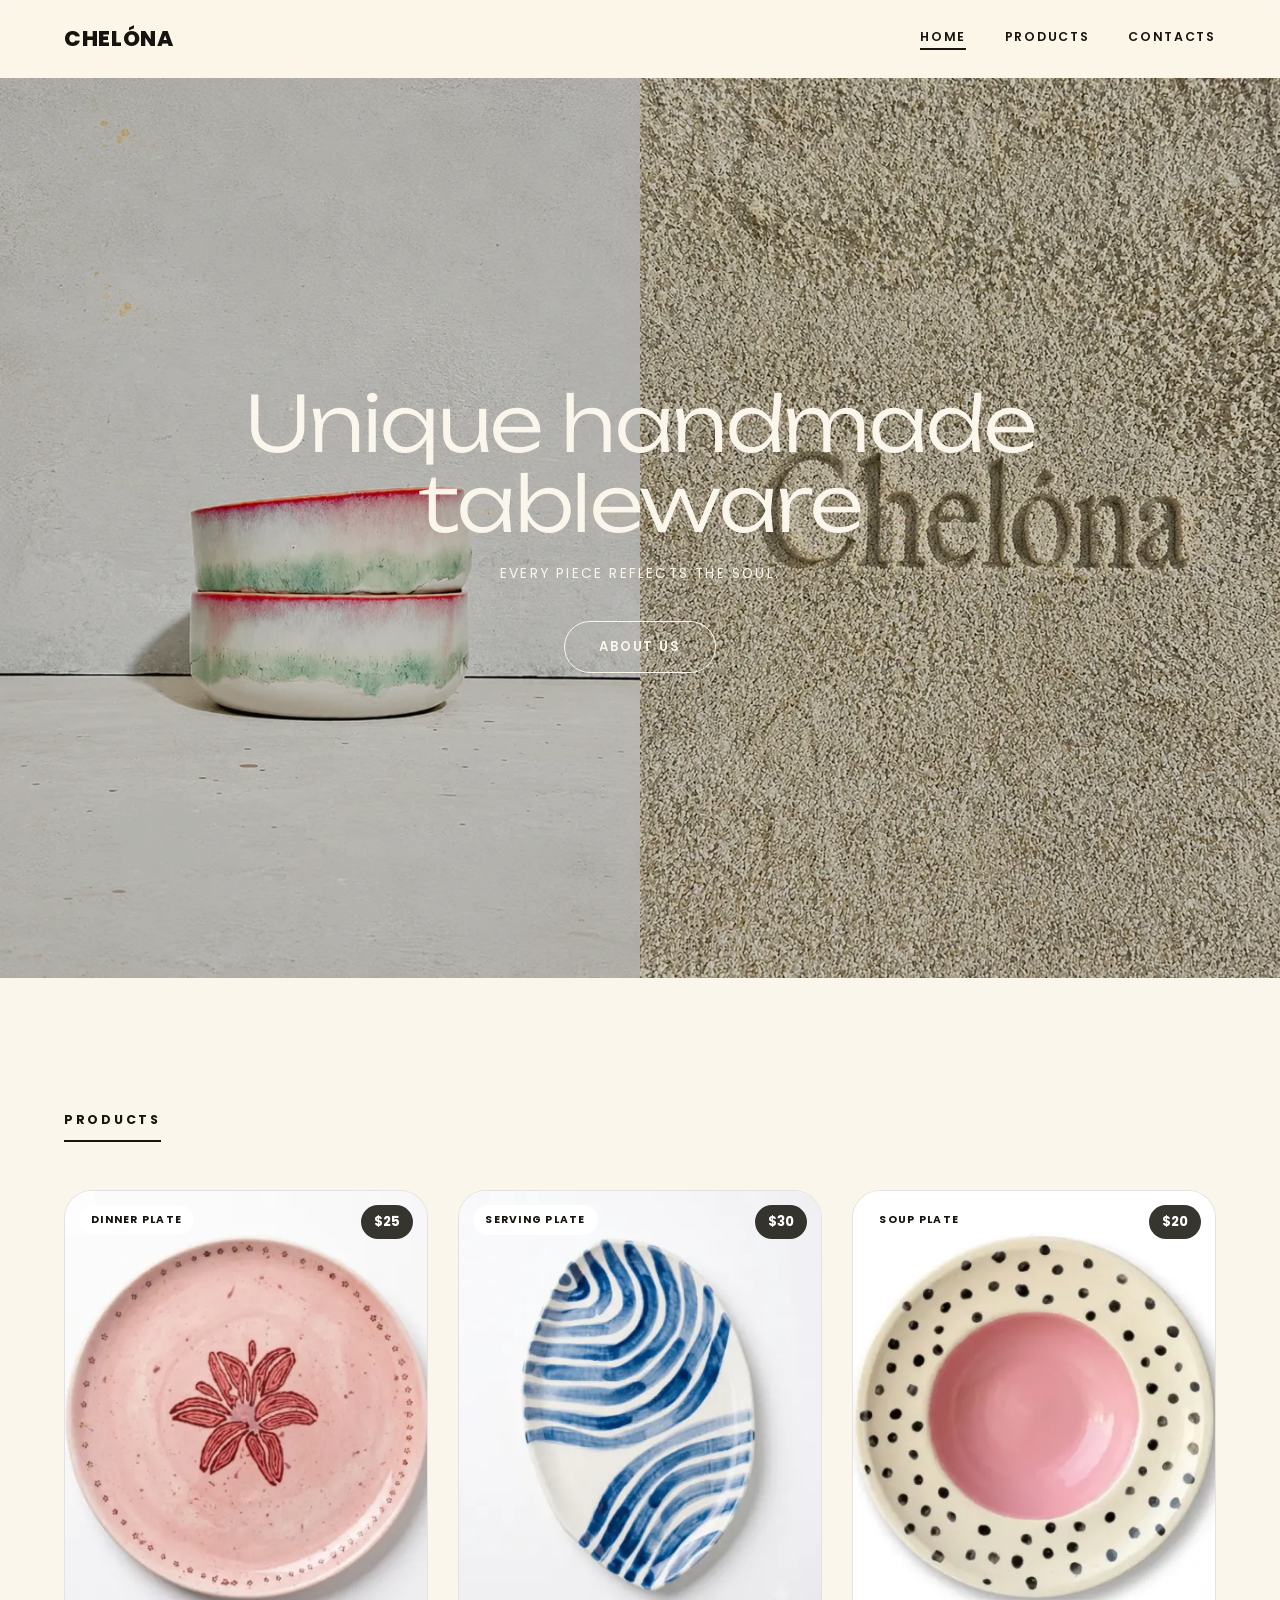
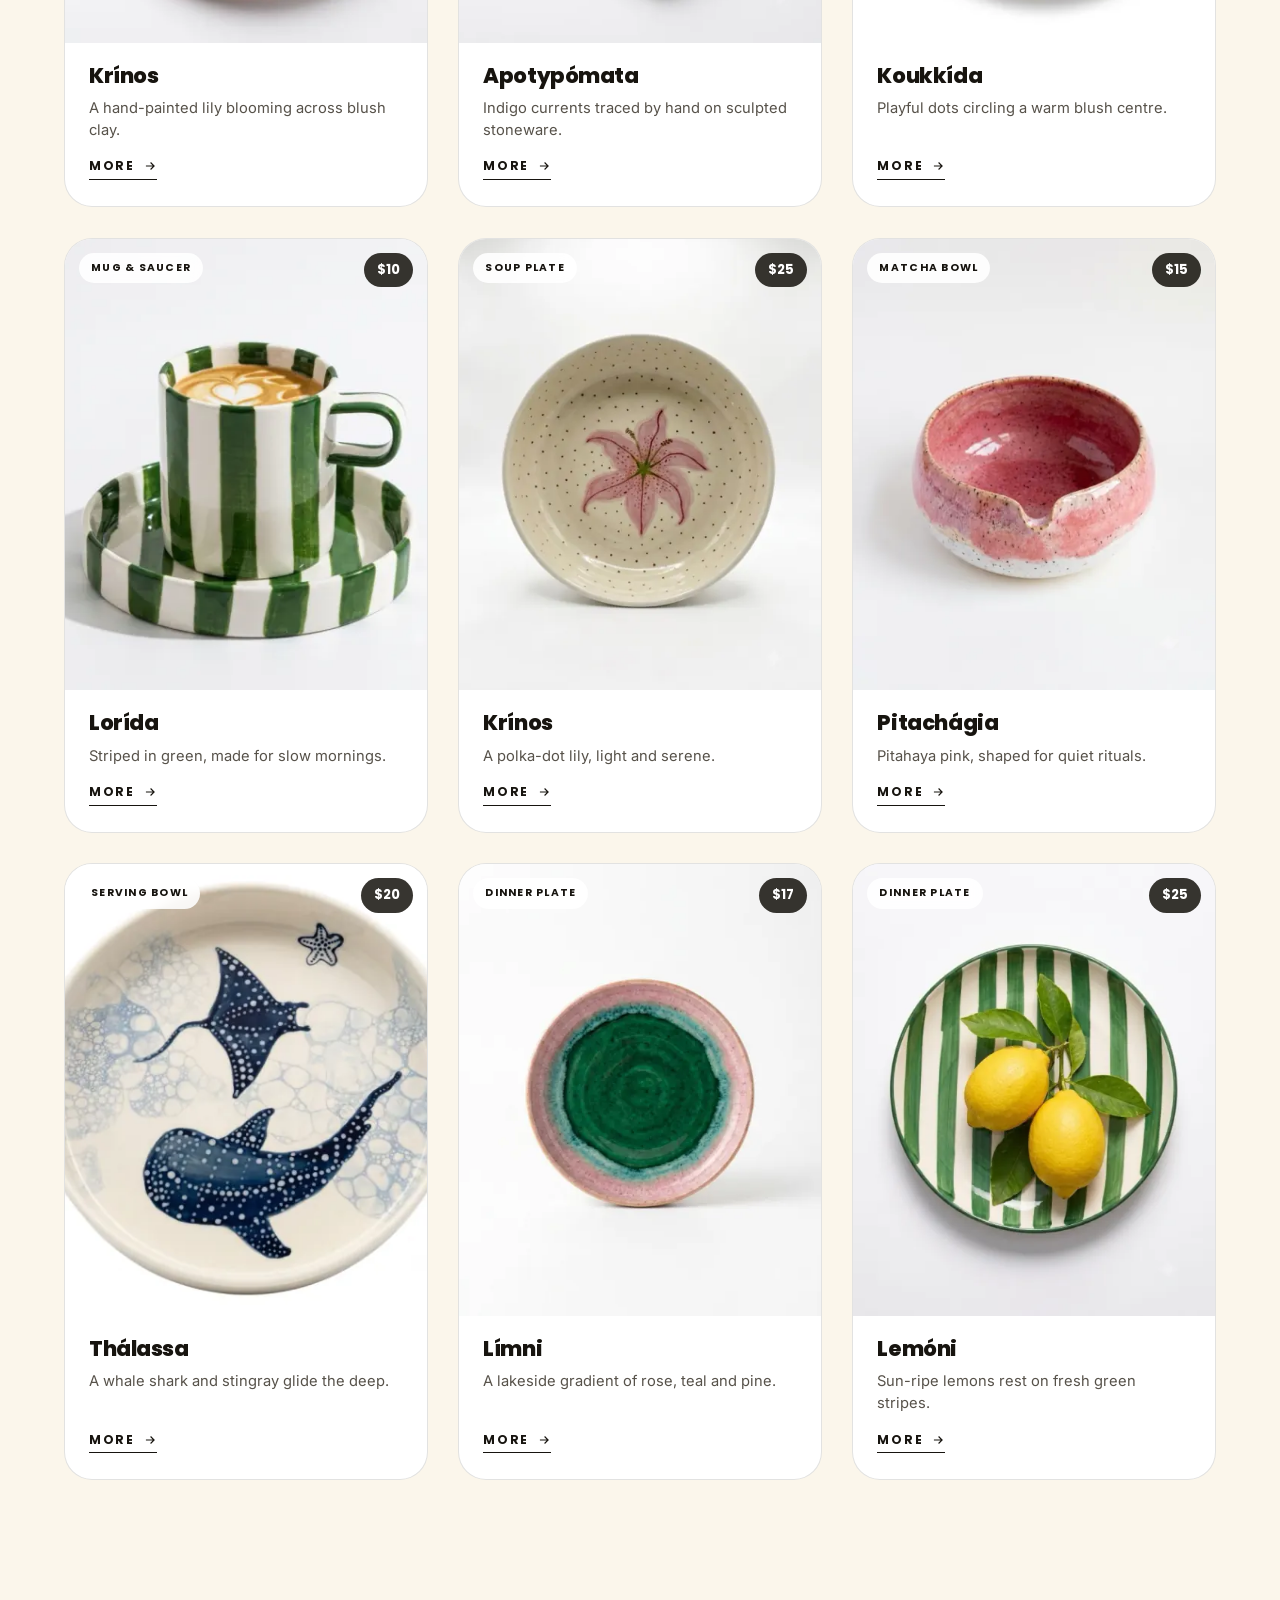
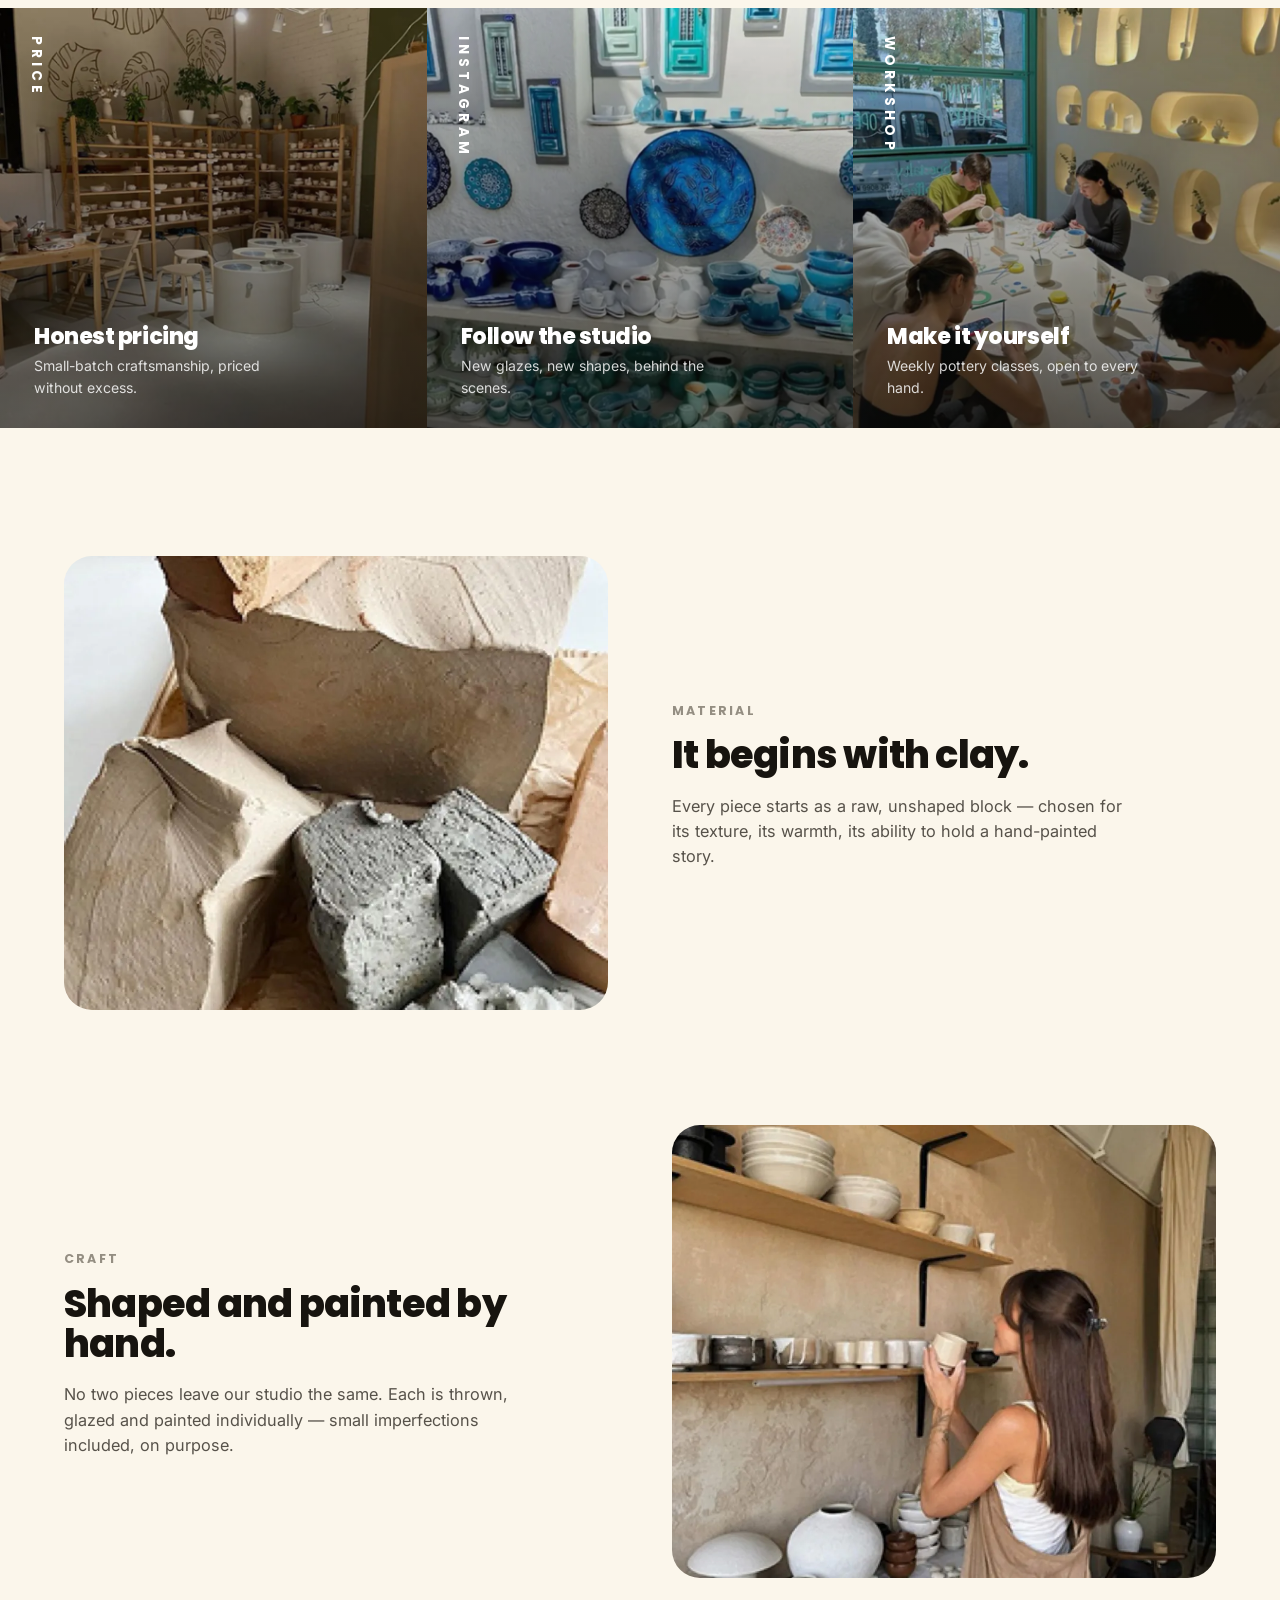
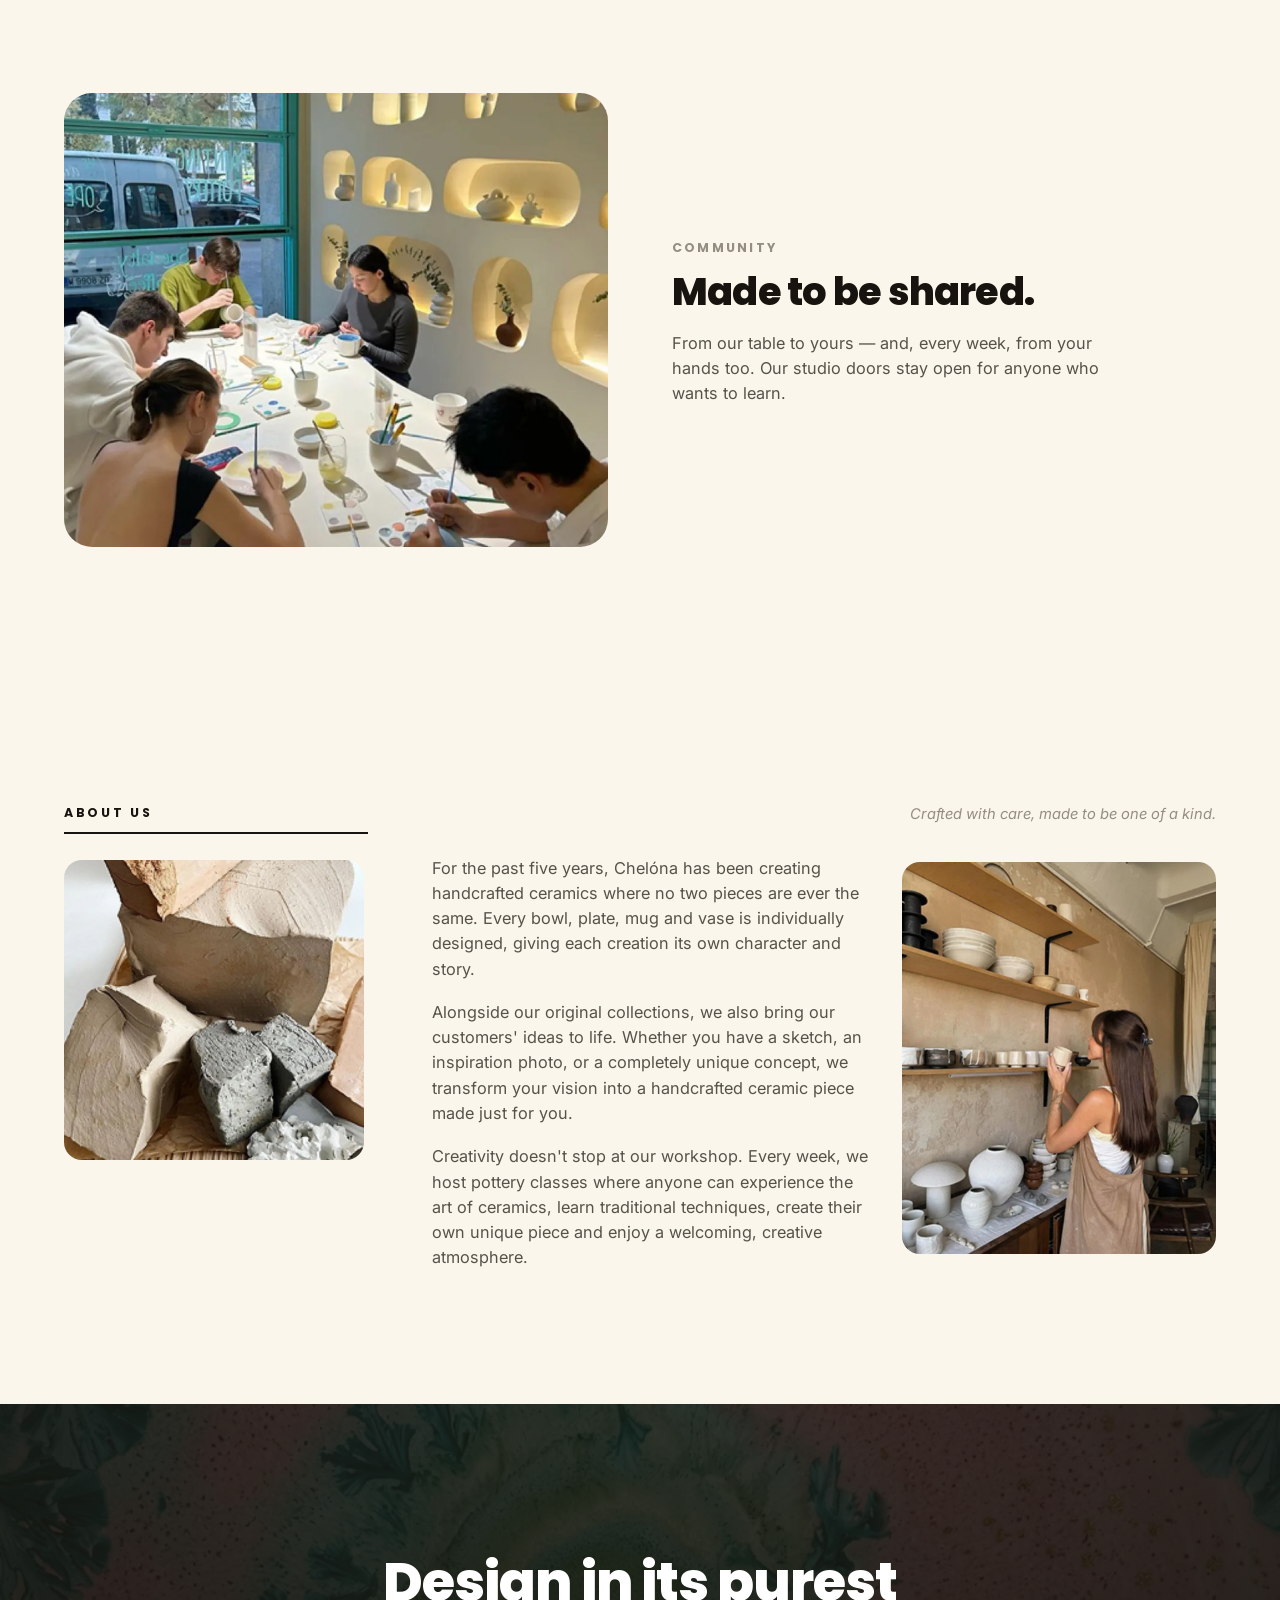
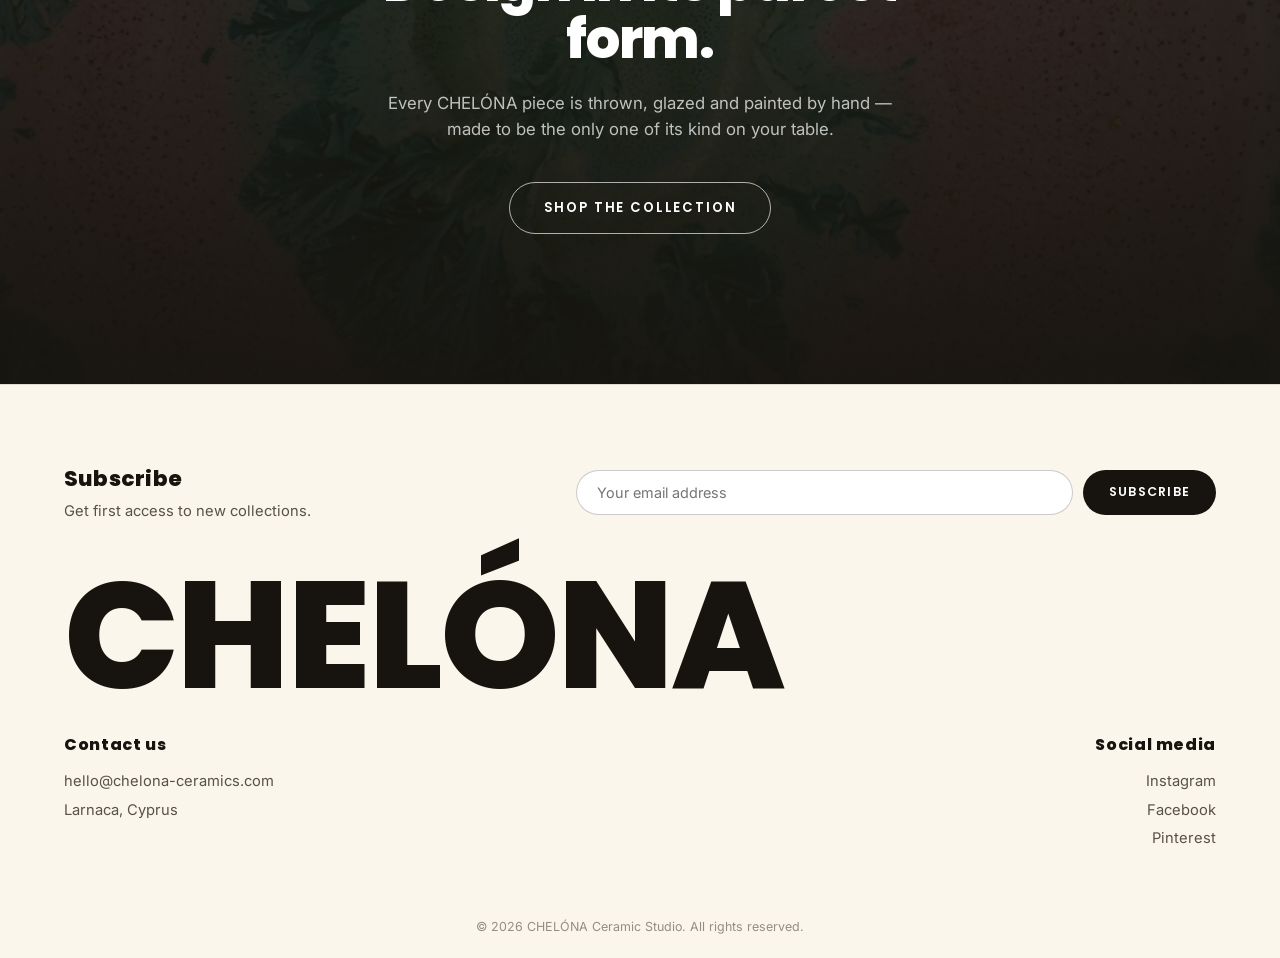
<file: index.html>
<!doctype html>
<html lang="en">
<head>
<meta charset="UTF-8">
<meta name="viewport" content="width=device-width, initial-scale=1">
<title>CHELÓNA — Luxury Handmade Ceramic Tableware</title>
<meta name="description" content="Discover CHELÓNA's luxury handmade ceramic tableware — hand-painted plates, bowls and cups, each piece one of a kind. Shop the collection.">
<link rel="canonical" href="https://www.chelona-ceramics.com/">

<!-- Open Graph -->
<meta property="og:type" content="website">
<meta property="og:site_name" content="CHELÓNA">
<meta property="og:title" content="CHELÓNA — Luxury Handmade Ceramic Tableware">
<meta property="og:description" content="Hand-painted ceramic plates, bowls and cups — every piece reflects the soul. Explore the CHELÓNA collection.">
<meta property="og:url" content="https://www.chelona-ceramics.com/">
<meta property="og:image" content="https://www.chelona-ceramics.com/assets/og-image.jpg">
<meta property="og:image:width" content="1200">
<meta property="og:image:height" content="630">

<!-- Twitter -->
<meta name="twitter:card" content="summary_large_image">
<meta name="twitter:title" content="CHELÓNA — Luxury Handmade Ceramic Tableware">
<meta name="twitter:description" content="Hand-painted ceramic plates, bowls and cups — every piece reflects the soul.">
<meta name="twitter:image" content="https://www.chelona-ceramics.com/assets/og-image.jpg">

<link rel="icon" href="/assets/favicon-32.png" sizes="32x32" type="image/png">
<link rel="apple-touch-icon" href="/assets/apple-touch-icon.png">

<link rel="preconnect" href="https://fonts.googleapis.com">
<link rel="preconnect" href="https://fonts.gstatic.com" crossorigin>
<!-- Load the Google Fonts stylesheet asynchronously so it never blocks
     first paint. display=swap renders text in the system fallback first,
     then swaps to Inter/Poppins with no visual difference in the result. -->
    <link rel="preconnect" href="https://fonts.googleapis.com">
<link rel="preconnect" href="https://fonts.gstatic.com" crossorigin>
<link href="https://fonts.googleapis.com/css2?family=Unbounded:wght@200..900&display=swap" rel="stylesheet">
<link rel="preload" as="style" href="https://fonts.googleapis.com/css2?family=Inter:wght@400;500;600;700&family=Poppins:wght@600;700;800&display=swap" onload="this.onload=null;this.rel='stylesheet'">
<noscript><link rel="stylesheet" href="https://fonts.googleapis.com/css2?family=Inter:wght@400;500;600;700&family=Poppins:wght@600;700;800&display=swap"></noscript>

<link rel="preload" type="image/webp" as="image" href="/assets/hero/hero-tableware.webp" fetchpriority="high">
<link rel="preload" type="image/webp" as="image" href="/assets/hero/hero-logo.webp" fetchpriority="high">
<link rel="stylesheet" href="/css/style.css?v=17">

<script type="application/ld+json">
{
  "@context": "https://schema.org",
  "@type": "Organization",
  "name": "CHELÓNA",
  "url": "https://www.chelona-ceramics.com/",
  "logo": "https://www.chelona-ceramics.com/assets/decor/turtle-logo.png",
  "sameAs": ["https://www.instagram.com/amarielbn?igsi=MTI4dDVxYmJ3NGdxbg%3D%3D&utm_source=qr"],
  "description": "CHELÓNA is a luxury ceramic studio handcrafting one-of-a-kind tableware — plates, bowls and cups painted and shaped by hand."
}
</script>
<script type="application/ld+json">
{
  "@context": "https://schema.org",
  "@type": "ItemList",
  "itemListElement": [
    {"@type":"ListItem","position":1,"url":"https://www.chelona-ceramics.com/product/krinos/","name":"Krínos Dinner Plate"},
    {"@type":"ListItem","position":2,"url":"https://www.chelona-ceramics.com/product/apotypomata/","name":"Apotypómata Serving Plate"},
    {"@type":"ListItem","position":3,"url":"https://www.chelona-ceramics.com/product/koukkida/","name":"Koukkída Soup Plate"},
    {"@type":"ListItem","position":4,"url":"https://www.chelona-ceramics.com/product/lorida/","name":"Lorída Mug & Saucer"},
    {"@type":"ListItem","position":5,"url":"https://www.chelona-ceramics.com/product/krinos-soup/","name":"Krínos Soup Plate"},
    {"@type":"ListItem","position":6,"url":"https://www.chelona-ceramics.com/product/pitachagia/","name":"Pitachágia Matcha Bowl"},
    {"@type":"ListItem","position":7,"url":"https://www.chelona-ceramics.com/product/thalassa/","name":"Thálassa Serving Bowl"},
    {"@type":"ListItem","position":8,"url":"https://www.chelona-ceramics.com/product/limni/","name":"Límni Dinner Plate"},
    {"@type":"ListItem","position":9,"url":"https://www.chelona-ceramics.com/product/lemoni/","name":"Lemóni Dinner Plate"}
  ]
}
</script>
</head>
<body>
<a class="skip-link" href="#main">Skip to content</a>

<header class="site-header">
  <a class="logo" href="/">CHELÓNA</a>
  <nav class="nav" aria-label="Primary">
    <a href="/" class="is-active">Home</a>
    <a href="#products">Products</a>
    <a href="#contact">Contacts</a>
  </nav>
</header>

<main id="main">

  <!-- HERO — split two-image composition with centred copy. -->
  <section class="hero" id="hero" aria-label="CHELÓNA — unique handmade tableware">
    <div class="hero-split" aria-hidden="true">
      <img class="hero-half" src="/assets/hero/hero-tableware.webp" alt="" fetchpriority="high" loading="eager" width="720" height="1040">
      <img class="hero-half" src="/assets/hero/hero-logo.webp" alt="" fetchpriority="high" loading="eager" width="720" height="1040">
    </div>
    <div class="hero-scrim" aria-hidden="true"></div>

    <div class="hero-inner">
      <div class="hero-copy">
        <h1>Unique handmade tableware</h1>
        <p class="sub">Every piece reflects the soul.</p>
        <div class="hero-actions">
          <a class="btn btn-hero" href="#about">About us</a>
        </div>
      </div>
    </div>
  </section>

  <!-- PRODUCTS -->
  <section class="section" id="products">
    <div class="container">
      <div class="section-head reveal">
        <span class="eyebrow">Products</span>
      </div>

      <div class="grid-products">

        <a class="card" href="/product/krinos/" style="view-transition-name:card-krinos">
          <div class="card-media" style="view-transition-name:img-krinos">
            <img src="/assets/products/thumb/krinos.webp" alt="Krínos hand-painted lily ceramic dinner plate in blush pink" loading="lazy" width="700" height="875">
          </div>
          <span class="card-tag">Dinner Plate</span>
          <span class="card-price">$25</span>
          <div class="card-body">
            <h3 style="view-transition-name:title-krinos">Krínos</h3>
            <p>A hand-painted lily blooming across blush clay.</p>
            <span class="card-more">More
              <svg viewBox="0 0 24 24" fill="none" stroke="currentColor" stroke-width="2"><path d="M5 12h14M13 6l6 6-6 6"/></svg>
            </span>
          </div>
        </a>

        <a class="card" href="/product/apotypomata/" style="view-transition-name:card-apotypomata">
          <div class="card-media" style="view-transition-name:img-apotypomata">
            <img src="/assets/products/thumb/apotypomata.webp" alt="Apotypómata hand-painted blue wave ceramic serving plate" loading="lazy" width="700" height="875">
          </div>
          <span class="card-tag">Serving Plate</span>
          <span class="card-price">$30</span>
          <div class="card-body">
            <h3 style="view-transition-name:title-apotypomata">Apotypómata</h3>
            <p>Indigo currents traced by hand on sculpted stoneware.</p>
            <span class="card-more">More
              <svg viewBox="0 0 24 24" fill="none" stroke="currentColor" stroke-width="2"><path d="M5 12h14M13 6l6 6-6 6"/></svg>
            </span>
          </div>
        </a>

        <a class="card" href="/product/koukkida/" style="view-transition-name:card-koukkida">
          <div class="card-media" style="view-transition-name:img-koukkida">
            <img src="/assets/products/thumb/koukkida.webp" alt="Koukkída polka-dot ceramic soup plate with blush pink centre" loading="lazy" width="700" height="875">
          </div>
          <span class="card-tag">Soup Plate</span>
          <span class="card-price">$20</span>
          <div class="card-body">
            <h3 style="view-transition-name:title-koukkida">Koukkída</h3>
            <p>Playful dots circling a warm blush centre.</p>
            <span class="card-more">More
              <svg viewBox="0 0 24 24" fill="none" stroke="currentColor" stroke-width="2"><path d="M5 12h14M13 6l6 6-6 6"/></svg>
            </span>
          </div>
        </a>

        <a class="card" href="/product/lorida/" style="view-transition-name:card-lorida">
          <div class="card-media" style="view-transition-name:img-lorida">
            <img src="/assets/products/thumb/lorida.webp" alt="Lorída green striped ceramic mug and saucer set" loading="lazy" width="700" height="875">
          </div>
          <span class="card-tag">Mug &amp; Saucer</span>
          <span class="card-price">$10</span>
          <div class="card-body">
            <h3 style="view-transition-name:title-lorida">Lorída</h3>
            <p>Striped in green, made for slow mornings.</p>
            <span class="card-more">More
              <svg viewBox="0 0 24 24" fill="none" stroke="currentColor" stroke-width="2"><path d="M5 12h14M13 6l6 6-6 6"/></svg>
            </span>
          </div>
        </a>

        <a class="card" href="/product/krinos-soup/" style="view-transition-name:card-krinos-soup">
          <div class="card-media" style="view-transition-name:img-krinos-soup">
            <img src="/assets/products/thumb/krinos-soup.webp" alt="Krínos polka-dot lily ceramic soup plate" loading="lazy" width="700" height="875">
          </div>
          <span class="card-tag">Soup Plate</span>
          <span class="card-price">$25</span>
          <div class="card-body">
            <h3 style="view-transition-name:title-krinos-soup">Krínos</h3>
            <p>A polka-dot lily, light and serene.</p>
            <span class="card-more">More
              <svg viewBox="0 0 24 24" fill="none" stroke="currentColor" stroke-width="2"><path d="M5 12h14M13 6l6 6-6 6"/></svg>
            </span>
          </div>
        </a>

        <a class="card" href="/product/pitachagia/" style="view-transition-name:card-pitachagia">
          <div class="card-media" style="view-transition-name:img-pitachagia">
            <img src="/assets/products/thumb/pitachagia.webp" alt="Pitachágia pink ceramic matcha bowl with pouring spout" loading="lazy" width="700" height="875">
          </div>
          <span class="card-tag">Matcha Bowl</span>
          <span class="card-price">$15</span>
          <div class="card-body">
            <h3 style="view-transition-name:title-pitachagia">Pitachágia</h3>
            <p>Pitahaya pink, shaped for quiet rituals.</p>
            <span class="card-more">More
              <svg viewBox="0 0 24 24" fill="none" stroke="currentColor" stroke-width="2"><path d="M5 12h14M13 6l6 6-6 6"/></svg>
            </span>
          </div>
        </a>

        <a class="card" href="/product/thalassa/" style="view-transition-name:card-thalassa">
          <div class="card-media" style="view-transition-name:img-thalassa">
            <img src="/assets/products/thumb/thalassa.webp" alt="Thálassa hand-painted whale shark and stingray ceramic serving bowl" loading="lazy" width="700" height="875">
          </div>
          <span class="card-tag">Serving Bowl</span>
          <span class="card-price">$20</span>
          <div class="card-body">
            <h3 style="view-transition-name:title-thalassa">Thálassa</h3>
            <p>A whale shark and stingray glide the deep.</p>
            <span class="card-more">More
              <svg viewBox="0 0 24 24" fill="none" stroke="currentColor" stroke-width="2"><path d="M5 12h14M13 6l6 6-6 6"/></svg>
            </span>
          </div>
        </a>

        <a class="card" href="/product/limni/" style="view-transition-name:card-limni">
          <div class="card-media" style="view-transition-name:img-limni">
            <img src="/assets/products/thumb/limni.webp" alt="Límni ceramic dinner plate with rose, teal and pine glaze gradient" loading="lazy" width="700" height="875">
          </div>
          <span class="card-tag">Dinner Plate</span>
          <span class="card-price">$17</span>
          <div class="card-body">
            <h3 style="view-transition-name:title-limni">Límni</h3>
            <p>A lakeside gradient of rose, teal and pine.</p>
            <span class="card-more">More
              <svg viewBox="0 0 24 24" fill="none" stroke="currentColor" stroke-width="2"><path d="M5 12h14M13 6l6 6-6 6"/></svg>
            </span>
          </div>
        </a>

        <a class="card" href="/product/lemoni/" style="view-transition-name:card-lemoni">
          <div class="card-media" style="view-transition-name:img-lemoni">
            <img src="/assets/products/thumb/lemoni.webp" alt="Lemóni ceramic dinner plate with green stripes and lemon motif" loading="lazy" width="700" height="875">
          </div>
          <span class="card-tag">Dinner Plate</span>
          <span class="card-price">$25</span>
          <div class="card-body">
            <h3 style="view-transition-name:title-lemoni">Lemóni</h3>
            <p>Sun-ripe lemons rest on fresh green stripes.</p>
            <span class="card-more">More
              <svg viewBox="0 0 24 24" fill="none" stroke="currentColor" stroke-width="2"><path d="M5 12h14M13 6l6 6-6 6"/></svg>
            </span>
          </div>
        </a>

      </div>
    </div>
  </section>

  <!-- VALUE BAND -->
  <section class="value-band">
    <a class="value-panel" href="#products">
      <img src="/assets/about/workshop-shelf.webp" alt="CHELÓNA ceramic studio interior with shelves of handmade tableware" loading="lazy">
      <span class="vp-label">Price</span>
      <div class="vp-inner">
        <h4>Honest pricing</h4>
        <p>Small-batch craftsmanship, priced without excess.</p>
      </div>
    </a>
    <a class="value-panel" href="https://www.instagram.com/amarielbn?igsi=MTI4dDVxYmJ3NGdxbg%3D%3D&amp;utm_source=qr" target="_blank" rel="noopener">
      <img src="/assets/about/market-display.webp" alt="Shelves of blue and teal handmade ceramic tableware" loading="lazy">
      <span class="vp-label">Instagram</span>
      <div class="vp-inner">
        <h4>Follow the studio</h4>
        <p>New glazes, new shapes, behind the scenes.</p>
      </div>
    </a>
    <a class="value-panel" href="#about">
      <img src="/assets/about/studio-class.webp" alt="Guests hand-painting ceramics together at the CHELÓNA workshop" loading="lazy">
      <span class="vp-label">Workshop</span>
      <div class="vp-inner">
        <h4>Make it yourself</h4>
        <p>Weekly pottery classes, open to every hand.</p>
      </div>
    </a>
  </section>

  <!-- STORYTELLING -->
  <section class="section">
    <div class="container">

      <div class="story-row reveal">
        <div class="story-media">
          <img src="/assets/about/raw-clay.webp" alt="Blocks of raw stoneware clay used at the CHELÓNA studio" loading="lazy" width="1000" height="833">
        </div>
        <div class="story-copy">
          <span class="kicker">Material</span>
          <h3>It begins with clay.</h3>
          <p>Every piece starts as a raw, unshaped block — chosen for its texture, its warmth, its ability to hold a hand-painted story.</p>
        </div>
      </div>

      <div class="story-row reverse reveal">
        <div class="story-media">
          <img src="/assets/about/workshop-candid.webp" alt="Ceramicist reaching for handmade tableware on studio shelving" loading="lazy" width="1000" height="1250">
        </div>
        <div class="story-copy">
          <span class="kicker">Craft</span>
          <h3>Shaped and painted by hand.</h3>
          <p>No two pieces leave our studio the same. Each is thrown, glazed and painted individually — small imperfections included, on purpose.</p>
        </div>
      </div>

      <div class="story-row reveal">
        <div class="story-media">
          <img src="/assets/about/studio-class.webp" alt="Community pottery painting class at the CHELÓNA studio" loading="lazy" width="1000" height="833">
        </div>
        <div class="story-copy">
          <span class="kicker">Community</span>
          <h3>Made to be shared.</h3>
          <p>From our table to yours — and, every week, from your hands too. Our studio doors stay open for anyone who wants to learn.</p>
        </div>
      </div>

    </div>
  </section>

  <!-- ABOUT -->
  <section class="section" id="about">
    <div class="container">
      <div class="about-grid reveal">
        <div class="about-col-left">
          <span class="eyebrow">About us</span>
          <div class="about-media-a">
            <img src="/assets/about/raw-clay.webp" alt="Raw clay blocks prepared for hand-thrown ceramics" loading="lazy" width="800" height="800">
          </div>
        </div>

        <div class="about-col-right">
          <p class="tagline">Crafted with care, made to be one of a kind.</p>
          <div class="about-copy-block">
            <div class="about-media-b">
              <img src="/assets/about/workshop-candid.webp" alt="Ceramicist selecting handmade tableware from studio shelving" loading="lazy" width="800" height="1000">
            </div>
            <p>For the past five years, Chelóna has been creating handcrafted ceramics where no two pieces are ever the same. Every bowl, plate, mug and vase is individually designed, giving each creation its own character and story.</p>
            <p>Alongside our original collections, we also bring our customers' ideas to life. Whether you have a sketch, an inspiration photo, or a completely unique concept, we transform your vision into a handcrafted ceramic piece made just for you.</p>
            <p>Creativity doesn't stop at our workshop. Every week, we host pottery classes where anyone can experience the art of ceramics, learn traditional techniques, create their own unique piece and enjoy a welcoming, creative atmosphere.</p>
          </div>
        </div>
      </div>
    </div>
  </section>

  <!-- FINAL CTA -->
  <section class="cta" style="--cta-bg:url('/assets/backgrounds/limni-bg.webp')">
    <h2>Design in its purest form.</h2>
    <p>Every CHELÓNA piece is thrown, glazed and painted by hand — made to be the only one of its kind on your table.</p>
    <a class="btn btn-light" href="#products">Shop the collection</a>
  </section>

</main>

<footer class="footer" id="contact">
  <div class="footer-inner">

    <!-- Top: subscribe bar (prompt text left, form right) -->
    <div class="footer-subscribe">
      <div class="footer-subscribe-text">
        <h5>Subscribe</h5>
        <p>Get first access to new collections.</p>
      </div>
      <form class="subscribe-form">
        <label class="visually-hidden" for="newsletter-email">Email address</label>
        <input id="newsletter-email" type="email" required placeholder="Your email address">
        <button type="submit">Subscribe</button>
      </form>
    </div>


    <!-- Big brand wordmark -->
    <div class="footer-brand"><span class="logo">CHELÓNA</span></div>

    <!-- Bottom: link groups -->
    <div class="footer-bottom">
      <div class="footer-col">
        <h5>Contact us</h5>
        <a href="mailto:hello@chelona-ceramics.com">hello@chelona-ceramics.com</a>
        <p>Larnaca, Cyprus</p>
      </div>
      <div class="footer-col">
        <h5>Social media</h5>
        <a href="https://www.instagram.com/amarielbn?igsi=MTI4dDVxYmJ3NGdxbg%3D%3D&amp;utm_source=qr" target="_blank" rel="noopener">Instagram</a>
        <a href="https://www.instagram.com/amarielbn?igsi=MTI4dDVxYmJ3NGdxbg%3D%3D&amp;utm_source=qr" target="_blank" rel="noopener">Facebook</a>
        <a href="https://www.instagram.com/amarielbn?igsi=MTI4dDVxYmJ3NGdxbg%3D%3D&amp;utm_source=qr" target="_blank" rel="noopener">Pinterest</a>
      </div>
    </div>

  </div>
</footer>
<p class="legal-bar">© 2026 CHELÓNA Ceramic Studio. All rights reserved.</p>

<script defer src="/js/main.js?v=17"></script>
</body>
</html>
</file>
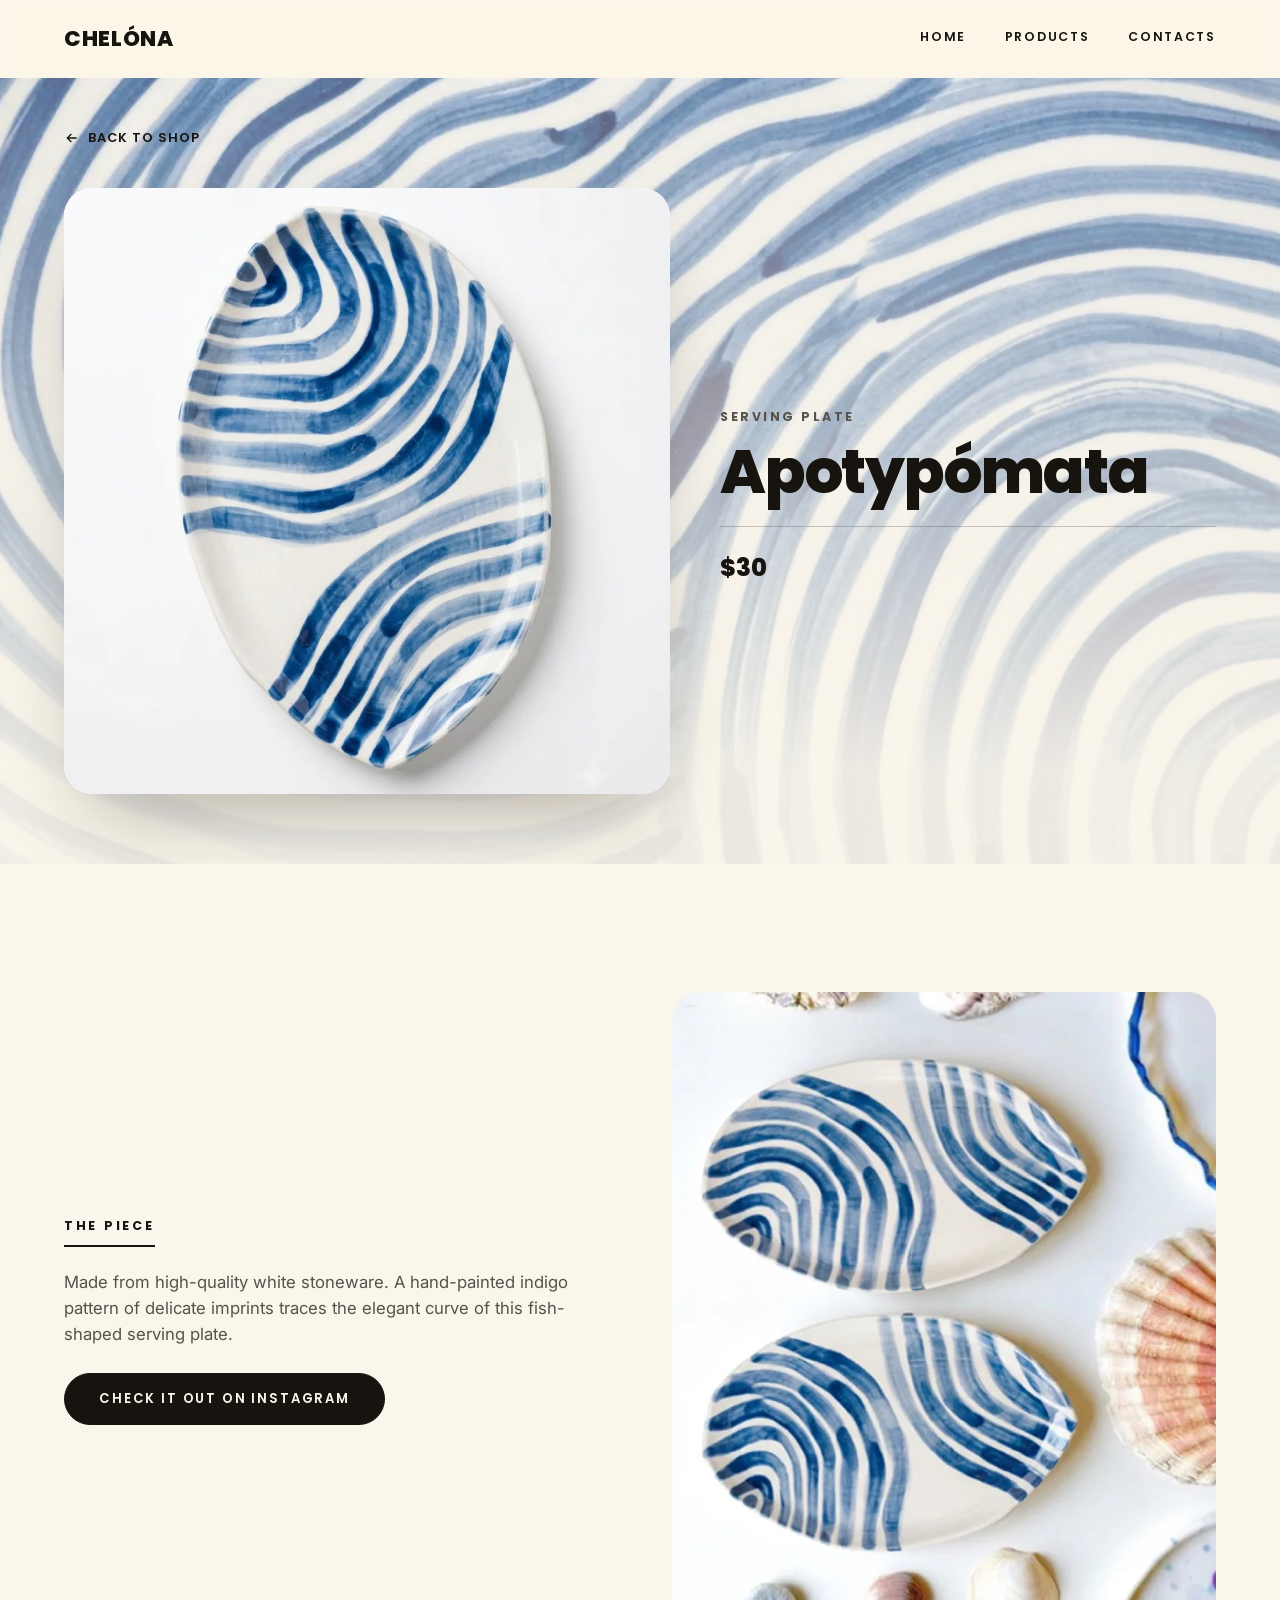
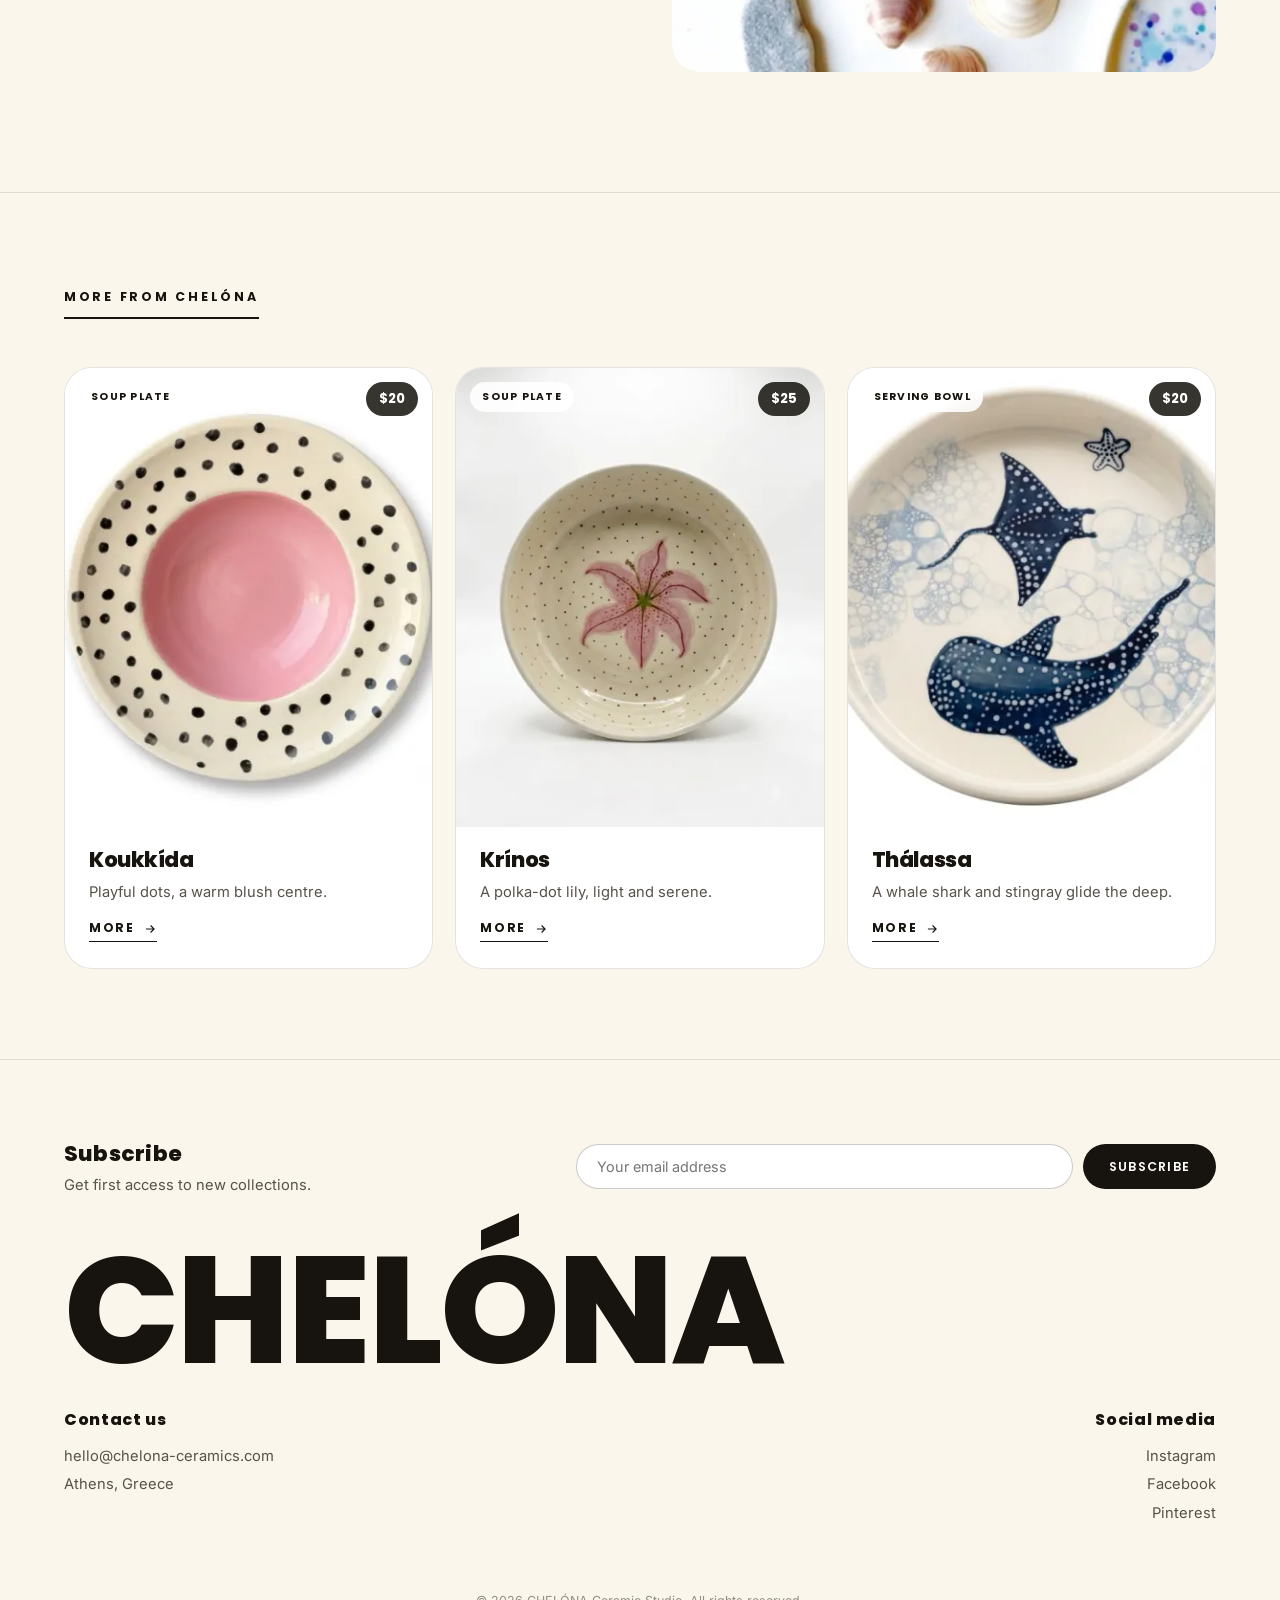
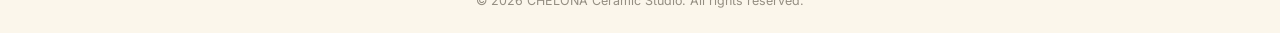
<file: product/apotypomata/index.html>
<!doctype html>
<html lang="en">
<head>
<meta charset="UTF-8">
<meta name="viewport" content="width=device-width, initial-scale=1">
<title>Apotypómata — Serving Plate | CHELÓNA</title>
<meta name="description" content="Apotypómata: a hand-painted blue wave serving plate in luxury stoneware. Custom ceramic tableware crafted by the CHELÓNA studio.">
<link rel="canonical" href="https://www.chelona-ceramics.com/product/apotypomata/">

<meta property="og:type" content="product">
<meta property="og:site_name" content="CHELÓNA">
<meta property="og:title" content="Apotypómata — Serving Plate | CHELÓNA">
<meta property="og:description" content="Apotypómata: a hand-painted blue wave serving plate in luxury stoneware. Custom ceramic tableware crafted by the CHELÓNA studio.">
<meta property="og:url" content="https://www.chelona-ceramics.com/product/apotypomata/">
<meta property="og:image" content="https://www.chelona-ceramics.com/assets/products/apotypomata.jpg">
<meta property="og:image:width" content="1400">
<meta property="og:image:height" content="1400">

<meta name="twitter:card" content="summary_large_image">
<meta name="twitter:title" content="Apotypómata — Serving Plate | CHELÓNA">
<meta name="twitter:description" content="Apotypómata: a hand-painted blue wave serving plate in luxury stoneware. Custom ceramic tableware crafted by the CHELÓNA studio.">
<meta name="twitter:image" content="https://www.chelona-ceramics.com/assets/products/apotypomata.jpg">

<link rel="icon" href="/assets/favicon-32.png" sizes="32x32" type="image/png">
<link rel="apple-touch-icon" href="/assets/apple-touch-icon.png">

<link rel="preconnect" href="https://fonts.googleapis.com">
<link rel="preconnect" href="https://fonts.gstatic.com" crossorigin>
<link rel="preload" as="style" href="https://fonts.googleapis.com/css2?family=Inter:wght@400;500;600;700&family=Poppins:wght@600;700;800&display=swap" onload="this.onload=null;this.rel='stylesheet'">
<noscript><link rel="stylesheet" href="https://fonts.googleapis.com/css2?family=Inter:wght@400;500;600;700&family=Poppins:wght@600;700;800&display=swap"></noscript>

<link rel="preload" type="image/webp" as="image" href="/assets/products/apotypomata.webp" fetchpriority="high">
<link rel="stylesheet" href="/css/style.css?v=17">

<script type="application/ld+json">
{
  "@context": "https://schema.org",
  "@type": "Product",
  "name": "Apotypómata Serving Plate",
  "image": "https://www.chelona-ceramics.com/assets/products/apotypomata.jpg",
  "description": "Made from high-quality white stoneware. A hand-painted indigo pattern of delicate imprints traces the elegant curve of this fish-shaped serving plate.",
  "brand": {"@type":"Brand","name":"CHELÓNA"},
  "offers": {
    "@type": "Offer",
    "url": "https://www.chelona-ceramics.com/product/apotypomata/",
    "priceCurrency": "USD",
    "price": "30",
    "availability": "https://schema.org/InStock"
  }
}
</script>
</head>
<body>
<a class="skip-link" href="#main">Skip to content</a>

<header class="site-header">
  <a class="logo" href="/">CHELÓNA</a>
  <nav class="nav" aria-label="Primary">
    <a href="/">Home</a>
    <a href="/#products">Products</a>
    <a href="/#contact">Contacts</a>
  </nav>
</header>

<main id="main">
  <section class="product-hero">
    <div class="backdrop" style="--pattern:url('/assets/backgrounds/apotypomata-pattern.webp')" aria-hidden="true"></div>
    <div class="shade" aria-hidden="true"></div>

    <a class="back-link" href="/#products">
      <svg viewBox="0 0 24 24" fill="none" stroke="currentColor" stroke-width="2"><path d="M19 12H5M11 6l-6 6 6 6"/></svg>
      Back to shop
    </a>

    <div class="product-hero-inner">
      <div class="product-figure" style="view-transition-name:img-apotypomata">
        <img src="/assets/products/apotypomata.webp" alt="Apotypómata hand-painted blue wave ceramic serving plate" width="1400" height="1400" fetchpriority="high">
      </div>
      <div class="product-info">
        <p class="kind">Serving Plate</p>
        <h1 style="view-transition-name:title-apotypomata">Apotypómata</h1>
        <div class="price-row">
          <span class="price">$30</span>
        </div>
      </div>
    </div>
  </section>

  <section class="product-detail">
    <div class="detail-grid reveal">
      <div class="detail-copy">
        <span class="eyebrow">The piece</span>
        <p style="margin-top:22px;">Made from high-quality white stoneware. A hand-painted indigo pattern of delicate imprints traces the elegant curve of this fish-shaped serving plate.</p>
        <a class="btn btn-solid" href="https://www.instagram.com/amarielbn?igsi=MTI4dDVxYmJ3NGdxbg%3D%3D&amp;utm_source=qr" target="_blank" rel="noopener">Check it out on Instagram</a>
      </div>
      <div class="detail-media">
        <img src="/assets/lifestyle/apotypomata.webp" alt="Apotypómata styled on the CHELÓNA table" loading="lazy" width="1000" height="1250">
      </div>
    </div>
  </section>

  <section class="more-strip">
    <div class="container">
      <div class="section-head reveal">
        <span class="eyebrow">More from CHELÓNA</span>
      </div>
      <div class="more-grid">
        <a class="card" href="/product/koukkida/" style="view-transition-name:card-koukkida">
          <div class="card-media" style="view-transition-name:img-koukkida">
            <img src="/assets/products/thumb/koukkida.webp" alt="Koukkída polka-dot ceramic soup plate with blush pink centre" loading="lazy" width="700" height="875">
          </div>
          <span class="card-tag">Soup Plate</span>
          <span class="card-price">$20</span>
          <div class="card-body">
            <h3 style="view-transition-name:title-koukkida">Koukkída</h3>
            <p>Playful dots, a warm blush centre.</p>
            <span class="card-more">More
              <svg viewBox="0 0 24 24" fill="none" stroke="currentColor" stroke-width="2"><path d="M5 12h14M13 6l6 6-6 6"/></svg>
            </span>
          </div>
        </a>
        <a class="card" href="/product/krinos-soup/" style="view-transition-name:card-krinos-soup">
          <div class="card-media" style="view-transition-name:img-krinos-soup">
            <img src="/assets/products/thumb/krinos-soup.webp" alt="Krínos polka-dot lily ceramic soup plate" loading="lazy" width="700" height="875">
          </div>
          <span class="card-tag">Soup Plate</span>
          <span class="card-price">$25</span>
          <div class="card-body">
            <h3 style="view-transition-name:title-krinos-soup">Krínos</h3>
            <p>A polka-dot lily, light and serene.</p>
            <span class="card-more">More
              <svg viewBox="0 0 24 24" fill="none" stroke="currentColor" stroke-width="2"><path d="M5 12h14M13 6l6 6-6 6"/></svg>
            </span>
          </div>
        </a>
        <a class="card" href="/product/thalassa/" style="view-transition-name:card-thalassa">
          <div class="card-media" style="view-transition-name:img-thalassa">
            <img src="/assets/products/thumb/thalassa.webp" alt="Thálassa hand-painted whale shark and stingray ceramic serving bowl" loading="lazy" width="700" height="875">
          </div>
          <span class="card-tag">Serving Bowl</span>
          <span class="card-price">$20</span>
          <div class="card-body">
            <h3 style="view-transition-name:title-thalassa">Thálassa</h3>
            <p>A whale shark and stingray glide the deep.</p>
            <span class="card-more">More
              <svg viewBox="0 0 24 24" fill="none" stroke="currentColor" stroke-width="2"><path d="M5 12h14M13 6l6 6-6 6"/></svg>
            </span>
          </div>
        </a>
      </div>
    </div>
  </section>
</main>

<footer class="footer" id="contact">
  <div class="footer-inner">

    <!-- Top: subscribe bar (prompt text left, form right) -->
    <div class="footer-subscribe">
      <div class="footer-subscribe-text">
        <h5>Subscribe</h5>
        <p>Get first access to new collections.</p>
      </div>
      <form class="subscribe-form">
        <label class="visually-hidden" for="newsletter-email">Email address</label>
        <input id="newsletter-email" type="email" required placeholder="Your email address">
        <button type="submit">Subscribe</button>
      </form>
    </div>


    <!-- Big brand wordmark -->
    <div class="footer-brand"><span class="logo">CHELÓNA</span></div>

    <!-- Bottom: link groups -->
    <div class="footer-bottom">
      <div class="footer-col">
        <h5>Contact us</h5>
        <a href="mailto:hello@chelona-ceramics.com">hello@chelona-ceramics.com</a>
        <p>Athens, Greece</p>
      </div>
      <div class="footer-col">
        <h5>Social media</h5>
        <a href="https://www.instagram.com/amarielbn?igsi=MTI4dDVxYmJ3NGdxbg%3D%3D&amp;utm_source=qr" target="_blank" rel="noopener">Instagram</a>
        <a href="https://www.instagram.com/amarielbn?igsi=MTI4dDVxYmJ3NGdxbg%3D%3D&amp;utm_source=qr" target="_blank" rel="noopener">Facebook</a>
        <a href="https://www.instagram.com/amarielbn?igsi=MTI4dDVxYmJ3NGdxbg%3D%3D&amp;utm_source=qr" target="_blank" rel="noopener">Pinterest</a>
      </div>
    </div>

  </div>
</footer>
<p class="legal-bar">© 2026 CHELÓNA Ceramic Studio. All rights reserved.</p>

<script defer src="/js/main.js?v=17"></script>
</body>
</html>
</file>
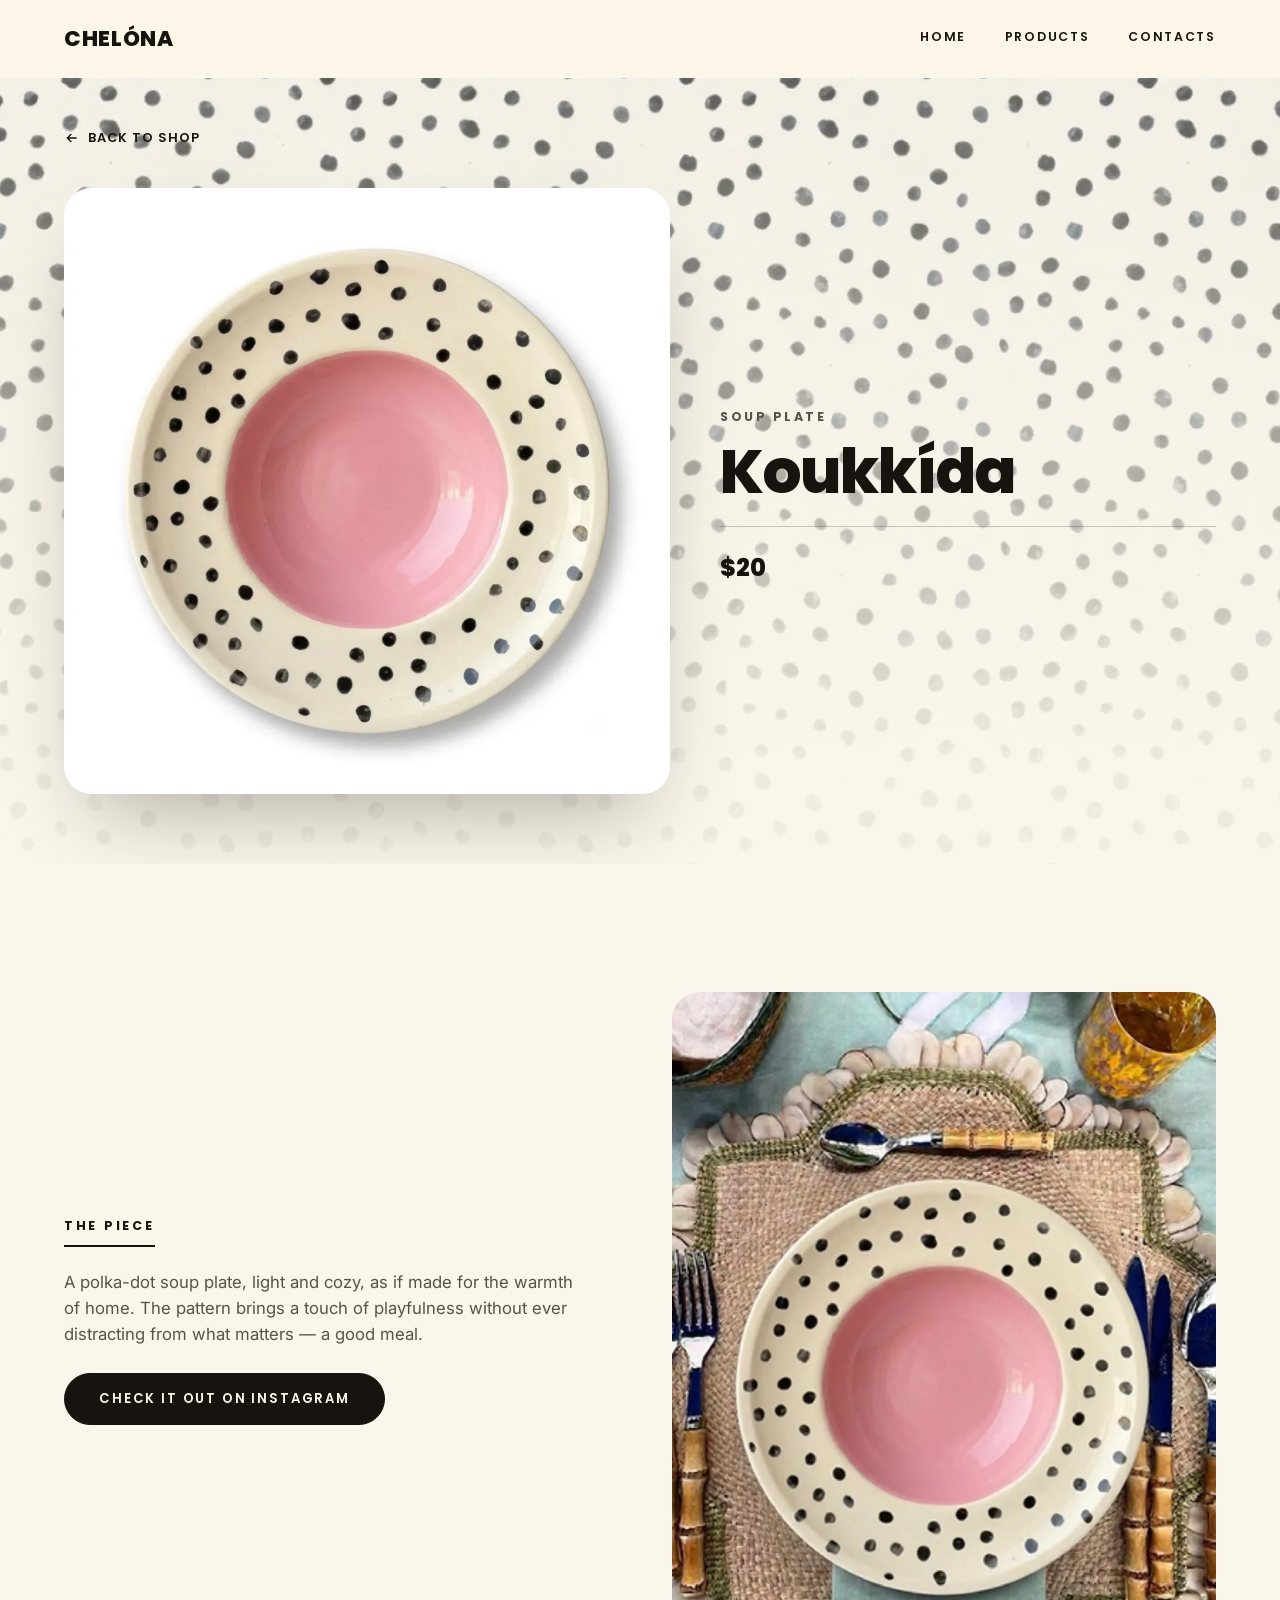
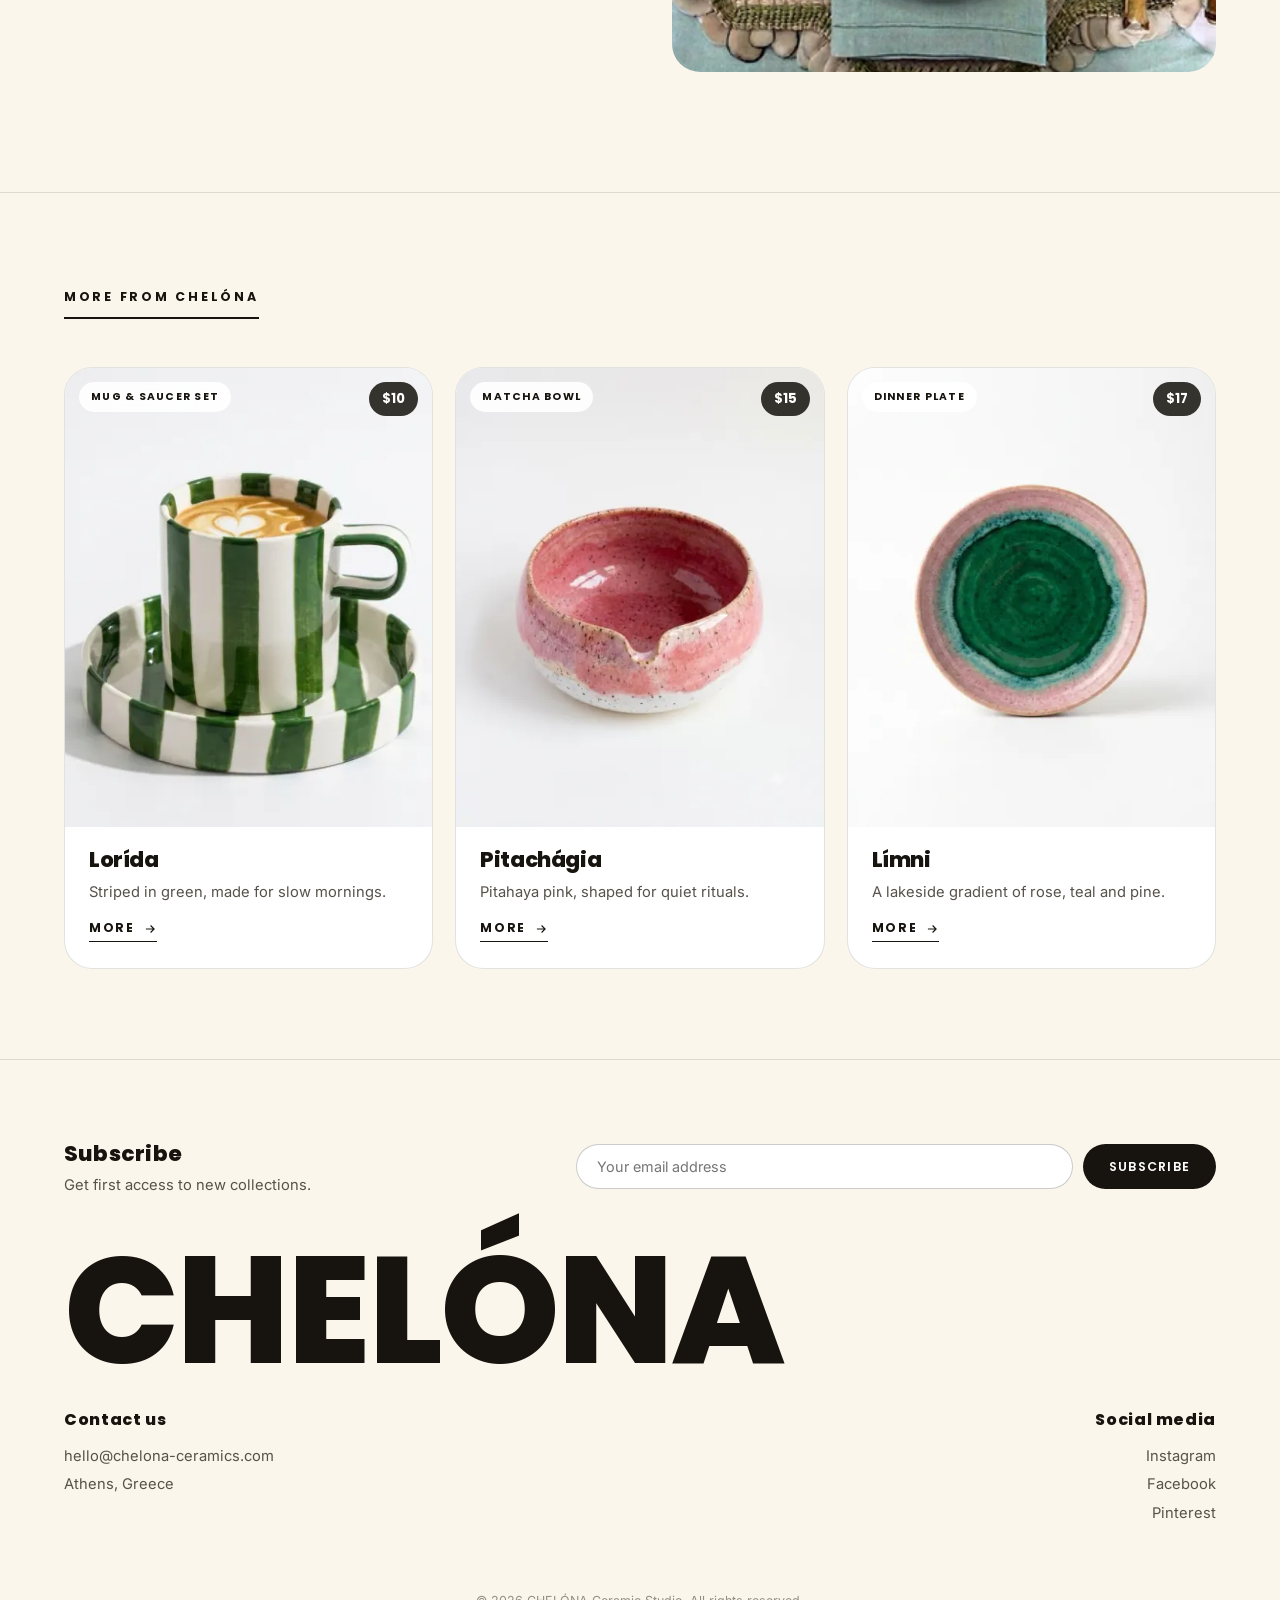
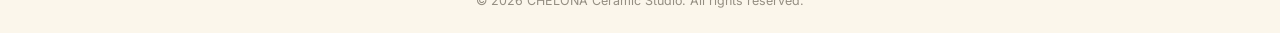
<file: product/koukkida/index.html>
<!doctype html>
<html lang="en">
<head>
<meta charset="UTF-8">
<meta name="viewport" content="width=device-width, initial-scale=1">
<title>Koukkída — Soup Plate | CHELÓNA</title>
<meta name="description" content="Koukkída: a luxury polka-dot ceramic soup plate with a blush pink centre. Handcrafted custom ceramic tableware, one of a kind.">
<link rel="canonical" href="https://www.chelona-ceramics.com/product/koukkida/">

<meta property="og:type" content="product">
<meta property="og:site_name" content="CHELÓNA">
<meta property="og:title" content="Koukkída — Soup Plate | CHELÓNA">
<meta property="og:description" content="Koukkída: a luxury polka-dot ceramic soup plate with a blush pink centre. Handcrafted custom ceramic tableware, one of a kind.">
<meta property="og:url" content="https://www.chelona-ceramics.com/product/koukkida/">
<meta property="og:image" content="https://www.chelona-ceramics.com/assets/products/koukkida.jpg">
<meta property="og:image:width" content="1400">
<meta property="og:image:height" content="1400">

<meta name="twitter:card" content="summary_large_image">
<meta name="twitter:title" content="Koukkída — Soup Plate | CHELÓNA">
<meta name="twitter:description" content="Koukkída: a luxury polka-dot ceramic soup plate with a blush pink centre. Handcrafted custom ceramic tableware, one of a kind.">
<meta name="twitter:image" content="https://www.chelona-ceramics.com/assets/products/koukkida.jpg">

<link rel="icon" href="/assets/favicon-32.png" sizes="32x32" type="image/png">
<link rel="apple-touch-icon" href="/assets/apple-touch-icon.png">

<link rel="preconnect" href="https://fonts.googleapis.com">
<link rel="preconnect" href="https://fonts.gstatic.com" crossorigin>
<link rel="preload" as="style" href="https://fonts.googleapis.com/css2?family=Inter:wght@400;500;600;700&family=Poppins:wght@600;700;800&display=swap" onload="this.onload=null;this.rel='stylesheet'">
<noscript><link rel="stylesheet" href="https://fonts.googleapis.com/css2?family=Inter:wght@400;500;600;700&family=Poppins:wght@600;700;800&display=swap"></noscript>

<link rel="preload" type="image/webp" as="image" href="/assets/products/koukkida.webp" fetchpriority="high">
<link rel="stylesheet" href="/css/style.css?v=17">

<script type="application/ld+json">
{
  "@context": "https://schema.org",
  "@type": "Product",
  "name": "Koukkída Soup Plate",
  "image": "https://www.chelona-ceramics.com/assets/products/koukkida.jpg",
  "description": "A polka-dot soup plate, light and cozy, as if made for the warmth of home. The pattern brings a touch of playfulness without ever distracting from what matters — a good meal.",
  "brand": {"@type":"Brand","name":"CHELÓNA"},
  "offers": {
    "@type": "Offer",
    "url": "https://www.chelona-ceramics.com/product/koukkida/",
    "priceCurrency": "USD",
    "price": "20",
    "availability": "https://schema.org/InStock"
  }
}
</script>
</head>
<body>
<a class="skip-link" href="#main">Skip to content</a>

<header class="site-header">
  <a class="logo" href="/">CHELÓNA</a>
  <nav class="nav" aria-label="Primary">
    <a href="/">Home</a>
    <a href="/#products">Products</a>
    <a href="/#contact">Contacts</a>
  </nav>
</header>

<main id="main">
  <section class="product-hero">
    <div class="backdrop" style="--pattern:url('/assets/backgrounds/koukkida-bg.webp')" aria-hidden="true"></div>
    <div class="shade" aria-hidden="true"></div>

    <a class="back-link" href="/#products">
      <svg viewBox="0 0 24 24" fill="none" stroke="currentColor" stroke-width="2"><path d="M19 12H5M11 6l-6 6 6 6"/></svg>
      Back to shop
    </a>

    <div class="product-hero-inner">
      <div class="product-figure" style="view-transition-name:img-koukkida">
        <img src="/assets/products/koukkida.webp" alt="Koukkída polka-dot ceramic soup plate with blush pink centre" width="1400" height="1400" fetchpriority="high">
      </div>
      <div class="product-info">
        <p class="kind">Soup Plate</p>
        <h1 style="view-transition-name:title-koukkida">Koukkída</h1>
        <div class="price-row">
          <span class="price">$20</span>
        </div>
      </div>
    </div>
  </section>

  <section class="product-detail">
    <div class="detail-grid reveal">
      <div class="detail-copy">
        <span class="eyebrow">The piece</span>
        <p style="margin-top:22px;">A polka-dot soup plate, light and cozy, as if made for the warmth of home. The pattern brings a touch of playfulness without ever distracting from what matters — a good meal.</p>
        <a class="btn btn-solid" href="https://www.instagram.com/amarielbn?igsi=MTI4dDVxYmJ3NGdxbg%3D%3D&amp;utm_source=qr" target="_blank" rel="noopener">Check it out on Instagram</a>
      </div>
      <div class="detail-media">
        <img src="/assets/lifestyle/koukkida.webp" alt="Koukkída styled on the CHELÓNA table" loading="lazy" width="1000" height="1250">
      </div>
    </div>
  </section>

  <section class="more-strip">
    <div class="container">
      <div class="section-head reveal">
        <span class="eyebrow">More from CHELÓNA</span>
      </div>
      <div class="more-grid">
        <a class="card" href="/product/lorida/" style="view-transition-name:card-lorida">
          <div class="card-media" style="view-transition-name:img-lorida">
            <img src="/assets/products/thumb/lorida.webp" alt="Lorída green striped ceramic mug and saucer set" loading="lazy" width="700" height="875">
          </div>
          <span class="card-tag">Mug & Saucer Set</span>
          <span class="card-price">$10</span>
          <div class="card-body">
            <h3 style="view-transition-name:title-lorida">Lorída</h3>
            <p>Striped in green, made for slow mornings.</p>
            <span class="card-more">More
              <svg viewBox="0 0 24 24" fill="none" stroke="currentColor" stroke-width="2"><path d="M5 12h14M13 6l6 6-6 6"/></svg>
            </span>
          </div>
        </a>
        <a class="card" href="/product/pitachagia/" style="view-transition-name:card-pitachagia">
          <div class="card-media" style="view-transition-name:img-pitachagia">
            <img src="/assets/products/thumb/pitachagia.webp" alt="Pitachágia pink ceramic matcha bowl with pouring spout" loading="lazy" width="700" height="875">
          </div>
          <span class="card-tag">Matcha Bowl</span>
          <span class="card-price">$15</span>
          <div class="card-body">
            <h3 style="view-transition-name:title-pitachagia">Pitachágia</h3>
            <p>Pitahaya pink, shaped for quiet rituals.</p>
            <span class="card-more">More
              <svg viewBox="0 0 24 24" fill="none" stroke="currentColor" stroke-width="2"><path d="M5 12h14M13 6l6 6-6 6"/></svg>
            </span>
          </div>
        </a>
        <a class="card" href="/product/limni/" style="view-transition-name:card-limni">
          <div class="card-media" style="view-transition-name:img-limni">
            <img src="/assets/products/thumb/limni.webp" alt="Límni ceramic dinner plate with rose, teal and pine glaze gradient" loading="lazy" width="700" height="875">
          </div>
          <span class="card-tag">Dinner Plate</span>
          <span class="card-price">$17</span>
          <div class="card-body">
            <h3 style="view-transition-name:title-limni">Límni</h3>
            <p>A lakeside gradient of rose, teal and pine.</p>
            <span class="card-more">More
              <svg viewBox="0 0 24 24" fill="none" stroke="currentColor" stroke-width="2"><path d="M5 12h14M13 6l6 6-6 6"/></svg>
            </span>
          </div>
        </a>
      </div>
    </div>
  </section>
</main>

<footer class="footer" id="contact">
  <div class="footer-inner">

    <!-- Top: subscribe bar (prompt text left, form right) -->
    <div class="footer-subscribe">
      <div class="footer-subscribe-text">
        <h5>Subscribe</h5>
        <p>Get first access to new collections.</p>
      </div>
      <form class="subscribe-form">
        <label class="visually-hidden" for="newsletter-email">Email address</label>
        <input id="newsletter-email" type="email" required placeholder="Your email address">
        <button type="submit">Subscribe</button>
      </form>
    </div>


    <!-- Big brand wordmark -->
    <div class="footer-brand"><span class="logo">CHELÓNA</span></div>

    <!-- Bottom: link groups -->
    <div class="footer-bottom">
      <div class="footer-col">
        <h5>Contact us</h5>
        <a href="mailto:hello@chelona-ceramics.com">hello@chelona-ceramics.com</a>
        <p>Athens, Greece</p>
      </div>
      <div class="footer-col">
        <h5>Social media</h5>
        <a href="https://www.instagram.com/amarielbn?igsi=MTI4dDVxYmJ3NGdxbg%3D%3D&amp;utm_source=qr" target="_blank" rel="noopener">Instagram</a>
        <a href="https://www.instagram.com/amarielbn?igsi=MTI4dDVxYmJ3NGdxbg%3D%3D&amp;utm_source=qr" target="_blank" rel="noopener">Facebook</a>
        <a href="https://www.instagram.com/amarielbn?igsi=MTI4dDVxYmJ3NGdxbg%3D%3D&amp;utm_source=qr" target="_blank" rel="noopener">Pinterest</a>
      </div>
    </div>

  </div>
</footer>
<p class="legal-bar">© 2026 CHELÓNA Ceramic Studio. All rights reserved.</p>

<script defer src="/js/main.js?v=17"></script>
</body>
</html>
</file>
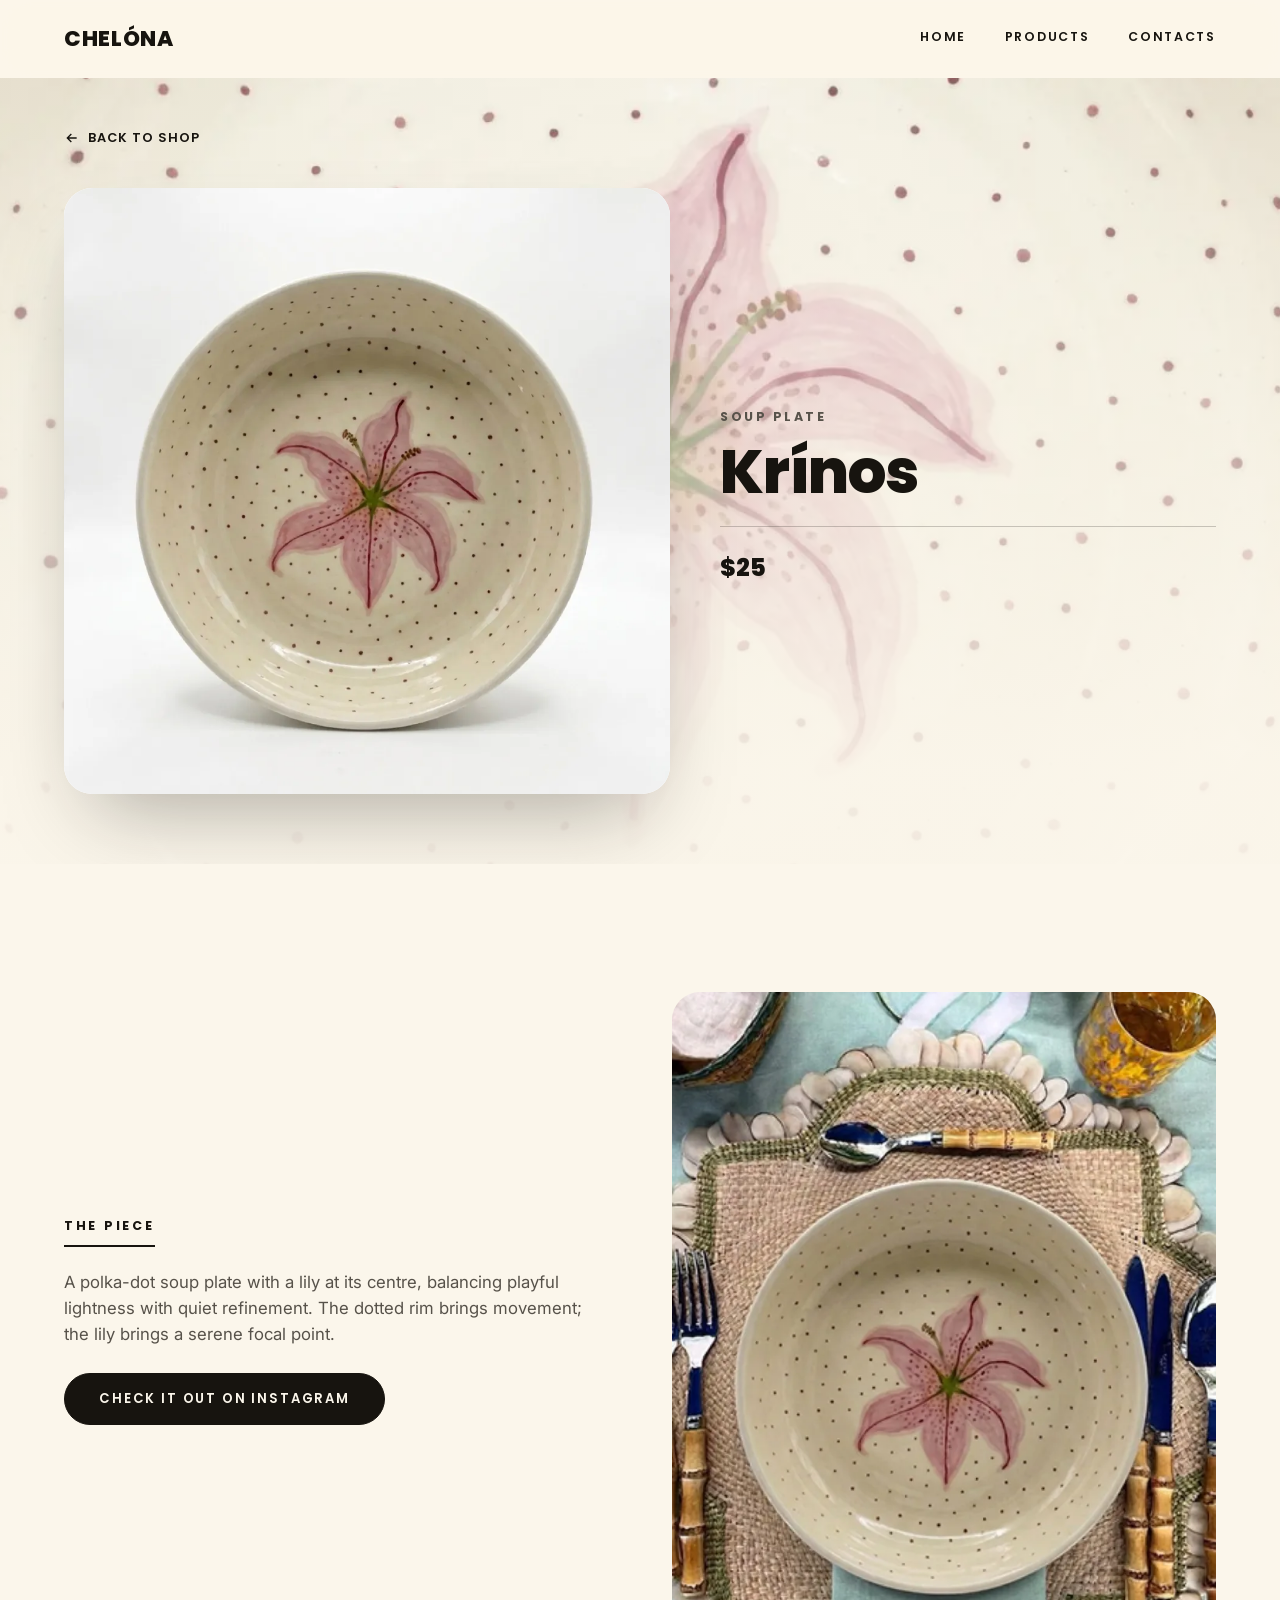
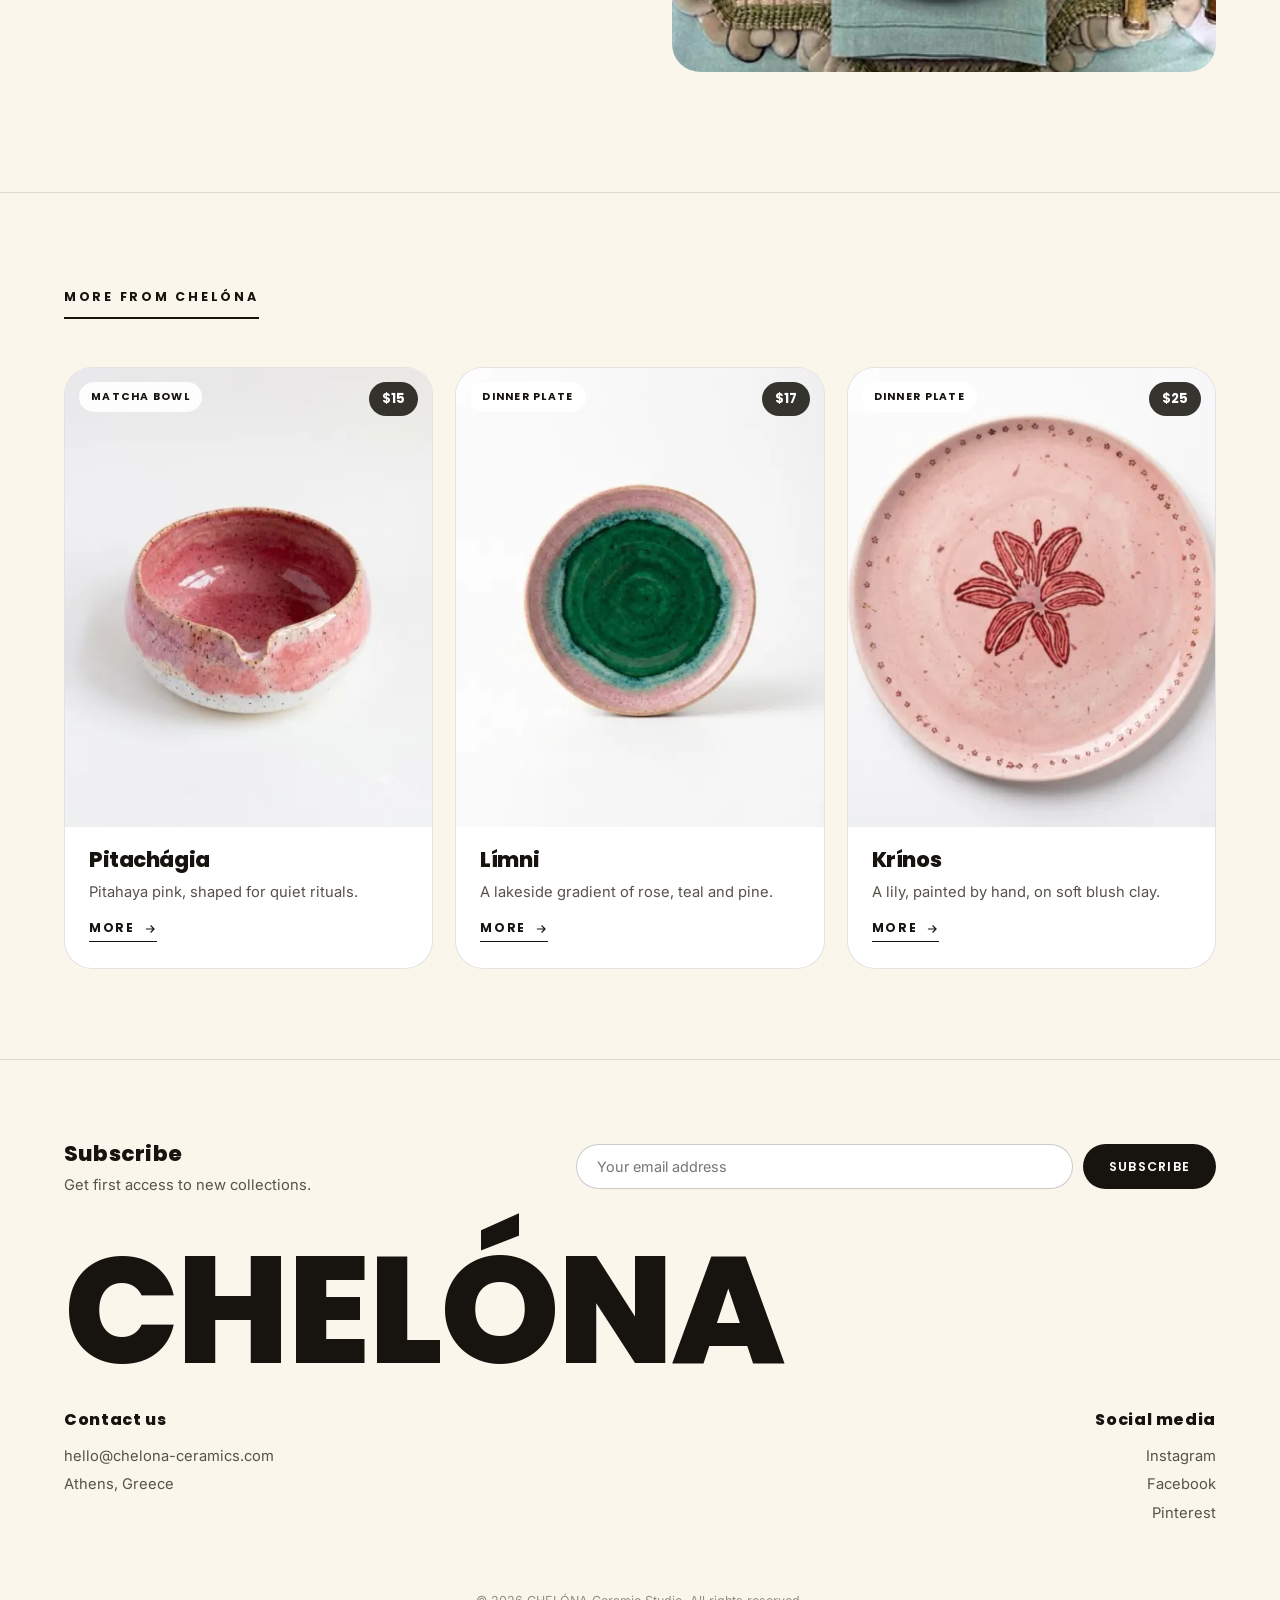
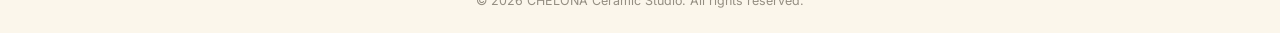
<file: product/krinos-soup/index.html>
<!doctype html>
<html lang="en">
<head>
<meta charset="UTF-8">
<meta name="viewport" content="width=device-width, initial-scale=1">
<title>Krínos — Soup Plate | CHELÓNA</title>
<meta name="description" content="Krínos soup plate: a luxury polka-dot ceramic bowl with a hand-painted lily. Handcrafted custom ceramic tableware, made one at a time.">
<link rel="canonical" href="https://www.chelona-ceramics.com/product/krinos-soup/">

<meta property="og:type" content="product">
<meta property="og:site_name" content="CHELÓNA">
<meta property="og:title" content="Krínos — Soup Plate | CHELÓNA">
<meta property="og:description" content="Krínos soup plate: a luxury polka-dot ceramic bowl with a hand-painted lily. Handcrafted custom ceramic tableware, made one at a time.">
<meta property="og:url" content="https://www.chelona-ceramics.com/product/krinos-soup/">
<meta property="og:image" content="https://www.chelona-ceramics.com/assets/products/krinos-soup.jpg">
<meta property="og:image:width" content="1400">
<meta property="og:image:height" content="1400">

<meta name="twitter:card" content="summary_large_image">
<meta name="twitter:title" content="Krínos — Soup Plate | CHELÓNA">
<meta name="twitter:description" content="Krínos soup plate: a luxury polka-dot ceramic bowl with a hand-painted lily. Handcrafted custom ceramic tableware, made one at a time.">
<meta name="twitter:image" content="https://www.chelona-ceramics.com/assets/products/krinos-soup.jpg">

<link rel="icon" href="/assets/favicon-32.png" sizes="32x32" type="image/png">
<link rel="apple-touch-icon" href="/assets/apple-touch-icon.png">

<link rel="preconnect" href="https://fonts.googleapis.com">
<link rel="preconnect" href="https://fonts.gstatic.com" crossorigin>
<link rel="preload" as="style" href="https://fonts.googleapis.com/css2?family=Inter:wght@400;500;600;700&family=Poppins:wght@600;700;800&display=swap" onload="this.onload=null;this.rel='stylesheet'">
<noscript><link rel="stylesheet" href="https://fonts.googleapis.com/css2?family=Inter:wght@400;500;600;700&family=Poppins:wght@600;700;800&display=swap"></noscript>

<link rel="preload" type="image/webp" as="image" href="/assets/products/krinos-soup.webp" fetchpriority="high">
<link rel="stylesheet" href="/css/style.css?v=17">

<script type="application/ld+json">
{
  "@context": "https://schema.org",
  "@type": "Product",
  "name": "Krínos Soup Plate",
  "image": "https://www.chelona-ceramics.com/assets/products/krinos-soup.jpg",
  "description": "A polka-dot soup plate with a lily at its centre, balancing playful lightness with quiet refinement. The dotted rim brings movement; the lily brings a serene focal point.",
  "brand": {"@type":"Brand","name":"CHELÓNA"},
  "offers": {
    "@type": "Offer",
    "url": "https://www.chelona-ceramics.com/product/krinos-soup/",
    "priceCurrency": "USD",
    "price": "25",
    "availability": "https://schema.org/InStock"
  }
}
</script>
</head>
<body>
<a class="skip-link" href="#main">Skip to content</a>

<header class="site-header">
  <a class="logo" href="/">CHELÓNA</a>
  <nav class="nav" aria-label="Primary">
    <a href="/">Home</a>
    <a href="/#products">Products</a>
    <a href="/#contact">Contacts</a>
  </nav>
</header>

<main id="main">
  <section class="product-hero">
    <div class="backdrop" style="--pattern:url('/assets/backgrounds/krinos-soup-bg.webp')" aria-hidden="true"></div>
    <div class="shade" aria-hidden="true"></div>

    <a class="back-link" href="/#products">
      <svg viewBox="0 0 24 24" fill="none" stroke="currentColor" stroke-width="2"><path d="M19 12H5M11 6l-6 6 6 6"/></svg>
      Back to shop
    </a>

    <div class="product-hero-inner">
      <div class="product-figure" style="view-transition-name:img-krinos-soup">
        <img src="/assets/products/krinos-soup.webp" alt="Krínos polka-dot lily ceramic soup plate" width="1400" height="1400" fetchpriority="high">
      </div>
      <div class="product-info">
        <p class="kind">Soup Plate</p>
        <h1 style="view-transition-name:title-krinos-soup">Krínos</h1>
        <div class="price-row">
          <span class="price">$25</span>
        </div>
      </div>
    </div>
  </section>

  <section class="product-detail">
    <div class="detail-grid reveal">
      <div class="detail-copy">
        <span class="eyebrow">The piece</span>
        <p style="margin-top:22px;">A polka-dot soup plate with a lily at its centre, balancing playful lightness with quiet refinement. The dotted rim brings movement; the lily brings a serene focal point.</p>
        <a class="btn btn-solid" href="https://www.instagram.com/amarielbn?igsi=MTI4dDVxYmJ3NGdxbg%3D%3D&amp;utm_source=qr" target="_blank" rel="noopener">Check it out on Instagram</a>
      </div>
      <div class="detail-media">
        <img src="/assets/lifestyle/krinos-soup.webp" alt="Krínos styled on the CHELÓNA table" loading="lazy" width="1000" height="1250">
      </div>
    </div>
  </section>

  <section class="more-strip">
    <div class="container">
      <div class="section-head reveal">
        <span class="eyebrow">More from CHELÓNA</span>
      </div>
      <div class="more-grid">
        <a class="card" href="/product/pitachagia/" style="view-transition-name:card-pitachagia">
          <div class="card-media" style="view-transition-name:img-pitachagia">
            <img src="/assets/products/thumb/pitachagia.webp" alt="Pitachágia pink ceramic matcha bowl with pouring spout" loading="lazy" width="700" height="875">
          </div>
          <span class="card-tag">Matcha Bowl</span>
          <span class="card-price">$15</span>
          <div class="card-body">
            <h3 style="view-transition-name:title-pitachagia">Pitachágia</h3>
            <p>Pitahaya pink, shaped for quiet rituals.</p>
            <span class="card-more">More
              <svg viewBox="0 0 24 24" fill="none" stroke="currentColor" stroke-width="2"><path d="M5 12h14M13 6l6 6-6 6"/></svg>
            </span>
          </div>
        </a>
        <a class="card" href="/product/limni/" style="view-transition-name:card-limni">
          <div class="card-media" style="view-transition-name:img-limni">
            <img src="/assets/products/thumb/limni.webp" alt="Límni ceramic dinner plate with rose, teal and pine glaze gradient" loading="lazy" width="700" height="875">
          </div>
          <span class="card-tag">Dinner Plate</span>
          <span class="card-price">$17</span>
          <div class="card-body">
            <h3 style="view-transition-name:title-limni">Límni</h3>
            <p>A lakeside gradient of rose, teal and pine.</p>
            <span class="card-more">More
              <svg viewBox="0 0 24 24" fill="none" stroke="currentColor" stroke-width="2"><path d="M5 12h14M13 6l6 6-6 6"/></svg>
            </span>
          </div>
        </a>
        <a class="card" href="/product/krinos/" style="view-transition-name:card-krinos">
          <div class="card-media" style="view-transition-name:img-krinos">
            <img src="/assets/products/thumb/krinos.webp" alt="Krínos hand-painted lily ceramic dinner plate in blush pink" loading="lazy" width="700" height="875">
          </div>
          <span class="card-tag">Dinner Plate</span>
          <span class="card-price">$25</span>
          <div class="card-body">
            <h3 style="view-transition-name:title-krinos">Krínos</h3>
            <p>A lily, painted by hand, on soft blush clay.</p>
            <span class="card-more">More
              <svg viewBox="0 0 24 24" fill="none" stroke="currentColor" stroke-width="2"><path d="M5 12h14M13 6l6 6-6 6"/></svg>
            </span>
          </div>
        </a>
      </div>
    </div>
  </section>
</main>

<footer class="footer" id="contact">
  <div class="footer-inner">

    <!-- Top: subscribe bar (prompt text left, form right) -->
    <div class="footer-subscribe">
      <div class="footer-subscribe-text">
        <h5>Subscribe</h5>
        <p>Get first access to new collections.</p>
      </div>
      <form class="subscribe-form">
        <label class="visually-hidden" for="newsletter-email">Email address</label>
        <input id="newsletter-email" type="email" required placeholder="Your email address">
        <button type="submit">Subscribe</button>
      </form>
    </div>


    <!-- Big brand wordmark -->
    <div class="footer-brand"><span class="logo">CHELÓNA</span></div>

    <!-- Bottom: link groups -->
    <div class="footer-bottom">
      <div class="footer-col">
        <h5>Contact us</h5>
        <a href="mailto:hello@chelona-ceramics.com">hello@chelona-ceramics.com</a>
        <p>Athens, Greece</p>
      </div>
      <div class="footer-col">
        <h5>Social media</h5>
        <a href="https://www.instagram.com/amarielbn?igsi=MTI4dDVxYmJ3NGdxbg%3D%3D&amp;utm_source=qr" target="_blank" rel="noopener">Instagram</a>
        <a href="https://www.instagram.com/amarielbn?igsi=MTI4dDVxYmJ3NGdxbg%3D%3D&amp;utm_source=qr" target="_blank" rel="noopener">Facebook</a>
        <a href="https://www.instagram.com/amarielbn?igsi=MTI4dDVxYmJ3NGdxbg%3D%3D&amp;utm_source=qr" target="_blank" rel="noopener">Pinterest</a>
      </div>
    </div>

  </div>
</footer>
<p class="legal-bar">© 2026 CHELÓNA Ceramic Studio. All rights reserved.</p>

<script defer src="/js/main.js?v=17"></script>
</body>
</html>
</file>
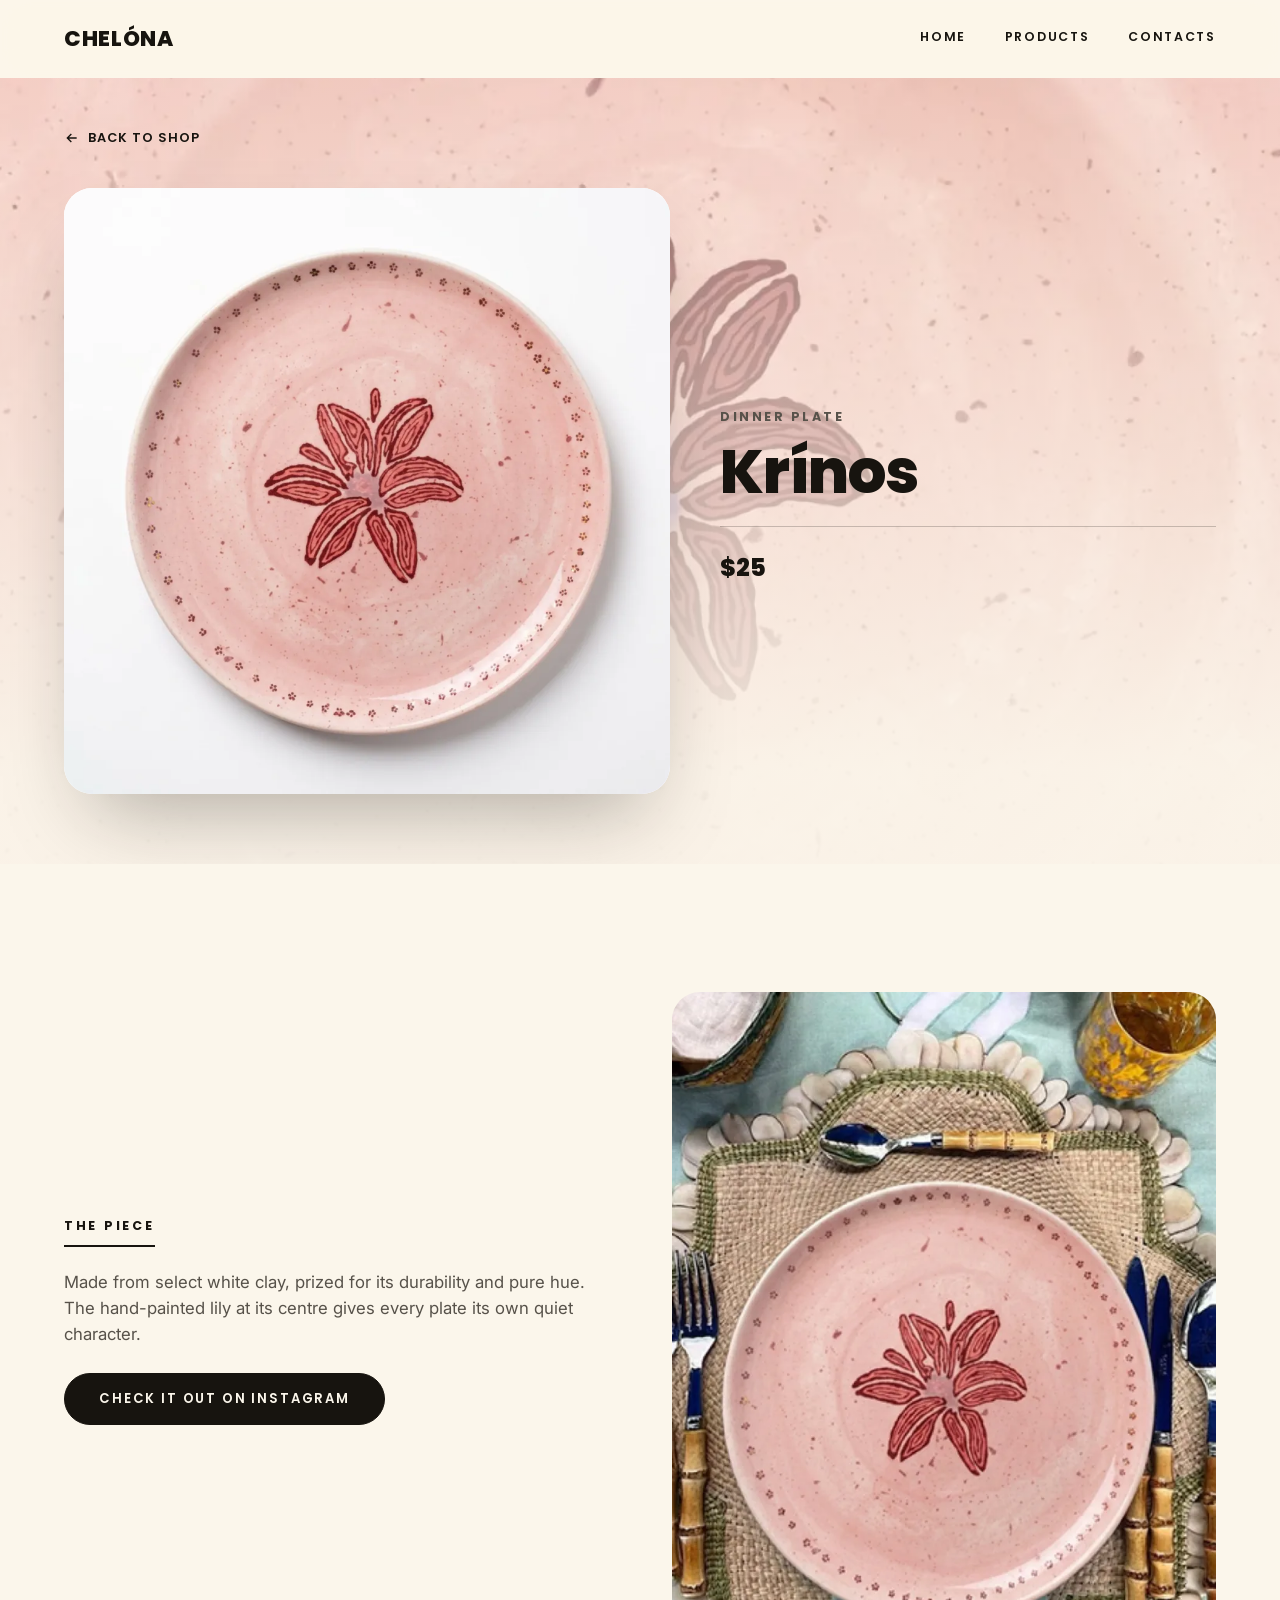
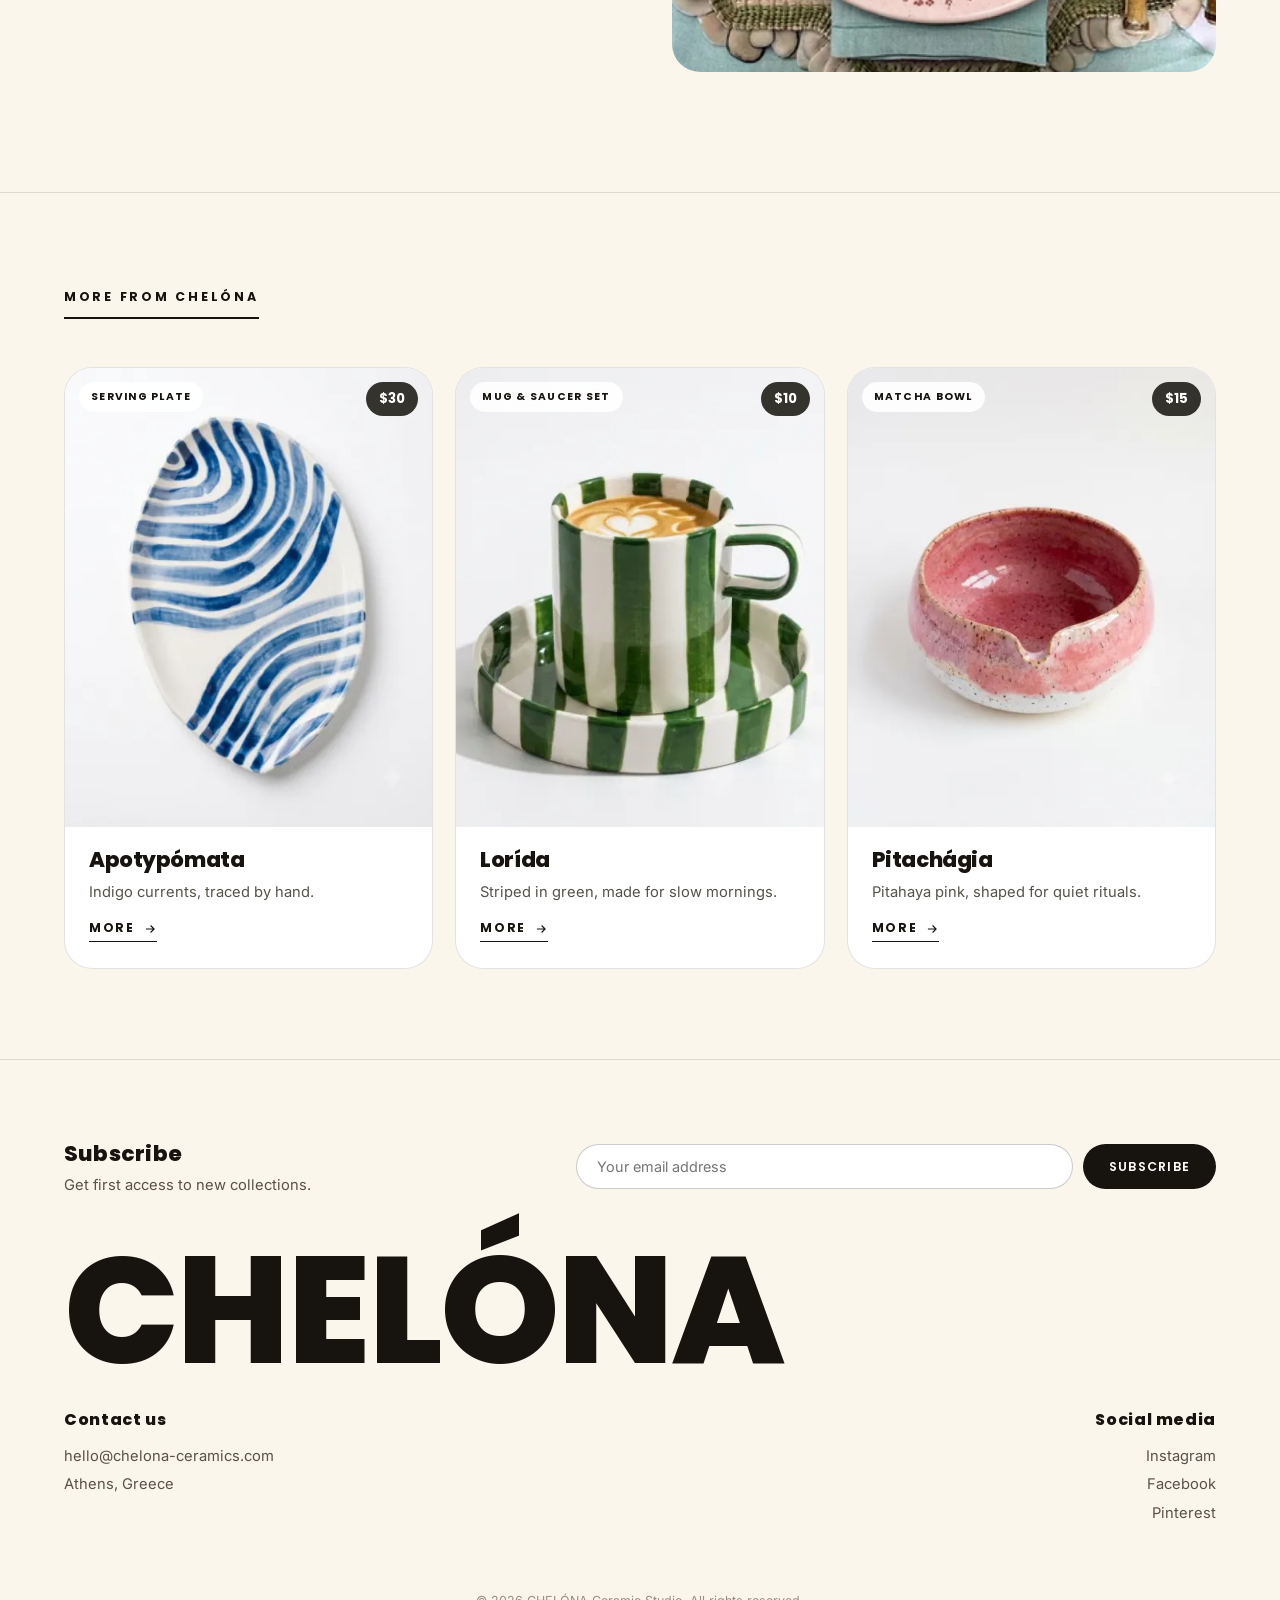
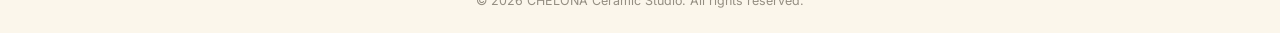
<file: product/krinos/index.html>
<!doctype html>
<html lang="en">
<head>
<meta charset="UTF-8">
<meta name="viewport" content="width=device-width, initial-scale=1">
<title>Krínos — Dinner Plate | CHELÓNA</title>
<meta name="description" content="Krínos: a luxury ceramic dinner plate with a hand-painted lily on blush clay. Custom ceramic tableware, handcrafted one piece at a time.">
<link rel="canonical" href="https://www.chelona-ceramics.com/product/krinos/">

<meta property="og:type" content="product">
<meta property="og:site_name" content="CHELÓNA">
<meta property="og:title" content="Krínos — Dinner Plate | CHELÓNA">
<meta property="og:description" content="Krínos: a luxury ceramic dinner plate with a hand-painted lily on blush clay. Custom ceramic tableware, handcrafted one piece at a time.">
<meta property="og:url" content="https://www.chelona-ceramics.com/product/krinos/">
<meta property="og:image" content="https://www.chelona-ceramics.com/assets/products/krinos.jpg">
<meta property="og:image:width" content="1400">
<meta property="og:image:height" content="1400">

<meta name="twitter:card" content="summary_large_image">
<meta name="twitter:title" content="Krínos — Dinner Plate | CHELÓNA">
<meta name="twitter:description" content="Krínos: a luxury ceramic dinner plate with a hand-painted lily on blush clay. Custom ceramic tableware, handcrafted one piece at a time.">
<meta name="twitter:image" content="https://www.chelona-ceramics.com/assets/products/krinos.jpg">

<link rel="icon" href="/assets/favicon-32.png" sizes="32x32" type="image/png">
<link rel="apple-touch-icon" href="/assets/apple-touch-icon.png">

<link rel="preconnect" href="https://fonts.googleapis.com">
<link rel="preconnect" href="https://fonts.gstatic.com" crossorigin>
<link rel="preload" as="style" href="https://fonts.googleapis.com/css2?family=Inter:wght@400;500;600;700&family=Poppins:wght@600;700;800&display=swap" onload="this.onload=null;this.rel='stylesheet'">
<noscript><link rel="stylesheet" href="https://fonts.googleapis.com/css2?family=Inter:wght@400;500;600;700&family=Poppins:wght@600;700;800&display=swap"></noscript>

<link rel="preload" type="image/webp" as="image" href="/assets/products/krinos.webp" fetchpriority="high">
<link rel="stylesheet" href="/css/style.css?v=17">

<script type="application/ld+json">
{
  "@context": "https://schema.org",
  "@type": "Product",
  "name": "Krínos Dinner Plate",
  "image": "https://www.chelona-ceramics.com/assets/products/krinos.jpg",
  "description": "Made from select white clay, prized for its durability and pure hue. The hand-painted lily at its centre gives every plate its own quiet character.",
  "brand": {"@type":"Brand","name":"CHELÓNA"},
  "offers": {
    "@type": "Offer",
    "url": "https://www.chelona-ceramics.com/product/krinos/",
    "priceCurrency": "USD",
    "price": "25",
    "availability": "https://schema.org/InStock"
  }
}
</script>
</head>
<body>
<a class="skip-link" href="#main">Skip to content</a>

<header class="site-header">
  <a class="logo" href="/">CHELÓNA</a>
  <nav class="nav" aria-label="Primary">
    <a href="/">Home</a>
    <a href="/#products">Products</a>
    <a href="/#contact">Contacts</a>
  </nav>
</header>

<main id="main">
  <section class="product-hero">
    <div class="backdrop" style="--pattern:url('/assets/backgrounds/krinos-bg.webp')" aria-hidden="true"></div>
    <div class="shade" aria-hidden="true"></div>

    <a class="back-link" href="/#products">
      <svg viewBox="0 0 24 24" fill="none" stroke="currentColor" stroke-width="2"><path d="M19 12H5M11 6l-6 6 6 6"/></svg>
      Back to shop
    </a>

    <div class="product-hero-inner">
      <div class="product-figure" style="view-transition-name:img-krinos">
        <img src="/assets/products/krinos.webp" alt="Krínos hand-painted lily ceramic dinner plate in blush pink" width="1400" height="1400" fetchpriority="high">
      </div>
      <div class="product-info">
        <p class="kind">Dinner Plate</p>
        <h1 style="view-transition-name:title-krinos">Krínos</h1>
        <div class="price-row">
          <span class="price">$25</span>
        </div>
      </div>
    </div>
  </section>

  <section class="product-detail">
    <div class="detail-grid reveal">
      <div class="detail-copy">
        <span class="eyebrow">The piece</span>
        <p style="margin-top:22px;">Made from select white clay, prized for its durability and pure hue. The hand-painted lily at its centre gives every plate its own quiet character.</p>
        <a class="btn btn-solid" href="https://www.instagram.com/amarielbn?igsi=MTI4dDVxYmJ3NGdxbg%3D%3D&amp;utm_source=qr" target="_blank" rel="noopener">Check it out on Instagram</a>
      </div>
      <div class="detail-media">
        <img src="/assets/lifestyle/krinos.webp" alt="Krínos styled on the CHELÓNA table" loading="lazy" width="1000" height="1250">
      </div>
    </div>
  </section>

  <section class="more-strip">
    <div class="container">
      <div class="section-head reveal">
        <span class="eyebrow">More from CHELÓNA</span>
      </div>
      <div class="more-grid">
        <a class="card" href="/product/apotypomata/" style="view-transition-name:card-apotypomata">
          <div class="card-media" style="view-transition-name:img-apotypomata">
            <img src="/assets/products/thumb/apotypomata.webp" alt="Apotypómata hand-painted blue wave ceramic serving plate" loading="lazy" width="700" height="875">
          </div>
          <span class="card-tag">Serving Plate</span>
          <span class="card-price">$30</span>
          <div class="card-body">
            <h3 style="view-transition-name:title-apotypomata">Apotypómata</h3>
            <p>Indigo currents, traced by hand.</p>
            <span class="card-more">More
              <svg viewBox="0 0 24 24" fill="none" stroke="currentColor" stroke-width="2"><path d="M5 12h14M13 6l6 6-6 6"/></svg>
            </span>
          </div>
        </a>
        <a class="card" href="/product/lorida/" style="view-transition-name:card-lorida">
          <div class="card-media" style="view-transition-name:img-lorida">
            <img src="/assets/products/thumb/lorida.webp" alt="Lorída green striped ceramic mug and saucer set" loading="lazy" width="700" height="875">
          </div>
          <span class="card-tag">Mug & Saucer Set</span>
          <span class="card-price">$10</span>
          <div class="card-body">
            <h3 style="view-transition-name:title-lorida">Lorída</h3>
            <p>Striped in green, made for slow mornings.</p>
            <span class="card-more">More
              <svg viewBox="0 0 24 24" fill="none" stroke="currentColor" stroke-width="2"><path d="M5 12h14M13 6l6 6-6 6"/></svg>
            </span>
          </div>
        </a>
        <a class="card" href="/product/pitachagia/" style="view-transition-name:card-pitachagia">
          <div class="card-media" style="view-transition-name:img-pitachagia">
            <img src="/assets/products/thumb/pitachagia.webp" alt="Pitachágia pink ceramic matcha bowl with pouring spout" loading="lazy" width="700" height="875">
          </div>
          <span class="card-tag">Matcha Bowl</span>
          <span class="card-price">$15</span>
          <div class="card-body">
            <h3 style="view-transition-name:title-pitachagia">Pitachágia</h3>
            <p>Pitahaya pink, shaped for quiet rituals.</p>
            <span class="card-more">More
              <svg viewBox="0 0 24 24" fill="none" stroke="currentColor" stroke-width="2"><path d="M5 12h14M13 6l6 6-6 6"/></svg>
            </span>
          </div>
        </a>
      </div>
    </div>
  </section>
</main>

<footer class="footer" id="contact">
  <div class="footer-inner">

    <!-- Top: subscribe bar (prompt text left, form right) -->
    <div class="footer-subscribe">
      <div class="footer-subscribe-text">
        <h5>Subscribe</h5>
        <p>Get first access to new collections.</p>
      </div>
      <form class="subscribe-form">
        <label class="visually-hidden" for="newsletter-email">Email address</label>
        <input id="newsletter-email" type="email" required placeholder="Your email address">
        <button type="submit">Subscribe</button>
      </form>
    </div>


    <!-- Big brand wordmark -->
    <div class="footer-brand"><span class="logo">CHELÓNA</span></div>

    <!-- Bottom: link groups -->
    <div class="footer-bottom">
      <div class="footer-col">
        <h5>Contact us</h5>
        <a href="mailto:hello@chelona-ceramics.com">hello@chelona-ceramics.com</a>
        <p>Athens, Greece</p>
      </div>
      <div class="footer-col">
        <h5>Social media</h5>
        <a href="https://www.instagram.com/amarielbn?igsi=MTI4dDVxYmJ3NGdxbg%3D%3D&amp;utm_source=qr" target="_blank" rel="noopener">Instagram</a>
        <a href="https://www.instagram.com/amarielbn?igsi=MTI4dDVxYmJ3NGdxbg%3D%3D&amp;utm_source=qr" target="_blank" rel="noopener">Facebook</a>
        <a href="https://www.instagram.com/amarielbn?igsi=MTI4dDVxYmJ3NGdxbg%3D%3D&amp;utm_source=qr" target="_blank" rel="noopener">Pinterest</a>
      </div>
    </div>

  </div>
</footer>
<p class="legal-bar">© 2026 CHELÓNA Ceramic Studio. All rights reserved.</p>

<script defer src="/js/main.js?v=17"></script>
</body>
</html>
</file>
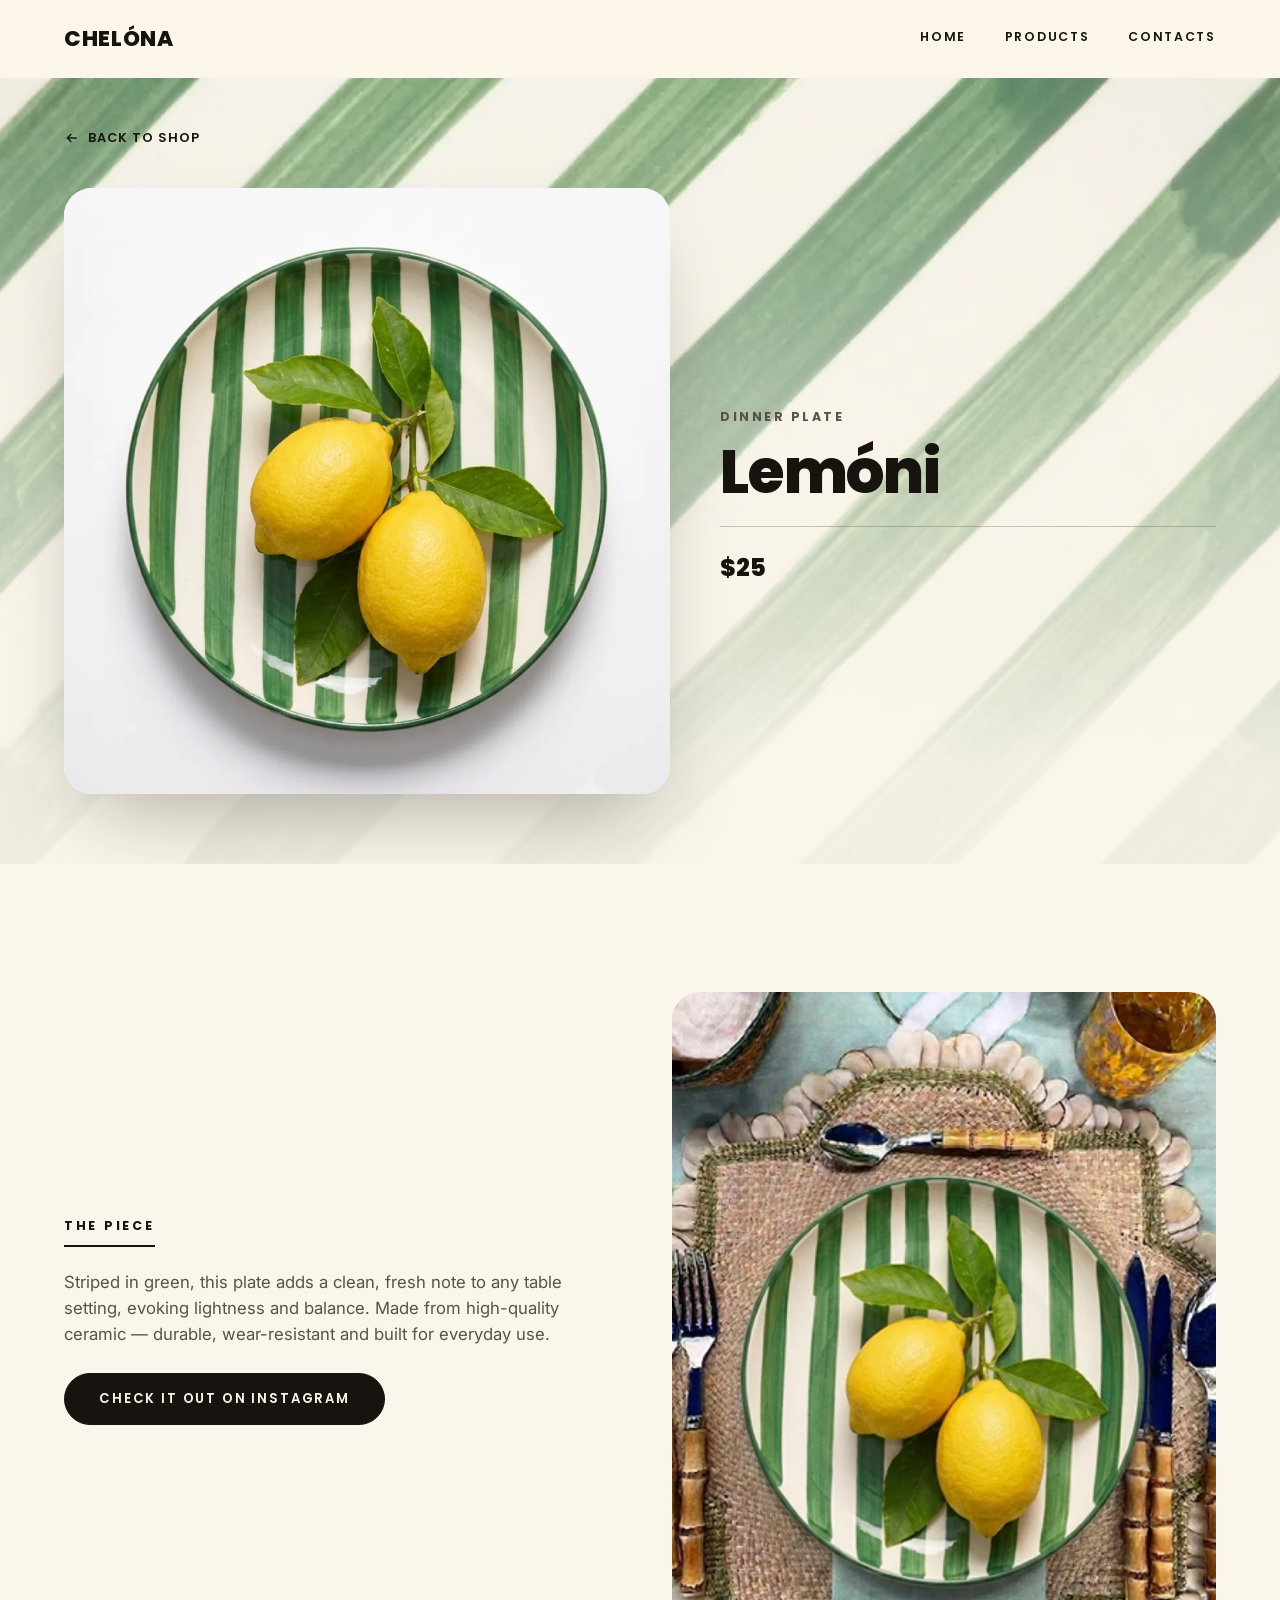
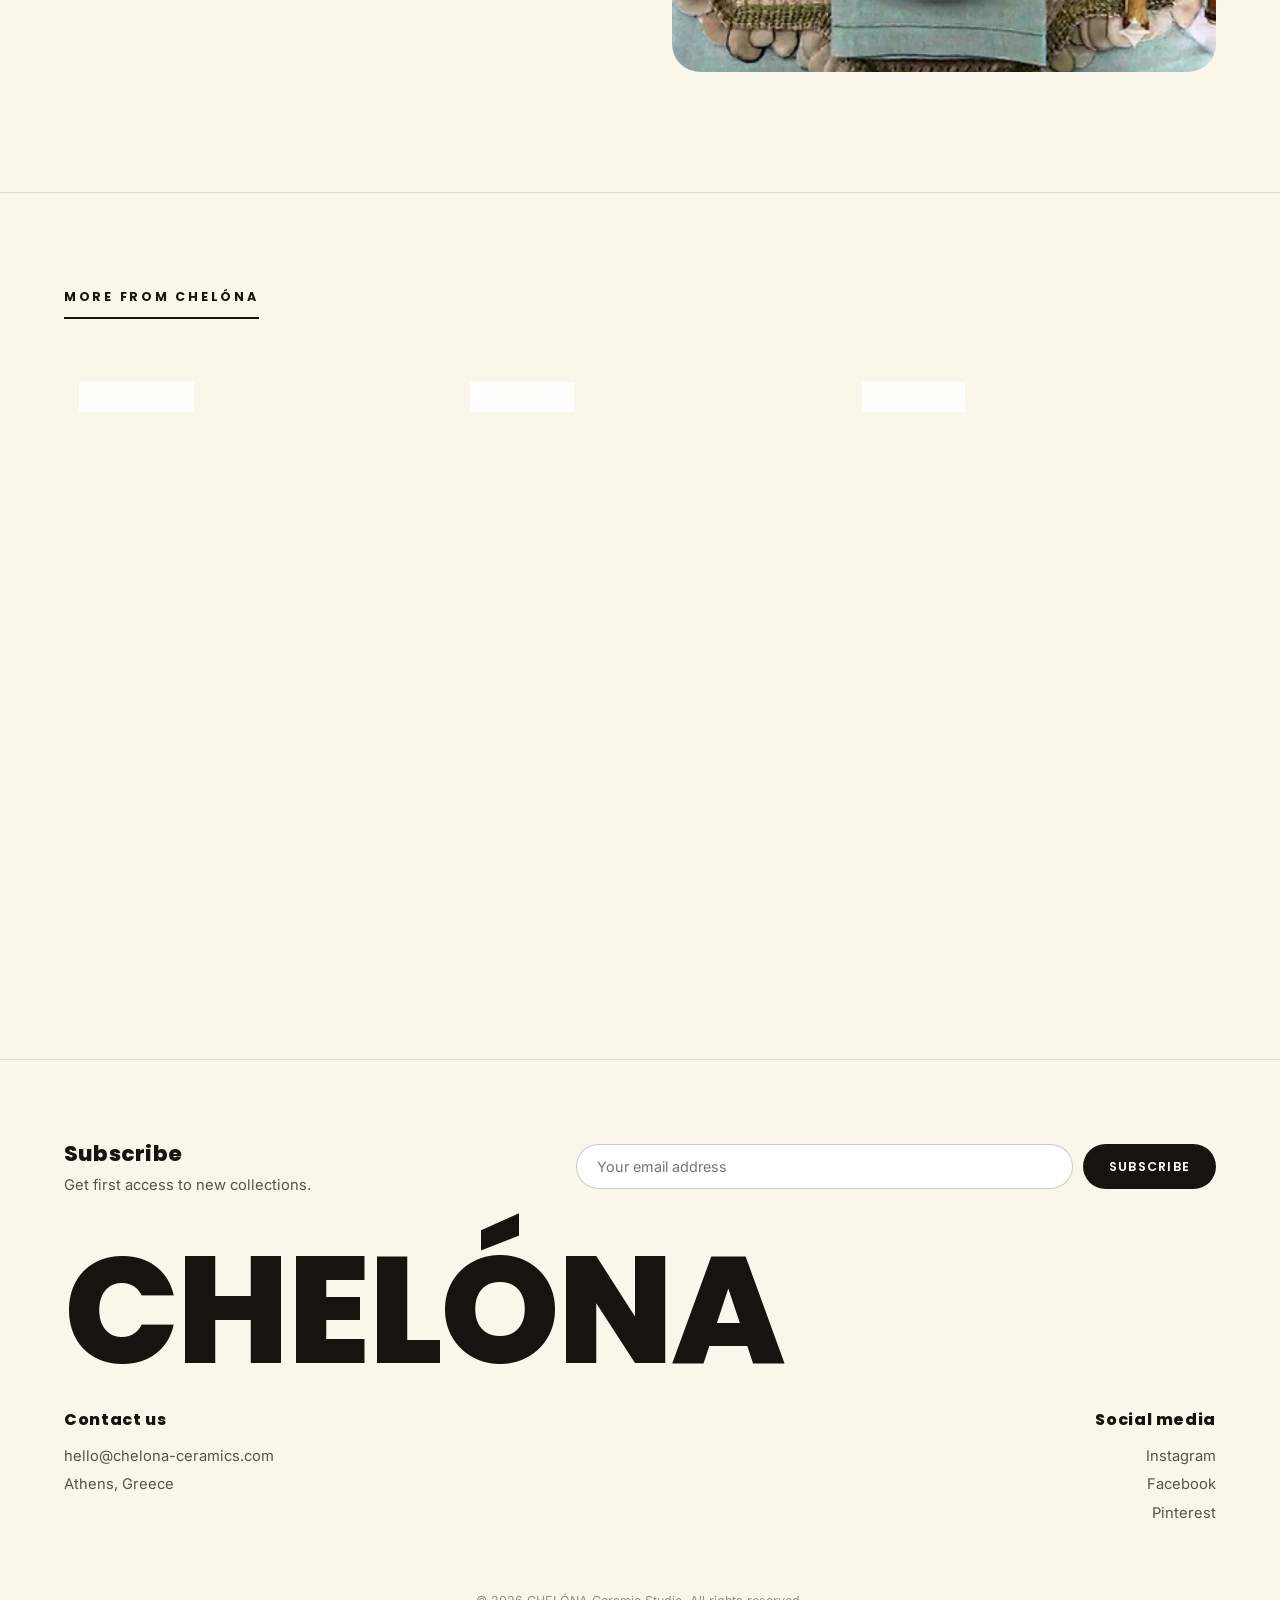
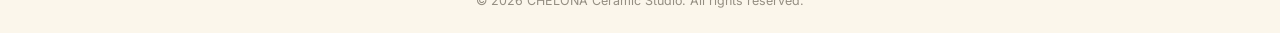
<file: product/lemoni/index.html>
<!doctype html>
<html lang="en">
<head>
<meta charset="UTF-8">
<meta name="viewport" content="width=device-width, initial-scale=1">
<title>Lemóni — Dinner Plate | CHELÓNA</title>
<meta name="description" content="Lemóni: a green striped luxury ceramic dinner plate, handmade and built for everyday use. Custom ceramic tableware by CHELÓNA.">
<link rel="canonical" href="https://www.chelona-ceramics.com/product/lemoni/">

<meta property="og:type" content="product">
<meta property="og:site_name" content="CHELÓNA">
<meta property="og:title" content="Lemóni — Dinner Plate | CHELÓNA">
<meta property="og:description" content="Lemóni: a green striped luxury ceramic dinner plate, handmade and built for everyday use. Custom ceramic tableware by CHELÓNA.">
<meta property="og:url" content="https://www.chelona-ceramics.com/product/lemoni/">
<meta property="og:image" content="https://www.chelona-ceramics.com/assets/products/lemoni.jpg">
<meta property="og:image:width" content="1400">
<meta property="og:image:height" content="1400">

<meta name="twitter:card" content="summary_large_image">
<meta name="twitter:title" content="Lemóni — Dinner Plate | CHELÓNA">
<meta name="twitter:description" content="Lemóni: a green striped luxury ceramic dinner plate, handmade and built for everyday use. Custom ceramic tableware by CHELÓNA.">
<meta name="twitter:image" content="https://www.chelona-ceramics.com/assets/products/lemoni.jpg">

<link rel="icon" href="/assets/favicon-32.png" sizes="32x32" type="image/png">
<link rel="apple-touch-icon" href="/assets/apple-touch-icon.png">

<link rel="preconnect" href="https://fonts.googleapis.com">
<link rel="preconnect" href="https://fonts.gstatic.com" crossorigin>
<link rel="preload" as="style" href="https://fonts.googleapis.com/css2?family=Inter:wght@400;500;600;700&family=Poppins:wght@600;700;800&display=swap" onload="this.onload=null;this.rel='stylesheet'">
<noscript><link rel="stylesheet" href="https://fonts.googleapis.com/css2?family=Inter:wght@400;500;600;700&family=Poppins:wght@600;700;800&display=swap"></noscript>

<link rel="preload" type="image/webp" as="image" href="/assets/products/lemoni.webp" fetchpriority="high">
<link rel="stylesheet" href="/css/style.css?v=17">

<script type="application/ld+json">
{
  "@context": "https://schema.org",
  "@type": "Product",
  "name": "Lemóni Dinner Plate",
  "image": "https://www.chelona-ceramics.com/assets/products/lemoni.jpg",
  "description": "Striped in green, this plate adds a clean, fresh note to any table setting, evoking lightness and balance. Made from high-quality ceramic — durable, wear-resistant and built for everyday use.",
  "brand": {"@type":"Brand","name":"CHELÓNA"},
  "offers": {
    "@type": "Offer",
    "url": "https://www.chelona-ceramics.com/product/lemoni/",
    "priceCurrency": "USD",
    "price": "25",
    "availability": "https://schema.org/InStock"
  }
}
</script>
</head>
<body>
<a class="skip-link" href="#main">Skip to content</a>

<header class="site-header">
  <a class="logo" href="/">CHELÓNA</a>
  <nav class="nav" aria-label="Primary">
    <a href="/">Home</a>
    <a href="/#products">Products</a>
    <a href="/#contact">Contacts</a>
  </nav>
</header>

<main id="main">
  <section class="product-hero">
    <div class="backdrop" style="--pattern:url('/assets/backgrounds/lemoni-bg.webp')" aria-hidden="true"></div>
    <div class="shade" aria-hidden="true"></div>

    <a class="back-link" href="/#products">
      <svg viewBox="0 0 24 24" fill="none" stroke="currentColor" stroke-width="2"><path d="M19 12H5M11 6l-6 6 6 6"/></svg>
      Back to shop
    </a>

    <div class="product-hero-inner">
      <div class="product-figure" style="view-transition-name:img-lemoni">
        <img src="/assets/products/lemoni.webp" alt="Lemóni ceramic dinner plate with green stripes and lemon motif" width="1400" height="1400" fetchpriority="high">
      </div>
      <div class="product-info">
        <p class="kind">Dinner Plate</p>
        <h1 style="view-transition-name:title-lemoni">Lemóni</h1>
        <div class="price-row">
          <span class="price">$25</span>
        </div>
      </div>
    </div>
  </section>

  <section class="product-detail">
    <div class="detail-grid reveal">
      <div class="detail-copy">
        <span class="eyebrow">The piece</span>
        <p style="margin-top:22px;">Striped in green, this plate adds a clean, fresh note to any table setting, evoking lightness and balance. Made from high-quality ceramic — durable, wear-resistant and built for everyday use.</p>
        <a class="btn btn-solid" href="https://www.instagram.com/amarielbn?igsi=MTI4dDVxYmJ3NGdxbg%3D%3D&amp;utm_source=qr" target="_blank" rel="noopener">Check it out on Instagram</a>
      </div>
      <div class="detail-media">
        <img src="/assets/lifestyle/lemoni.webp" alt="Lemóni styled on the CHELÓNA table" loading="lazy" width="1000" height="1250">
      </div>
    </div>
  </section>

  <section class="more-strip">
    <div class="container">
      <div class="section-head reveal">
        <span class="eyebrow">More from CHELÓNA</span>
      </div>
      <div class="more-grid">
        <a class="card" href="/product/krinos/" style="view-transition-name:card-krinos">
          <div class="card-media" style="view-transition-name:img-krinos">
            <img src="/assets/products/thumb/krinos.webp" alt="Krínos hand-painted lily ceramic dinner plate in blush pink" loading="lazy" width="700" height="875">
          </div>
          <span class="card-tag">Dinner Plate</span>
          <span class="card-price">$25</span>
          <div class="card-body">
            <h3 style="view-transition-name:title-krinos">Krínos</h3>
            <p>A lily, painted by hand, on soft blush clay.</p>
            <span class="card-more">More
              <svg viewBox="0 0 24 24" fill="none" stroke="currentColor" stroke-width="2"><path d="M5 12h14M13 6l6 6-6 6"/></svg>
            </span>
          </div>
        </a>
        <a class="card" href="/product/koukkida/" style="view-transition-name:card-koukkida">
          <div class="card-media" style="view-transition-name:img-koukkida">
            <img src="/assets/products/thumb/koukkida.webp" alt="Koukkída polka-dot ceramic soup plate with blush pink centre" loading="lazy" width="700" height="875">
          </div>
          <span class="card-tag">Soup Plate</span>
          <span class="card-price">$20</span>
          <div class="card-body">
            <h3 style="view-transition-name:title-koukkida">Koukkída</h3>
            <p>Playful dots, a warm blush centre.</p>
            <span class="card-more">More
              <svg viewBox="0 0 24 24" fill="none" stroke="currentColor" stroke-width="2"><path d="M5 12h14M13 6l6 6-6 6"/></svg>
            </span>
          </div>
        </a>
        <a class="card" href="/product/krinos-soup/" style="view-transition-name:card-krinos-soup">
          <div class="card-media" style="view-transition-name:img-krinos-soup">
            <img src="/assets/products/thumb/krinos-soup.webp" alt="Krínos polka-dot lily ceramic soup plate" loading="lazy" width="700" height="875">
          </div>
          <span class="card-tag">Soup Plate</span>
          <span class="card-price">$25</span>
          <div class="card-body">
            <h3 style="view-transition-name:title-krinos-soup">Krínos</h3>
            <p>A polka-dot lily, light and serene.</p>
            <span class="card-more">More
              <svg viewBox="0 0 24 24" fill="none" stroke="currentColor" stroke-width="2"><path d="M5 12h14M13 6l6 6-6 6"/></svg>
            </span>
          </div>
        </a>
      </div>
    </div>
  </section>
</main>

<footer class="footer" id="contact">
  <div class="footer-inner">

    <!-- Top: subscribe bar (prompt text left, form right) -->
    <div class="footer-subscribe">
      <div class="footer-subscribe-text">
        <h5>Subscribe</h5>
        <p>Get first access to new collections.</p>
      </div>
      <form class="subscribe-form">
        <label class="visually-hidden" for="newsletter-email">Email address</label>
        <input id="newsletter-email" type="email" required placeholder="Your email address">
        <button type="submit">Subscribe</button>
      </form>
    </div>


    <!-- Big brand wordmark -->
    <div class="footer-brand"><span class="logo">CHELÓNA</span></div>

    <!-- Bottom: link groups -->
    <div class="footer-bottom">
      <div class="footer-col">
        <h5>Contact us</h5>
        <a href="mailto:hello@chelona-ceramics.com">hello@chelona-ceramics.com</a>
        <p>Athens, Greece</p>
      </div>
      <div class="footer-col">
        <h5>Social media</h5>
        <a href="https://www.instagram.com/amarielbn?igsi=MTI4dDVxYmJ3NGdxbg%3D%3D&amp;utm_source=qr" target="_blank" rel="noopener">Instagram</a>
        <a href="https://www.instagram.com/amarielbn?igsi=MTI4dDVxYmJ3NGdxbg%3D%3D&amp;utm_source=qr" target="_blank" rel="noopener">Facebook</a>
        <a href="https://www.instagram.com/amarielbn?igsi=MTI4dDVxYmJ3NGdxbg%3D%3D&amp;utm_source=qr" target="_blank" rel="noopener">Pinterest</a>
      </div>
    </div>

  </div>
</footer>
<p class="legal-bar">© 2026 CHELÓNA Ceramic Studio. All rights reserved.</p>

<script defer src="/js/main.js?v=17"></script>
</body>
</html>
</file>
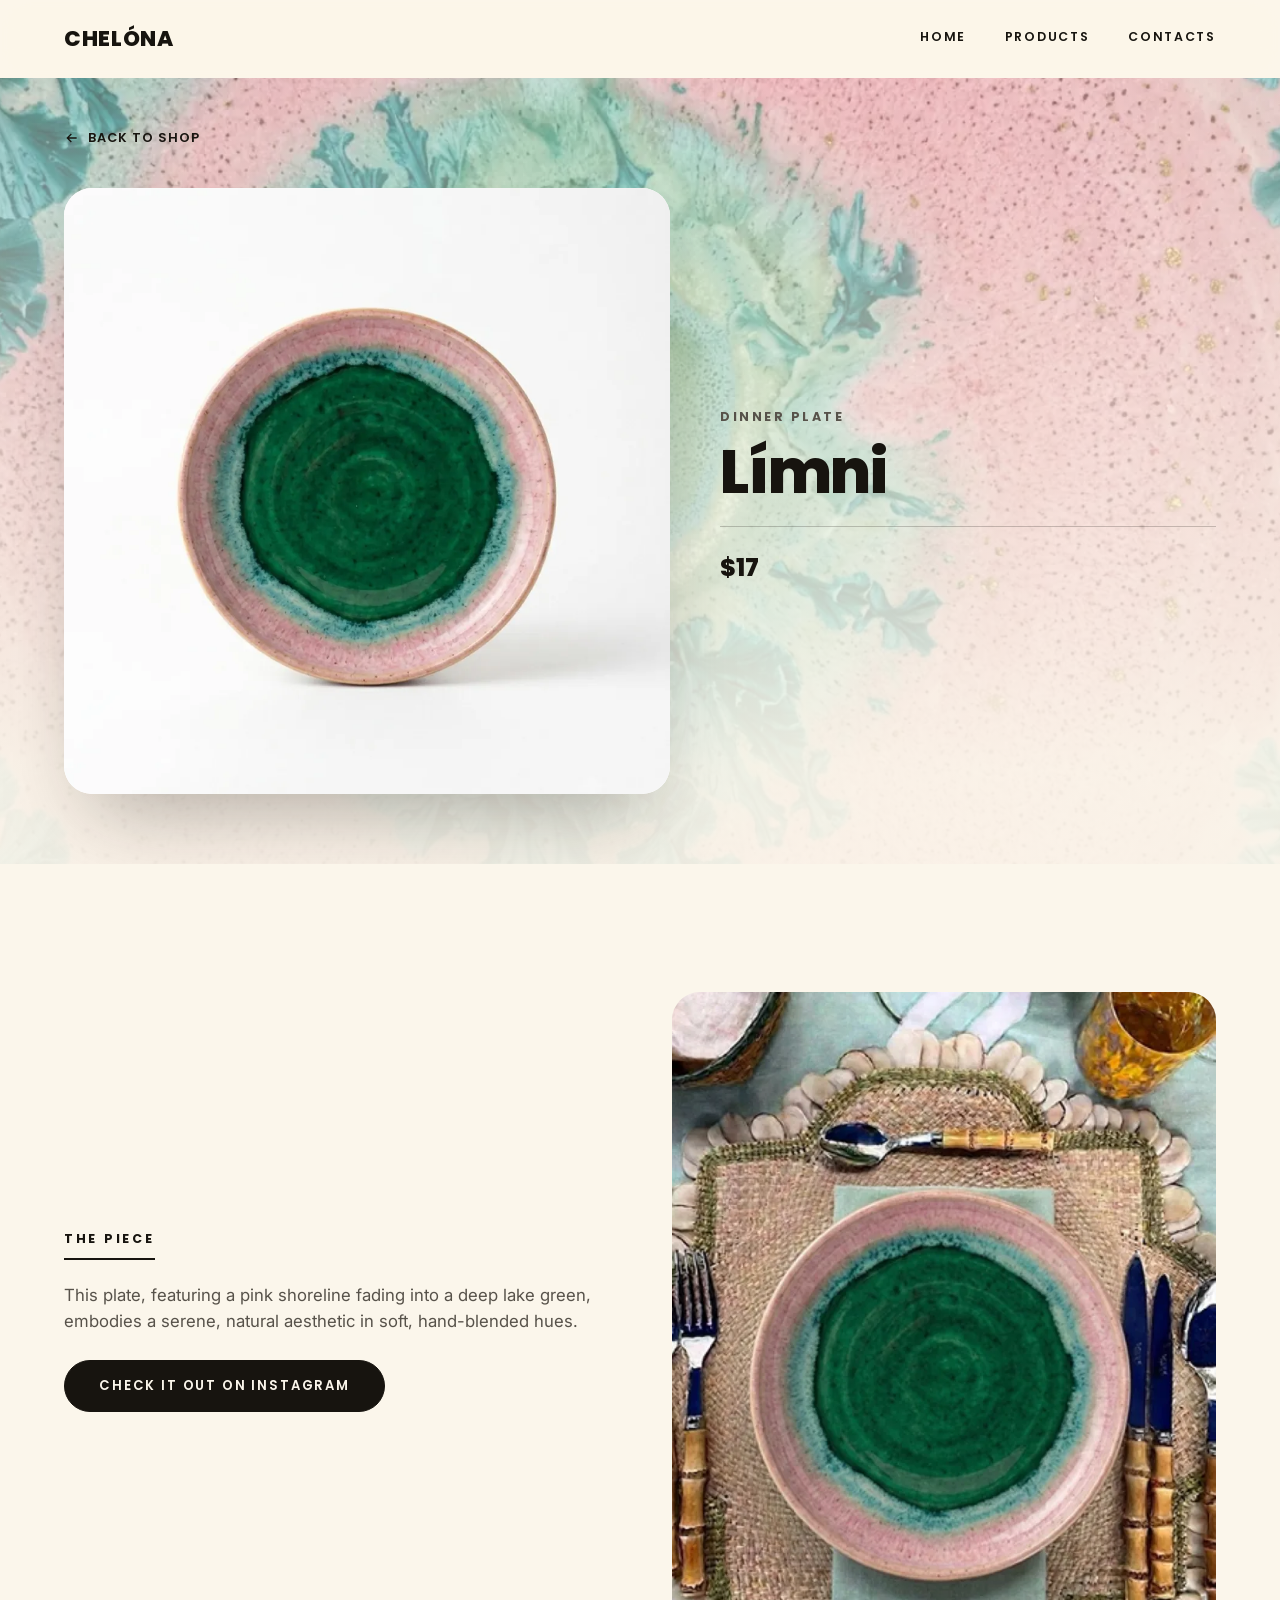
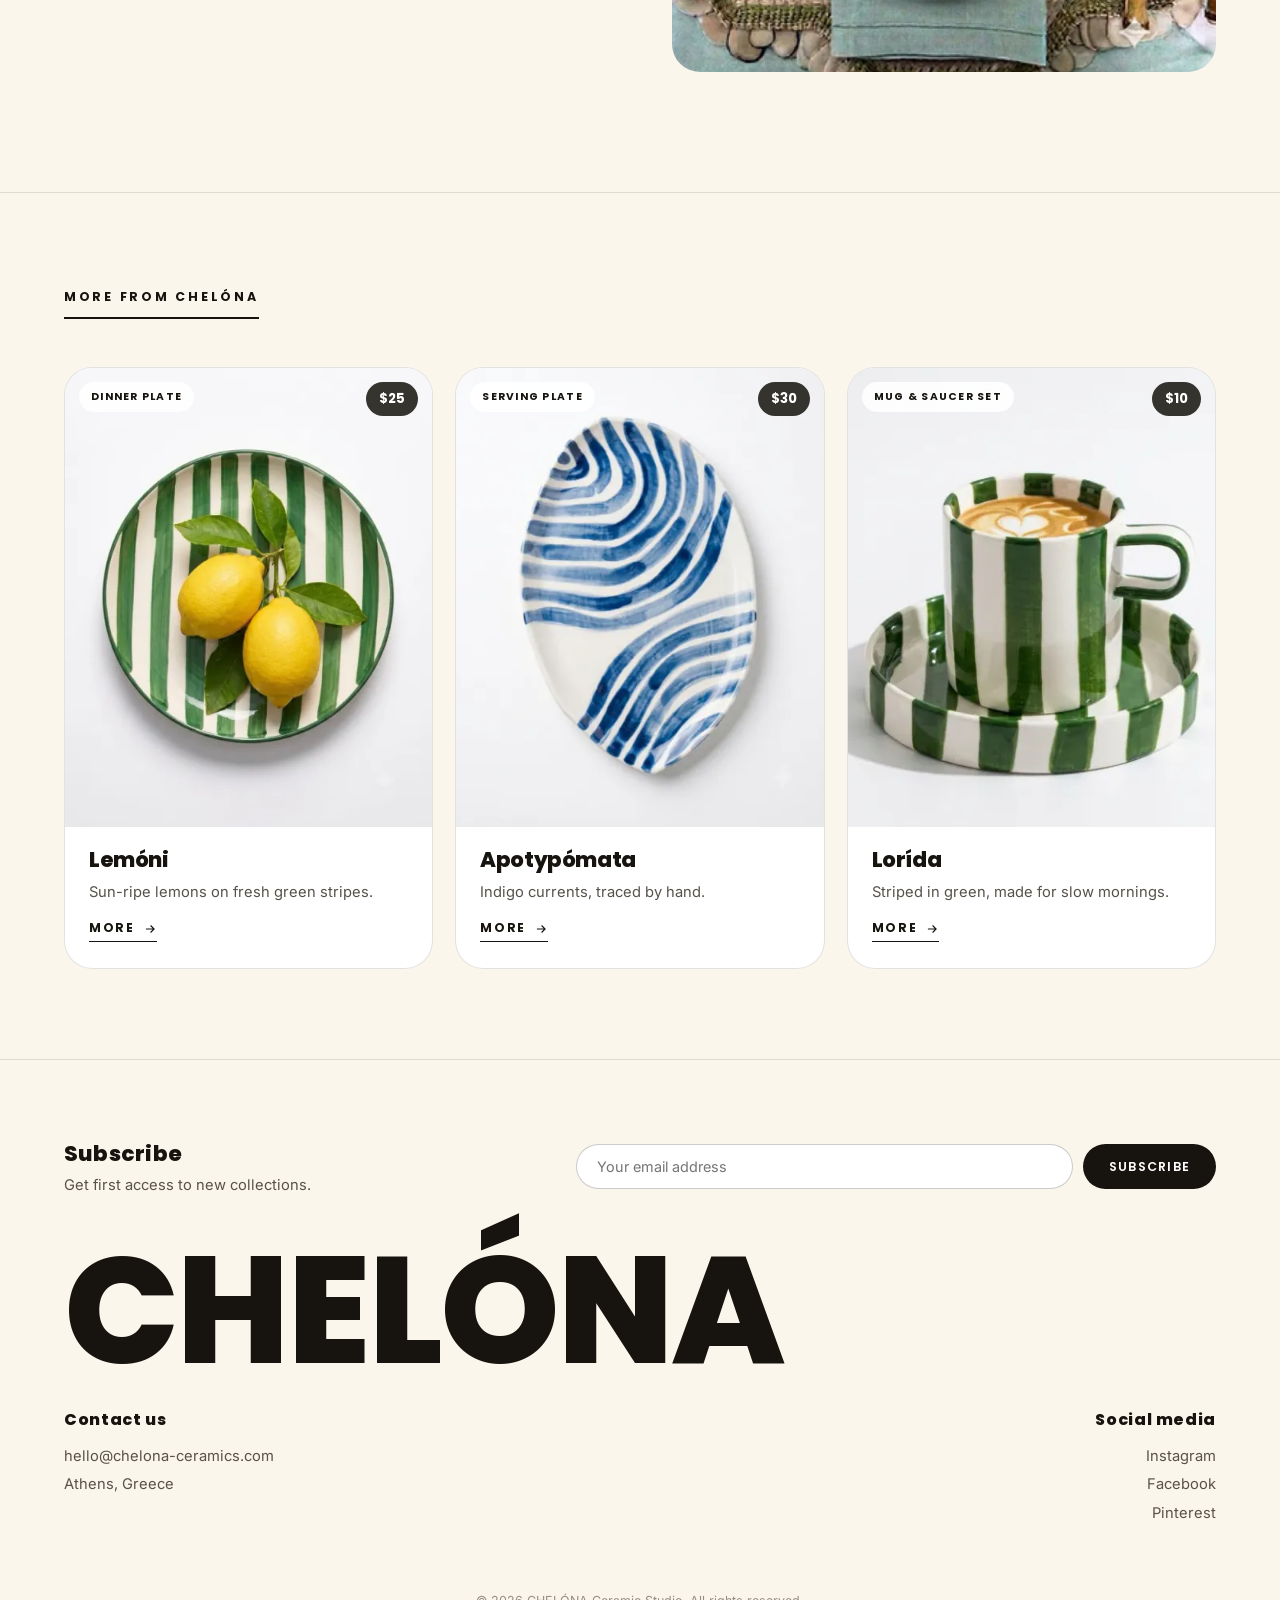
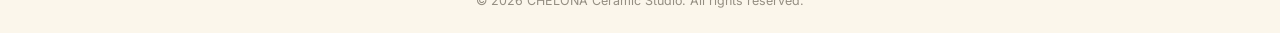
<file: product/limni/index.html>
<!doctype html>
<html lang="en">
<head>
<meta charset="UTF-8">
<meta name="viewport" content="width=device-width, initial-scale=1">
<title>Límni — Dinner Plate | CHELÓNA</title>
<meta name="description" content="Límni: a luxury ceramic dinner plate glazed in a rose, teal and pine gradient. Handcrafted custom ceramic tableware, one of a kind.">
<link rel="canonical" href="https://www.chelona-ceramics.com/product/limni/">

<meta property="og:type" content="product">
<meta property="og:site_name" content="CHELÓNA">
<meta property="og:title" content="Límni — Dinner Plate | CHELÓNA">
<meta property="og:description" content="Límni: a luxury ceramic dinner plate glazed in a rose, teal and pine gradient. Handcrafted custom ceramic tableware, one of a kind.">
<meta property="og:url" content="https://www.chelona-ceramics.com/product/limni/">
<meta property="og:image" content="https://www.chelona-ceramics.com/assets/products/limni.jpg">
<meta property="og:image:width" content="1400">
<meta property="og:image:height" content="1400">

<meta name="twitter:card" content="summary_large_image">
<meta name="twitter:title" content="Límni — Dinner Plate | CHELÓNA">
<meta name="twitter:description" content="Límni: a luxury ceramic dinner plate glazed in a rose, teal and pine gradient. Handcrafted custom ceramic tableware, one of a kind.">
<meta name="twitter:image" content="https://www.chelona-ceramics.com/assets/products/limni.jpg">

<link rel="icon" href="/assets/favicon-32.png" sizes="32x32" type="image/png">
<link rel="apple-touch-icon" href="/assets/apple-touch-icon.png">

<link rel="preconnect" href="https://fonts.googleapis.com">
<link rel="preconnect" href="https://fonts.gstatic.com" crossorigin>
<link rel="preload" as="style" href="https://fonts.googleapis.com/css2?family=Inter:wght@400;500;600;700&family=Poppins:wght@600;700;800&display=swap" onload="this.onload=null;this.rel='stylesheet'">
<noscript><link rel="stylesheet" href="https://fonts.googleapis.com/css2?family=Inter:wght@400;500;600;700&family=Poppins:wght@600;700;800&display=swap"></noscript>

<link rel="preload" type="image/webp" as="image" href="/assets/products/limni.webp" fetchpriority="high">
<link rel="stylesheet" href="/css/style.css?v=17">

<script type="application/ld+json">
{
  "@context": "https://schema.org",
  "@type": "Product",
  "name": "Límni Dinner Plate",
  "image": "https://www.chelona-ceramics.com/assets/products/limni.jpg",
  "description": "This plate, featuring a pink shoreline fading into a deep lake green, embodies a serene, natural aesthetic in soft, hand-blended hues.",
  "brand": {"@type":"Brand","name":"CHELÓNA"},
  "offers": {
    "@type": "Offer",
    "url": "https://www.chelona-ceramics.com/product/limni/",
    "priceCurrency": "USD",
    "price": "17",
    "availability": "https://schema.org/InStock"
  }
}
</script>
</head>
<body>
<a class="skip-link" href="#main">Skip to content</a>

<header class="site-header">
  <a class="logo" href="/">CHELÓNA</a>
  <nav class="nav" aria-label="Primary">
    <a href="/">Home</a>
    <a href="/#products">Products</a>
    <a href="/#contact">Contacts</a>
  </nav>
</header>

<main id="main">
  <section class="product-hero">
    <div class="backdrop" style="--pattern:url('/assets/backgrounds/limni-bg.webp')" aria-hidden="true"></div>
    <div class="shade" aria-hidden="true"></div>

    <a class="back-link" href="/#products">
      <svg viewBox="0 0 24 24" fill="none" stroke="currentColor" stroke-width="2"><path d="M19 12H5M11 6l-6 6 6 6"/></svg>
      Back to shop
    </a>

    <div class="product-hero-inner">
      <div class="product-figure" style="view-transition-name:img-limni">
        <img src="/assets/products/limni.webp" alt="Límni ceramic dinner plate with rose, teal and pine glaze gradient" width="1400" height="1400" fetchpriority="high">
      </div>
      <div class="product-info">
        <p class="kind">Dinner Plate</p>
        <h1 style="view-transition-name:title-limni">Límni</h1>
        <div class="price-row">
          <span class="price">$17</span>
        </div>
      </div>
    </div>
  </section>

  <section class="product-detail">
    <div class="detail-grid reveal">
      <div class="detail-copy">
        <span class="eyebrow">The piece</span>
        <p style="margin-top:22px;">This plate, featuring a pink shoreline fading into a deep lake green, embodies a serene, natural aesthetic in soft, hand-blended hues.</p>
        <a class="btn btn-solid" href="https://www.instagram.com/amarielbn?igsi=MTI4dDVxYmJ3NGdxbg%3D%3D&amp;utm_source=qr" target="_blank" rel="noopener">Check it out on Instagram</a>
      </div>
      <div class="detail-media">
        <img src="/assets/lifestyle/limni.webp" alt="Límni styled on the CHELÓNA table" loading="lazy" width="1000" height="1250">
      </div>
    </div>
  </section>

  <section class="more-strip">
    <div class="container">
      <div class="section-head reveal">
        <span class="eyebrow">More from CHELÓNA</span>
      </div>
      <div class="more-grid">
        <a class="card" href="/product/lemoni/" style="view-transition-name:card-lemoni">
          <div class="card-media" style="view-transition-name:img-lemoni">
            <img src="/assets/products/thumb/lemoni.webp" alt="Lemóni ceramic dinner plate with green stripes and lemon motif" loading="lazy" width="700" height="875">
          </div>
          <span class="card-tag">Dinner Plate</span>
          <span class="card-price">$25</span>
          <div class="card-body">
            <h3 style="view-transition-name:title-lemoni">Lemóni</h3>
            <p>Sun-ripe lemons on fresh green stripes.</p>
            <span class="card-more">More
              <svg viewBox="0 0 24 24" fill="none" stroke="currentColor" stroke-width="2"><path d="M5 12h14M13 6l6 6-6 6"/></svg>
            </span>
          </div>
        </a>
        <a class="card" href="/product/apotypomata/" style="view-transition-name:card-apotypomata">
          <div class="card-media" style="view-transition-name:img-apotypomata">
            <img src="/assets/products/thumb/apotypomata.webp" alt="Apotypómata hand-painted blue wave ceramic serving plate" loading="lazy" width="700" height="875">
          </div>
          <span class="card-tag">Serving Plate</span>
          <span class="card-price">$30</span>
          <div class="card-body">
            <h3 style="view-transition-name:title-apotypomata">Apotypómata</h3>
            <p>Indigo currents, traced by hand.</p>
            <span class="card-more">More
              <svg viewBox="0 0 24 24" fill="none" stroke="currentColor" stroke-width="2"><path d="M5 12h14M13 6l6 6-6 6"/></svg>
            </span>
          </div>
        </a>
        <a class="card" href="/product/lorida/" style="view-transition-name:card-lorida">
          <div class="card-media" style="view-transition-name:img-lorida">
            <img src="/assets/products/thumb/lorida.webp" alt="Lorída green striped ceramic mug and saucer set" loading="lazy" width="700" height="875">
          </div>
          <span class="card-tag">Mug & Saucer Set</span>
          <span class="card-price">$10</span>
          <div class="card-body">
            <h3 style="view-transition-name:title-lorida">Lorída</h3>
            <p>Striped in green, made for slow mornings.</p>
            <span class="card-more">More
              <svg viewBox="0 0 24 24" fill="none" stroke="currentColor" stroke-width="2"><path d="M5 12h14M13 6l6 6-6 6"/></svg>
            </span>
          </div>
        </a>
      </div>
    </div>
  </section>
</main>

<footer class="footer" id="contact">
  <div class="footer-inner">

    <!-- Top: subscribe bar (prompt text left, form right) -->
    <div class="footer-subscribe">
      <div class="footer-subscribe-text">
        <h5>Subscribe</h5>
        <p>Get first access to new collections.</p>
      </div>
      <form class="subscribe-form">
        <label class="visually-hidden" for="newsletter-email">Email address</label>
        <input id="newsletter-email" type="email" required placeholder="Your email address">
        <button type="submit">Subscribe</button>
      </form>
    </div>


    <!-- Big brand wordmark -->
    <div class="footer-brand"><span class="logo">CHELÓNA</span></div>

    <!-- Bottom: link groups -->
    <div class="footer-bottom">
      <div class="footer-col">
        <h5>Contact us</h5>
        <a href="mailto:hello@chelona-ceramics.com">hello@chelona-ceramics.com</a>
        <p>Athens, Greece</p>
      </div>
      <div class="footer-col">
        <h5>Social media</h5>
        <a href="https://www.instagram.com/amarielbn?igsi=MTI4dDVxYmJ3NGdxbg%3D%3D&amp;utm_source=qr" target="_blank" rel="noopener">Instagram</a>
        <a href="https://www.instagram.com/amarielbn?igsi=MTI4dDVxYmJ3NGdxbg%3D%3D&amp;utm_source=qr" target="_blank" rel="noopener">Facebook</a>
        <a href="https://www.instagram.com/amarielbn?igsi=MTI4dDVxYmJ3NGdxbg%3D%3D&amp;utm_source=qr" target="_blank" rel="noopener">Pinterest</a>
      </div>
    </div>

  </div>
</footer>
<p class="legal-bar">© 2026 CHELÓNA Ceramic Studio. All rights reserved.</p>

<script defer src="/js/main.js?v=17"></script>
</body>
</html>
</file>
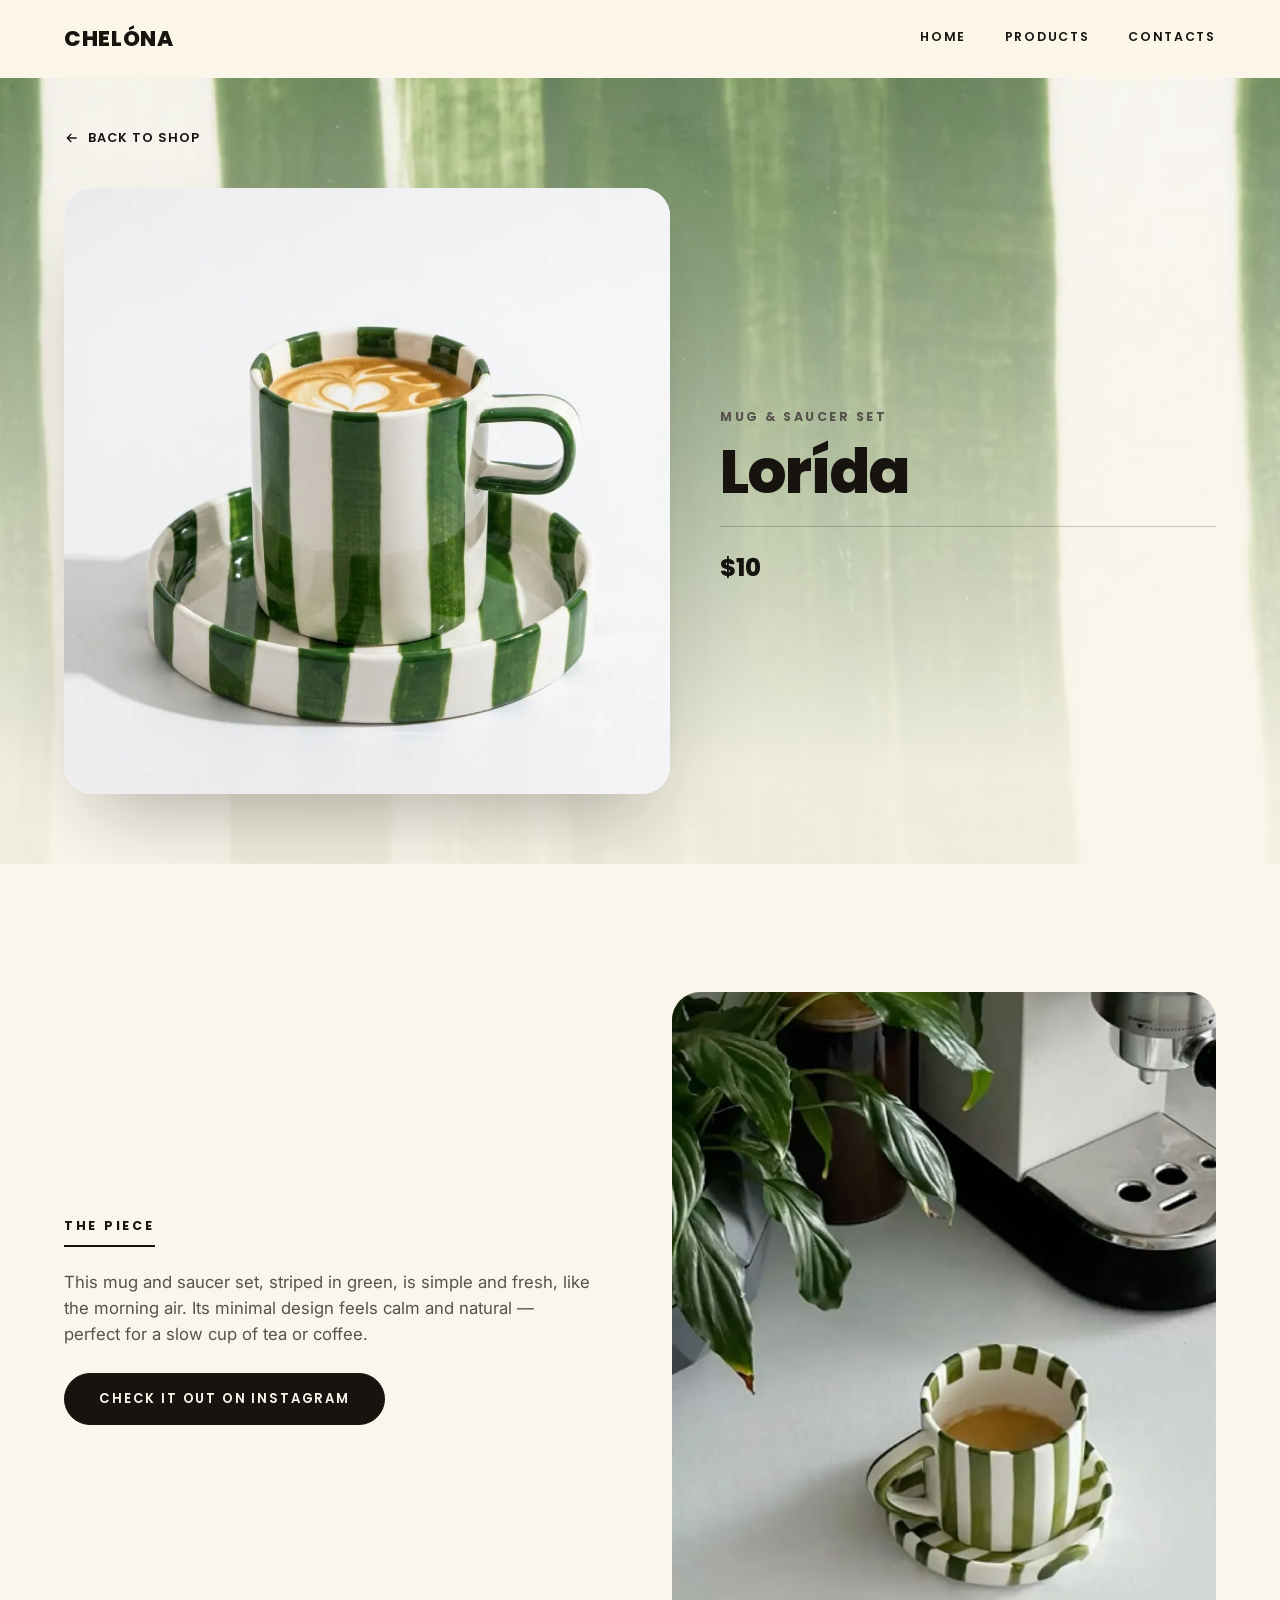
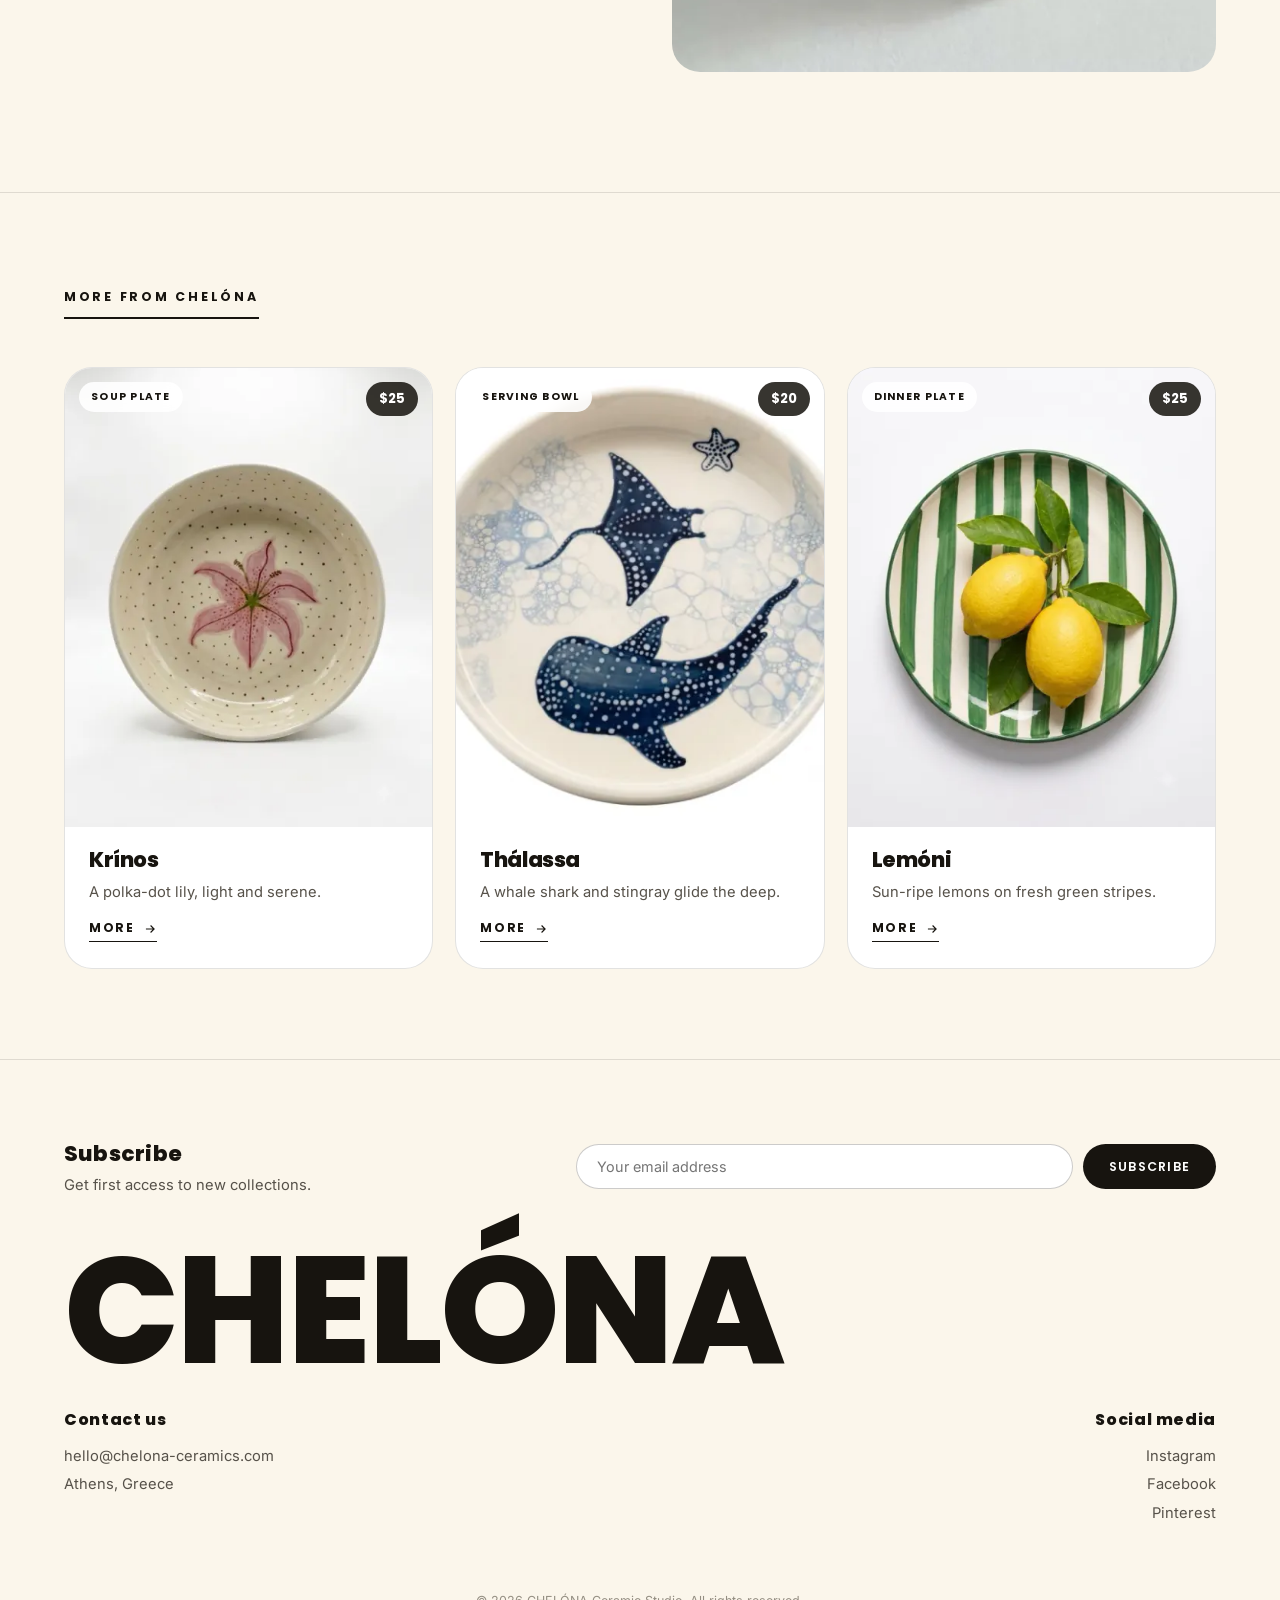
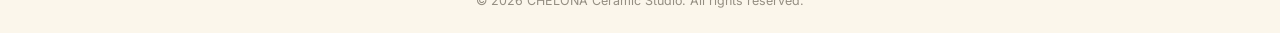
<file: product/lorida/index.html>
<!doctype html>
<html lang="en">
<head>
<meta charset="UTF-8">
<meta name="viewport" content="width=device-width, initial-scale=1">
<title>Lorída — Mug & Saucer Set | CHELÓNA</title>
<meta name="description" content="Lorída: a green striped luxury ceramic mug and saucer set, handmade for slow mornings. Custom ceramic tableware by CHELÓNA.">
<link rel="canonical" href="https://www.chelona-ceramics.com/product/lorida/">

<meta property="og:type" content="product">
<meta property="og:site_name" content="CHELÓNA">
<meta property="og:title" content="Lorída — Mug & Saucer Set | CHELÓNA">
<meta property="og:description" content="Lorída: a green striped luxury ceramic mug and saucer set, handmade for slow mornings. Custom ceramic tableware by CHELÓNA.">
<meta property="og:url" content="https://www.chelona-ceramics.com/product/lorida/">
<meta property="og:image" content="https://www.chelona-ceramics.com/assets/products/lorida.jpg">
<meta property="og:image:width" content="1400">
<meta property="og:image:height" content="1400">

<meta name="twitter:card" content="summary_large_image">
<meta name="twitter:title" content="Lorída — Mug & Saucer Set | CHELÓNA">
<meta name="twitter:description" content="Lorída: a green striped luxury ceramic mug and saucer set, handmade for slow mornings. Custom ceramic tableware by CHELÓNA.">
<meta name="twitter:image" content="https://www.chelona-ceramics.com/assets/products/lorida.jpg">

<link rel="icon" href="/assets/favicon-32.png" sizes="32x32" type="image/png">
<link rel="apple-touch-icon" href="/assets/apple-touch-icon.png">

<link rel="preconnect" href="https://fonts.googleapis.com">
<link rel="preconnect" href="https://fonts.gstatic.com" crossorigin>
<link rel="preload" as="style" href="https://fonts.googleapis.com/css2?family=Inter:wght@400;500;600;700&family=Poppins:wght@600;700;800&display=swap" onload="this.onload=null;this.rel='stylesheet'">
<noscript><link rel="stylesheet" href="https://fonts.googleapis.com/css2?family=Inter:wght@400;500;600;700&family=Poppins:wght@600;700;800&display=swap"></noscript>

<link rel="preload" type="image/webp" as="image" href="/assets/products/lorida.webp" fetchpriority="high">
<link rel="stylesheet" href="/css/style.css?v=17">

<script type="application/ld+json">
{
  "@context": "https://schema.org",
  "@type": "Product",
  "name": "Lorída Mug & Saucer Set",
  "image": "https://www.chelona-ceramics.com/assets/products/lorida.jpg",
  "description": "This mug and saucer set, striped in green, is simple and fresh, like the morning air. Its minimal design feels calm and natural — perfect for a slow cup of tea or coffee.",
  "brand": {"@type":"Brand","name":"CHELÓNA"},
  "offers": {
    "@type": "Offer",
    "url": "https://www.chelona-ceramics.com/product/lorida/",
    "priceCurrency": "USD",
    "price": "10",
    "availability": "https://schema.org/InStock"
  }
}
</script>
</head>
<body>
<a class="skip-link" href="#main">Skip to content</a>

<header class="site-header">
  <a class="logo" href="/">CHELÓNA</a>
  <nav class="nav" aria-label="Primary">
    <a href="/">Home</a>
    <a href="/#products">Products</a>
    <a href="/#contact">Contacts</a>
  </nav>
</header>

<main id="main">
  <section class="product-hero">
    <div class="backdrop" style="--pattern:url('/assets/backgrounds/lorida-bg.webp')" aria-hidden="true"></div>
    <div class="shade" aria-hidden="true"></div>

    <a class="back-link" href="/#products">
      <svg viewBox="0 0 24 24" fill="none" stroke="currentColor" stroke-width="2"><path d="M19 12H5M11 6l-6 6 6 6"/></svg>
      Back to shop
    </a>

    <div class="product-hero-inner">
      <div class="product-figure" style="view-transition-name:img-lorida">
        <img src="/assets/products/lorida.webp" alt="Lorída green striped ceramic mug and saucer set" width="1400" height="1400" fetchpriority="high">
      </div>
      <div class="product-info">
        <p class="kind">Mug & Saucer Set</p>
        <h1 style="view-transition-name:title-lorida">Lorída</h1>
        <div class="price-row">
          <span class="price">$10</span>
        </div>
      </div>
    </div>
  </section>

  <section class="product-detail">
    <div class="detail-grid reveal">
      <div class="detail-copy">
        <span class="eyebrow">The piece</span>
        <p style="margin-top:22px;">This mug and saucer set, striped in green, is simple and fresh, like the morning air. Its minimal design feels calm and natural — perfect for a slow cup of tea or coffee.</p>
        <a class="btn btn-solid" href="https://www.instagram.com/amarielbn?igsi=MTI4dDVxYmJ3NGdxbg%3D%3D&amp;utm_source=qr" target="_blank" rel="noopener">Check it out on Instagram</a>
      </div>
      <div class="detail-media">
        <img src="/assets/lifestyle/lorida.webp" alt="Lorída styled on the CHELÓNA table" loading="lazy" width="1000" height="1250">
      </div>
    </div>
  </section>

  <section class="more-strip">
    <div class="container">
      <div class="section-head reveal">
        <span class="eyebrow">More from CHELÓNA</span>
      </div>
      <div class="more-grid">
        <a class="card" href="/product/krinos-soup/" style="view-transition-name:card-krinos-soup">
          <div class="card-media" style="view-transition-name:img-krinos-soup">
            <img src="/assets/products/thumb/krinos-soup.webp" alt="Krínos polka-dot lily ceramic soup plate" loading="lazy" width="700" height="875">
          </div>
          <span class="card-tag">Soup Plate</span>
          <span class="card-price">$25</span>
          <div class="card-body">
            <h3 style="view-transition-name:title-krinos-soup">Krínos</h3>
            <p>A polka-dot lily, light and serene.</p>
            <span class="card-more">More
              <svg viewBox="0 0 24 24" fill="none" stroke="currentColor" stroke-width="2"><path d="M5 12h14M13 6l6 6-6 6"/></svg>
            </span>
          </div>
        </a>
        <a class="card" href="/product/thalassa/" style="view-transition-name:card-thalassa">
          <div class="card-media" style="view-transition-name:img-thalassa">
            <img src="/assets/products/thumb/thalassa.webp" alt="Thálassa hand-painted whale shark and stingray ceramic serving bowl" loading="lazy" width="700" height="875">
          </div>
          <span class="card-tag">Serving Bowl</span>
          <span class="card-price">$20</span>
          <div class="card-body">
            <h3 style="view-transition-name:title-thalassa">Thálassa</h3>
            <p>A whale shark and stingray glide the deep.</p>
            <span class="card-more">More
              <svg viewBox="0 0 24 24" fill="none" stroke="currentColor" stroke-width="2"><path d="M5 12h14M13 6l6 6-6 6"/></svg>
            </span>
          </div>
        </a>
        <a class="card" href="/product/lemoni/" style="view-transition-name:card-lemoni">
          <div class="card-media" style="view-transition-name:img-lemoni">
            <img src="/assets/products/thumb/lemoni.webp" alt="Lemóni ceramic dinner plate with green stripes and lemon motif" loading="lazy" width="700" height="875">
          </div>
          <span class="card-tag">Dinner Plate</span>
          <span class="card-price">$25</span>
          <div class="card-body">
            <h3 style="view-transition-name:title-lemoni">Lemóni</h3>
            <p>Sun-ripe lemons on fresh green stripes.</p>
            <span class="card-more">More
              <svg viewBox="0 0 24 24" fill="none" stroke="currentColor" stroke-width="2"><path d="M5 12h14M13 6l6 6-6 6"/></svg>
            </span>
          </div>
        </a>
      </div>
    </div>
  </section>
</main>

<footer class="footer" id="contact">
  <div class="footer-inner">

    <!-- Top: subscribe bar (prompt text left, form right) -->
    <div class="footer-subscribe">
      <div class="footer-subscribe-text">
        <h5>Subscribe</h5>
        <p>Get first access to new collections.</p>
      </div>
      <form class="subscribe-form">
        <label class="visually-hidden" for="newsletter-email">Email address</label>
        <input id="newsletter-email" type="email" required placeholder="Your email address">
        <button type="submit">Subscribe</button>
      </form>
    </div>


    <!-- Big brand wordmark -->
    <div class="footer-brand"><span class="logo">CHELÓNA</span></div>

    <!-- Bottom: link groups -->
    <div class="footer-bottom">
      <div class="footer-col">
        <h5>Contact us</h5>
        <a href="mailto:hello@chelona-ceramics.com">hello@chelona-ceramics.com</a>
        <p>Athens, Greece</p>
      </div>
      <div class="footer-col">
        <h5>Social media</h5>
        <a href="https://www.instagram.com/amarielbn?igsi=MTI4dDVxYmJ3NGdxbg%3D%3D&amp;utm_source=qr" target="_blank" rel="noopener">Instagram</a>
        <a href="https://www.instagram.com/amarielbn?igsi=MTI4dDVxYmJ3NGdxbg%3D%3D&amp;utm_source=qr" target="_blank" rel="noopener">Facebook</a>
        <a href="https://www.instagram.com/amarielbn?igsi=MTI4dDVxYmJ3NGdxbg%3D%3D&amp;utm_source=qr" target="_blank" rel="noopener">Pinterest</a>
      </div>
    </div>

  </div>
</footer>
<p class="legal-bar">© 2026 CHELÓNA Ceramic Studio. All rights reserved.</p>

<script defer src="/js/main.js?v=17"></script>
</body>
</html>
</file>
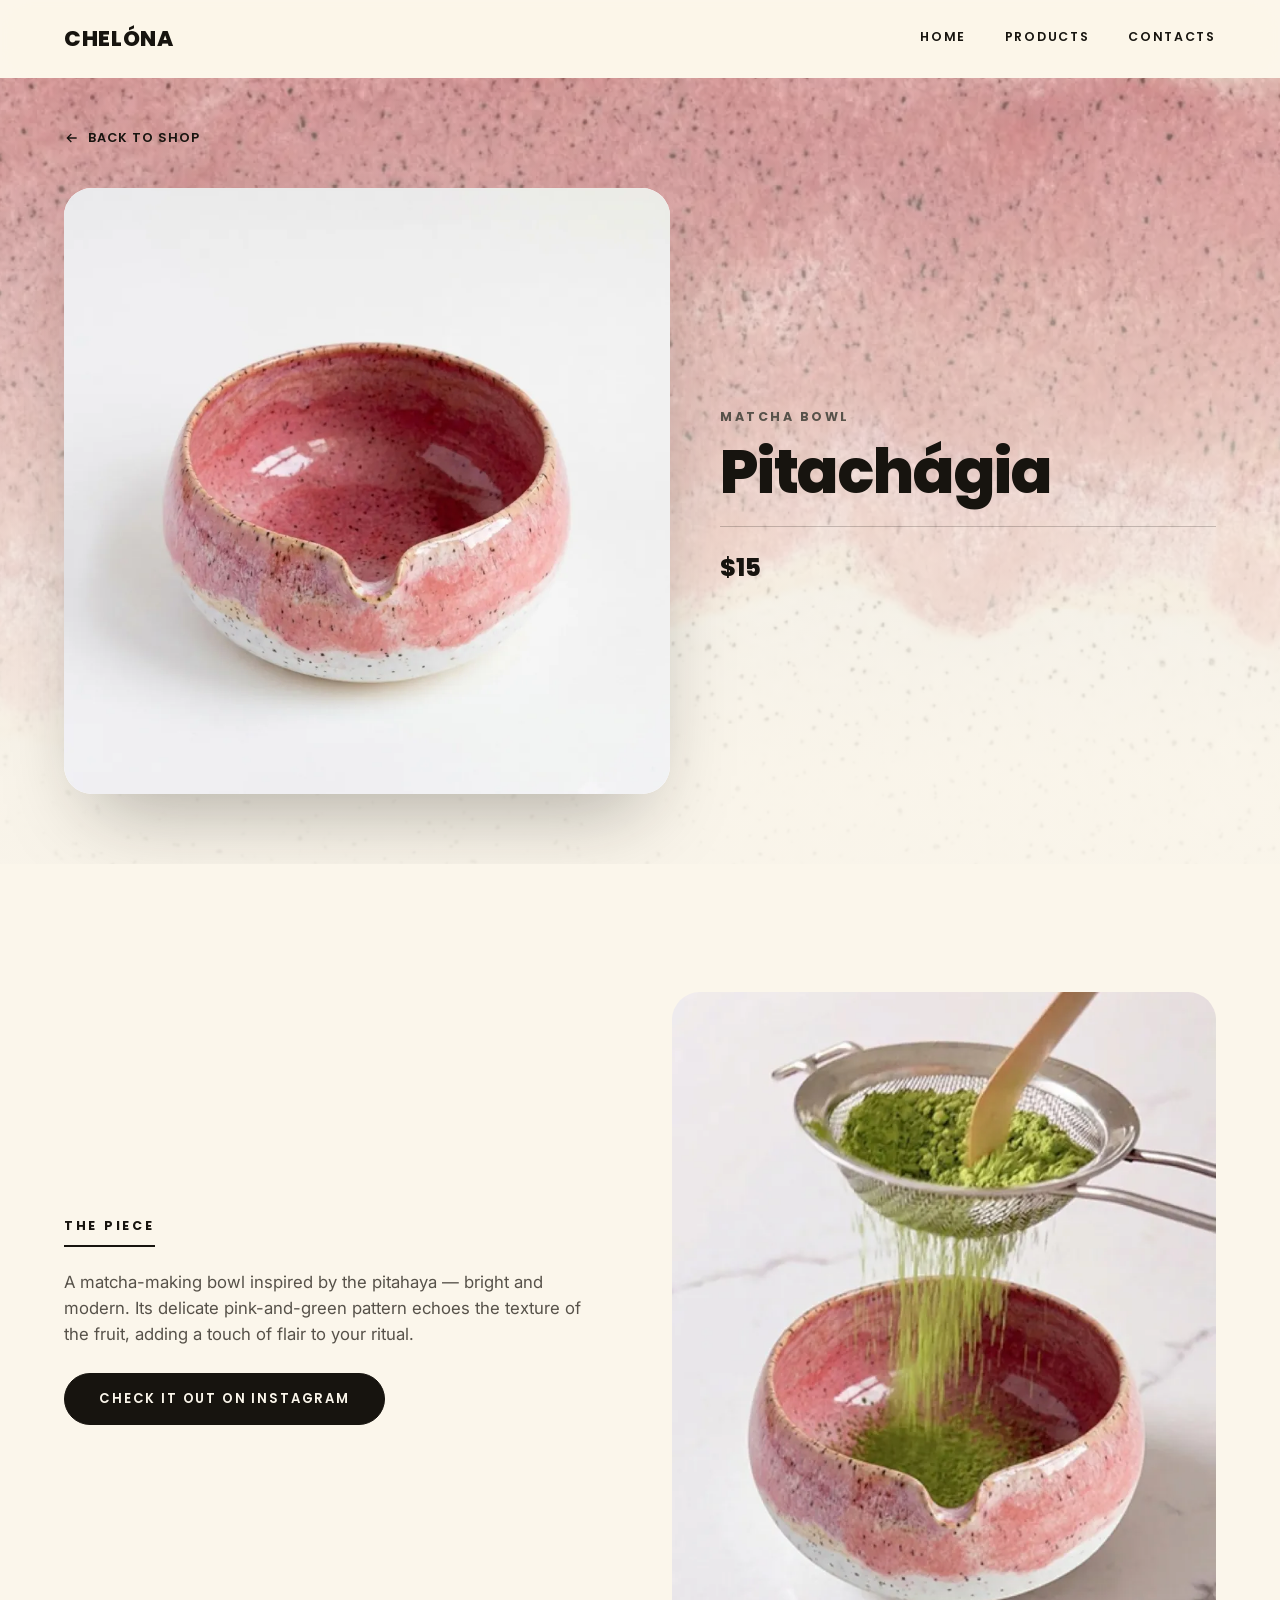
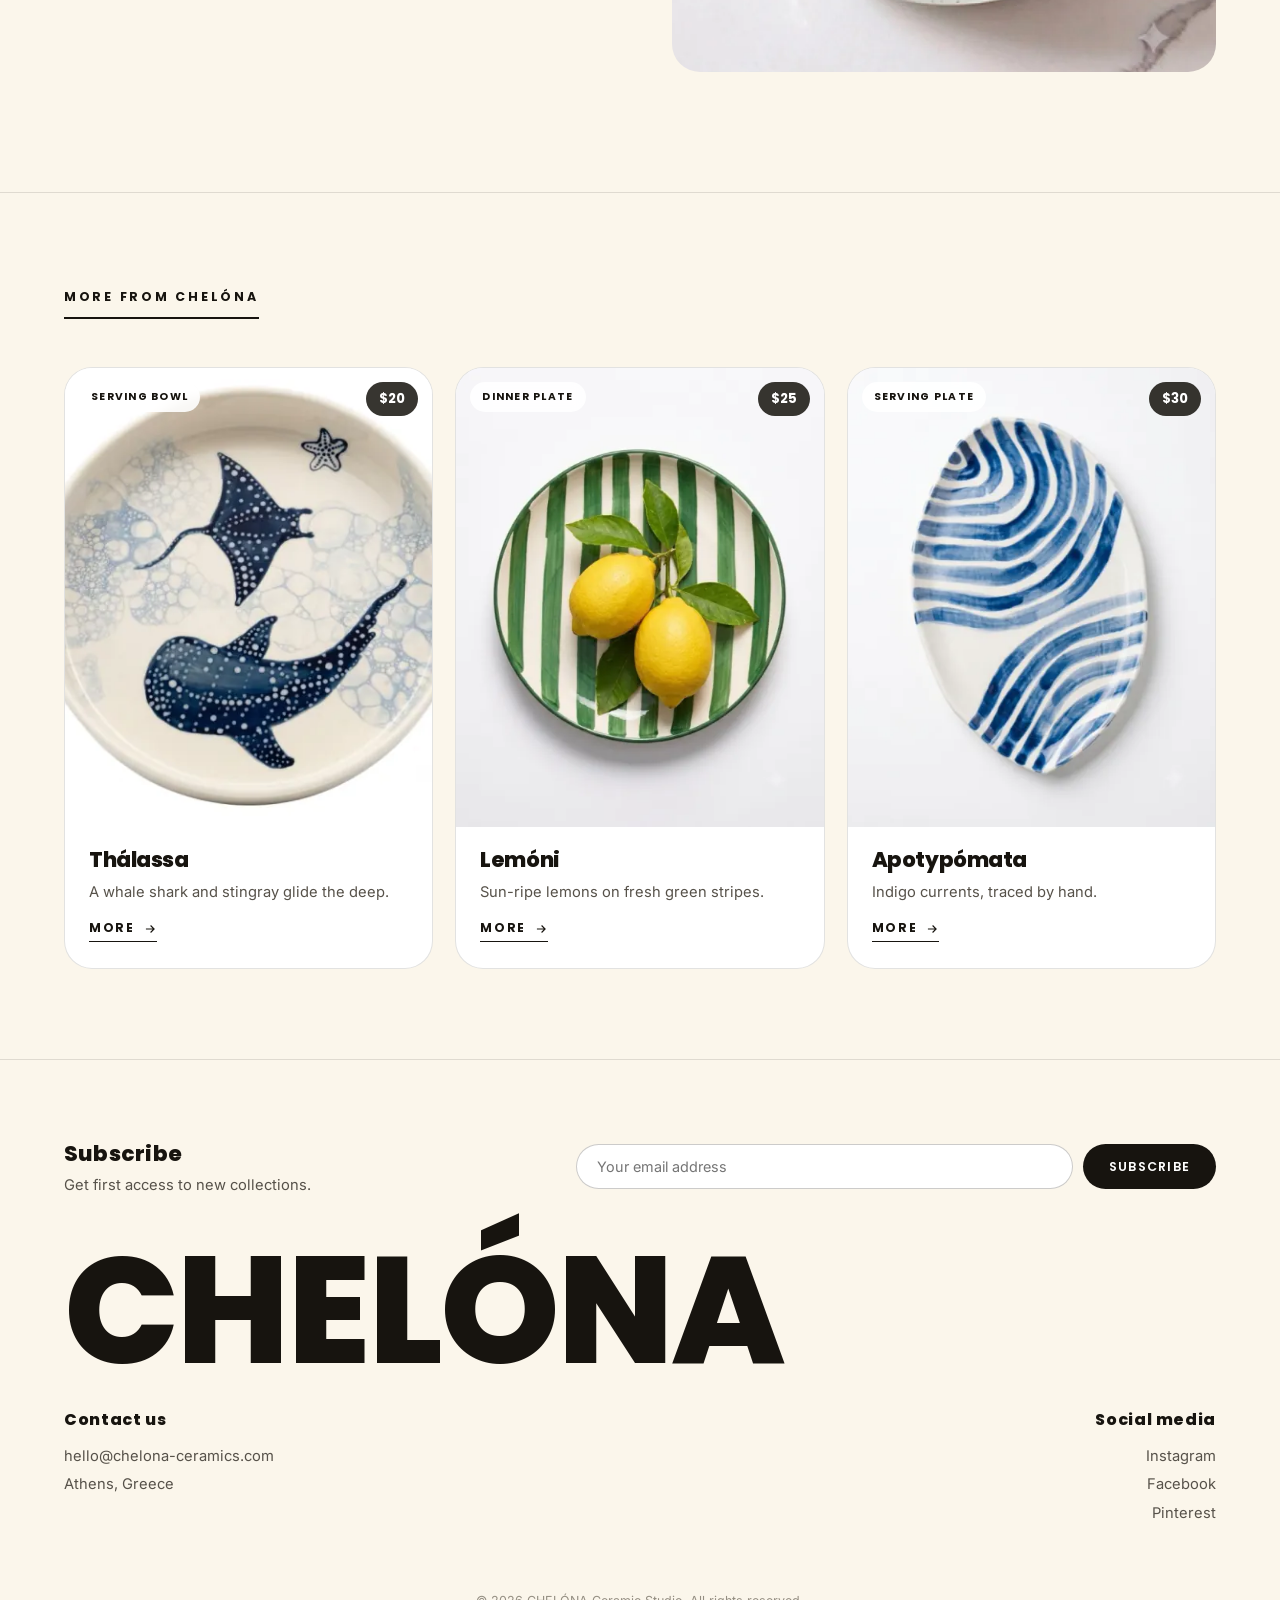
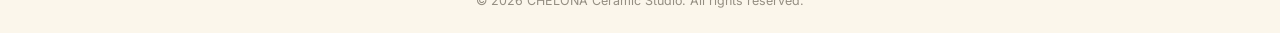
<file: product/pitachagia/index.html>
<!doctype html>
<html lang="en">
<head>
<meta charset="UTF-8">
<meta name="viewport" content="width=device-width, initial-scale=1">
<title>Pitachágia — Matcha Bowl | CHELÓNA</title>
<meta name="description" content="Pitachágia: a pitahaya-pink luxury ceramic matcha bowl, hand-thrown with a pouring spout. Custom ceramic tableware by CHELÓNA.">
<link rel="canonical" href="https://www.chelona-ceramics.com/product/pitachagia/">

<meta property="og:type" content="product">
<meta property="og:site_name" content="CHELÓNA">
<meta property="og:title" content="Pitachágia — Matcha Bowl | CHELÓNA">
<meta property="og:description" content="Pitachágia: a pitahaya-pink luxury ceramic matcha bowl, hand-thrown with a pouring spout. Custom ceramic tableware by CHELÓNA.">
<meta property="og:url" content="https://www.chelona-ceramics.com/product/pitachagia/">
<meta property="og:image" content="https://www.chelona-ceramics.com/assets/products/pitachagia.jpg">
<meta property="og:image:width" content="1400">
<meta property="og:image:height" content="1400">

<meta name="twitter:card" content="summary_large_image">
<meta name="twitter:title" content="Pitachágia — Matcha Bowl | CHELÓNA">
<meta name="twitter:description" content="Pitachágia: a pitahaya-pink luxury ceramic matcha bowl, hand-thrown with a pouring spout. Custom ceramic tableware by CHELÓNA.">
<meta name="twitter:image" content="https://www.chelona-ceramics.com/assets/products/pitachagia.jpg">

<link rel="icon" href="/assets/favicon-32.png" sizes="32x32" type="image/png">
<link rel="apple-touch-icon" href="/assets/apple-touch-icon.png">

<link rel="preconnect" href="https://fonts.googleapis.com">
<link rel="preconnect" href="https://fonts.gstatic.com" crossorigin>
<link rel="preload" as="style" href="https://fonts.googleapis.com/css2?family=Inter:wght@400;500;600;700&family=Poppins:wght@600;700;800&display=swap" onload="this.onload=null;this.rel='stylesheet'">
<noscript><link rel="stylesheet" href="https://fonts.googleapis.com/css2?family=Inter:wght@400;500;600;700&family=Poppins:wght@600;700;800&display=swap"></noscript>

<link rel="preload" type="image/webp" as="image" href="/assets/products/pitachagia.webp" fetchpriority="high">
<link rel="stylesheet" href="/css/style.css?v=17">

<script type="application/ld+json">
{
  "@context": "https://schema.org",
  "@type": "Product",
  "name": "Pitachágia Matcha Bowl",
  "image": "https://www.chelona-ceramics.com/assets/products/pitachagia.jpg",
  "description": "A matcha-making bowl inspired by the pitahaya — bright and modern. Its delicate pink-and-green pattern echoes the texture of the fruit, adding a touch of flair to your ritual.",
  "brand": {"@type":"Brand","name":"CHELÓNA"},
  "offers": {
    "@type": "Offer",
    "url": "https://www.chelona-ceramics.com/product/pitachagia/",
    "priceCurrency": "USD",
    "price": "15",
    "availability": "https://schema.org/InStock"
  }
}
</script>
</head>
<body>
<a class="skip-link" href="#main">Skip to content</a>

<header class="site-header">
  <a class="logo" href="/">CHELÓNA</a>
  <nav class="nav" aria-label="Primary">
    <a href="/">Home</a>
    <a href="/#products">Products</a>
    <a href="/#contact">Contacts</a>
  </nav>
</header>

<main id="main">
  <section class="product-hero">
    <div class="backdrop" style="--pattern:url('/assets/backgrounds/pitachagia-bg.webp')" aria-hidden="true"></div>
    <div class="shade" aria-hidden="true"></div>

    <a class="back-link" href="/#products">
      <svg viewBox="0 0 24 24" fill="none" stroke="currentColor" stroke-width="2"><path d="M19 12H5M11 6l-6 6 6 6"/></svg>
      Back to shop
    </a>

    <div class="product-hero-inner">
      <div class="product-figure" style="view-transition-name:img-pitachagia">
        <img src="/assets/products/pitachagia.webp" alt="Pitachágia pink ceramic matcha bowl with pouring spout" width="1400" height="1400" fetchpriority="high">
      </div>
      <div class="product-info">
        <p class="kind">Matcha Bowl</p>
        <h1 style="view-transition-name:title-pitachagia">Pitachágia</h1>
        <div class="price-row">
          <span class="price">$15</span>
        </div>
      </div>
    </div>
  </section>

  <section class="product-detail">
    <div class="detail-grid reveal">
      <div class="detail-copy">
        <span class="eyebrow">The piece</span>
        <p style="margin-top:22px;">A matcha-making bowl inspired by the pitahaya — bright and modern. Its delicate pink-and-green pattern echoes the texture of the fruit, adding a touch of flair to your ritual.</p>
        <a class="btn btn-solid" href="https://www.instagram.com/amarielbn?igsi=MTI4dDVxYmJ3NGdxbg%3D%3D&amp;utm_source=qr" target="_blank" rel="noopener">Check it out on Instagram</a>
      </div>
      <div class="detail-media">
        <img src="/assets/lifestyle/pitachagia.webp" alt="Pitachágia styled on the CHELÓNA table" loading="lazy" width="1000" height="1250">
      </div>
    </div>
  </section>

  <section class="more-strip">
    <div class="container">
      <div class="section-head reveal">
        <span class="eyebrow">More from CHELÓNA</span>
      </div>
      <div class="more-grid">
        <a class="card" href="/product/thalassa/" style="view-transition-name:card-thalassa">
          <div class="card-media" style="view-transition-name:img-thalassa">
            <img src="/assets/products/thumb/thalassa.webp" alt="Thálassa hand-painted whale shark and stingray ceramic serving bowl" loading="lazy" width="700" height="875">
          </div>
          <span class="card-tag">Serving Bowl</span>
          <span class="card-price">$20</span>
          <div class="card-body">
            <h3 style="view-transition-name:title-thalassa">Thálassa</h3>
            <p>A whale shark and stingray glide the deep.</p>
            <span class="card-more">More
              <svg viewBox="0 0 24 24" fill="none" stroke="currentColor" stroke-width="2"><path d="M5 12h14M13 6l6 6-6 6"/></svg>
            </span>
          </div>
        </a>
        <a class="card" href="/product/lemoni/" style="view-transition-name:card-lemoni">
          <div class="card-media" style="view-transition-name:img-lemoni">
            <img src="/assets/products/thumb/lemoni.webp" alt="Lemóni ceramic dinner plate with green stripes and lemon motif" loading="lazy" width="700" height="875">
          </div>
          <span class="card-tag">Dinner Plate</span>
          <span class="card-price">$25</span>
          <div class="card-body">
            <h3 style="view-transition-name:title-lemoni">Lemóni</h3>
            <p>Sun-ripe lemons on fresh green stripes.</p>
            <span class="card-more">More
              <svg viewBox="0 0 24 24" fill="none" stroke="currentColor" stroke-width="2"><path d="M5 12h14M13 6l6 6-6 6"/></svg>
            </span>
          </div>
        </a>
        <a class="card" href="/product/apotypomata/" style="view-transition-name:card-apotypomata">
          <div class="card-media" style="view-transition-name:img-apotypomata">
            <img src="/assets/products/thumb/apotypomata.webp" alt="Apotypómata hand-painted blue wave ceramic serving plate" loading="lazy" width="700" height="875">
          </div>
          <span class="card-tag">Serving Plate</span>
          <span class="card-price">$30</span>
          <div class="card-body">
            <h3 style="view-transition-name:title-apotypomata">Apotypómata</h3>
            <p>Indigo currents, traced by hand.</p>
            <span class="card-more">More
              <svg viewBox="0 0 24 24" fill="none" stroke="currentColor" stroke-width="2"><path d="M5 12h14M13 6l6 6-6 6"/></svg>
            </span>
          </div>
        </a>
      </div>
    </div>
  </section>
</main>

<footer class="footer" id="contact">
  <div class="footer-inner">

    <!-- Top: subscribe bar (prompt text left, form right) -->
    <div class="footer-subscribe">
      <div class="footer-subscribe-text">
        <h5>Subscribe</h5>
        <p>Get first access to new collections.</p>
      </div>
      <form class="subscribe-form">
        <label class="visually-hidden" for="newsletter-email">Email address</label>
        <input id="newsletter-email" type="email" required placeholder="Your email address">
        <button type="submit">Subscribe</button>
      </form>
    </div>


    <!-- Big brand wordmark -->
    <div class="footer-brand"><span class="logo">CHELÓNA</span></div>

    <!-- Bottom: link groups -->
    <div class="footer-bottom">
      <div class="footer-col">
        <h5>Contact us</h5>
        <a href="mailto:hello@chelona-ceramics.com">hello@chelona-ceramics.com</a>
        <p>Athens, Greece</p>
      </div>
      <div class="footer-col">
        <h5>Social media</h5>
        <a href="https://www.instagram.com/amarielbn?igsi=MTI4dDVxYmJ3NGdxbg%3D%3D&amp;utm_source=qr" target="_blank" rel="noopener">Instagram</a>
        <a href="https://www.instagram.com/amarielbn?igsi=MTI4dDVxYmJ3NGdxbg%3D%3D&amp;utm_source=qr" target="_blank" rel="noopener">Facebook</a>
        <a href="https://www.instagram.com/amarielbn?igsi=MTI4dDVxYmJ3NGdxbg%3D%3D&amp;utm_source=qr" target="_blank" rel="noopener">Pinterest</a>
      </div>
    </div>

  </div>
</footer>
<p class="legal-bar">© 2026 CHELÓNA Ceramic Studio. All rights reserved.</p>

<script defer src="/js/main.js?v=17"></script>
</body>
</html>
</file>
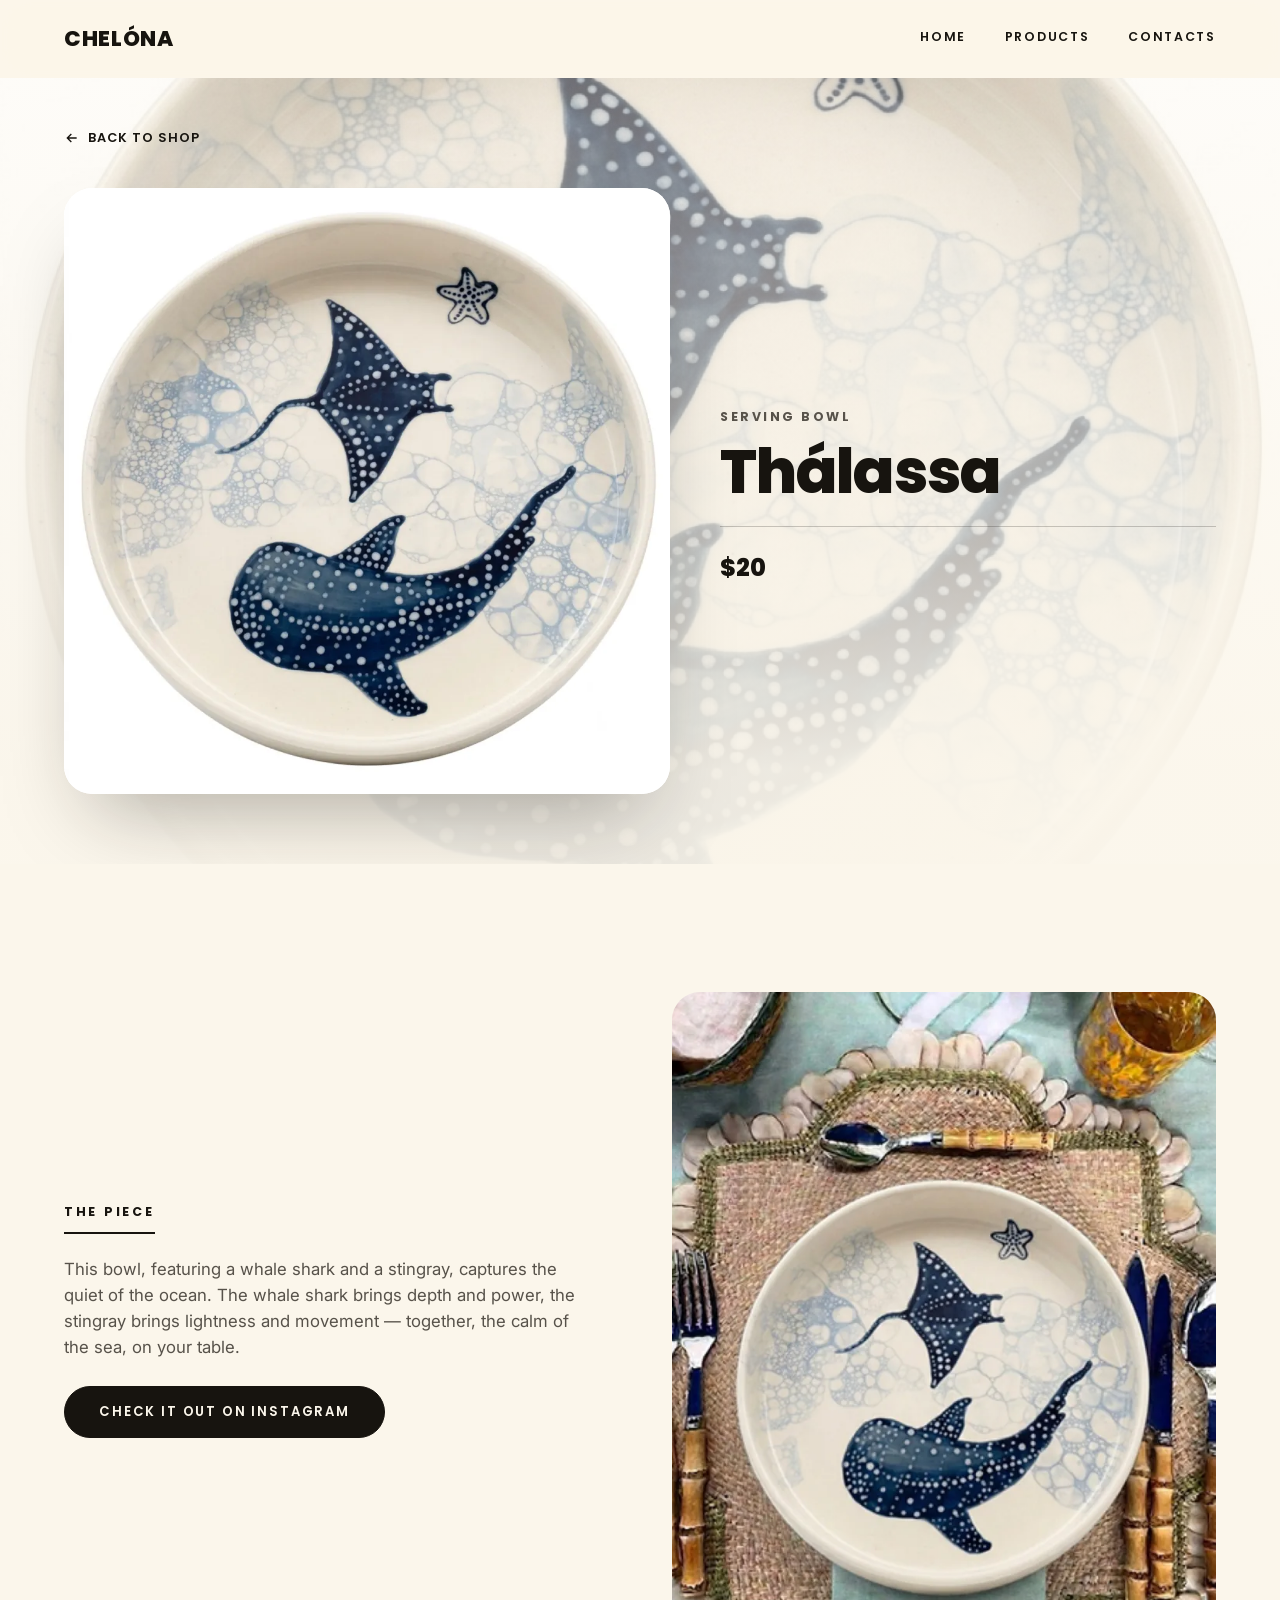
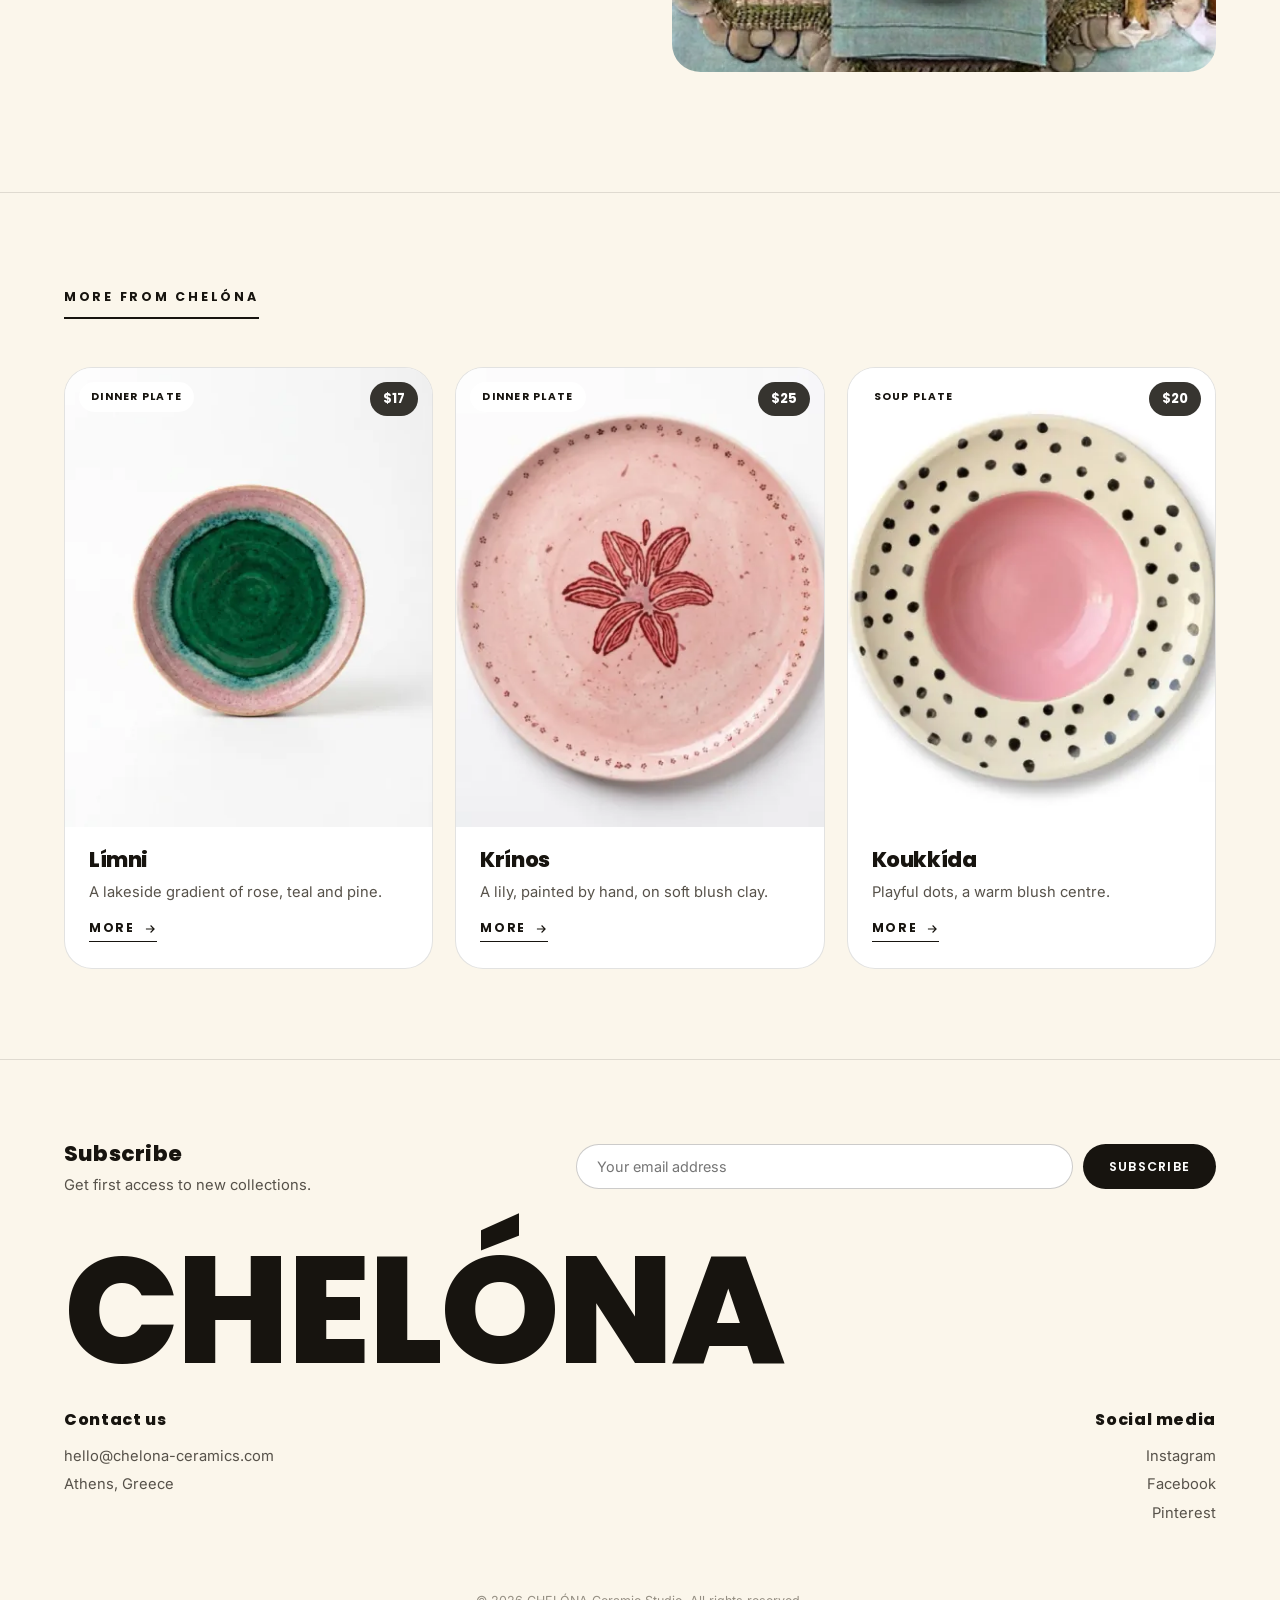
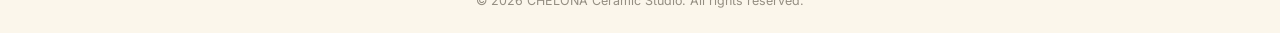
<file: product/thalassa/index.html>
<!doctype html>
<html lang="en">
<head>
<meta charset="UTF-8">
<meta name="viewport" content="width=device-width, initial-scale=1">
<title>Thálassa — Serving Bowl | CHELÓNA</title>
<meta name="description" content="Thálassa: a luxury ceramic serving bowl hand-painted with a whale shark and stingray. Custom ceramic tableware, handcrafted in small batches.">
<link rel="canonical" href="https://www.chelona-ceramics.com/product/thalassa/">

<meta property="og:type" content="product">
<meta property="og:site_name" content="CHELÓNA">
<meta property="og:title" content="Thálassa — Serving Bowl | CHELÓNA">
<meta property="og:description" content="Thálassa: a luxury ceramic serving bowl hand-painted with a whale shark and stingray. Custom ceramic tableware, handcrafted in small batches.">
<meta property="og:url" content="https://www.chelona-ceramics.com/product/thalassa/">
<meta property="og:image" content="https://www.chelona-ceramics.com/assets/products/thalassa.jpg">
<meta property="og:image:width" content="1400">
<meta property="og:image:height" content="1400">

<meta name="twitter:card" content="summary_large_image">
<meta name="twitter:title" content="Thálassa — Serving Bowl | CHELÓNA">
<meta name="twitter:description" content="Thálassa: a luxury ceramic serving bowl hand-painted with a whale shark and stingray. Custom ceramic tableware, handcrafted in small batches.">
<meta name="twitter:image" content="https://www.chelona-ceramics.com/assets/products/thalassa.jpg">

<link rel="icon" href="/assets/favicon-32.png" sizes="32x32" type="image/png">
<link rel="apple-touch-icon" href="/assets/apple-touch-icon.png">

<link rel="preconnect" href="https://fonts.googleapis.com">
<link rel="preconnect" href="https://fonts.gstatic.com" crossorigin>
<link rel="preload" as="style" href="https://fonts.googleapis.com/css2?family=Inter:wght@400;500;600;700&family=Poppins:wght@600;700;800&display=swap" onload="this.onload=null;this.rel='stylesheet'">
<noscript><link rel="stylesheet" href="https://fonts.googleapis.com/css2?family=Inter:wght@400;500;600;700&family=Poppins:wght@600;700;800&display=swap"></noscript>

<link rel="preload" type="image/webp" as="image" href="/assets/products/thalassa.webp" fetchpriority="high">
<link rel="stylesheet" href="/css/style.css?v=17">

<script type="application/ld+json">
{
  "@context": "https://schema.org",
  "@type": "Product",
  "name": "Thálassa Serving Bowl",
  "image": "https://www.chelona-ceramics.com/assets/products/thalassa.jpg",
  "description": "This bowl, featuring a whale shark and a stingray, captures the quiet of the ocean. The whale shark brings depth and power, the stingray brings lightness and movement — together, the calm of the sea, on your table.",
  "brand": {"@type":"Brand","name":"CHELÓNA"},
  "offers": {
    "@type": "Offer",
    "url": "https://www.chelona-ceramics.com/product/thalassa/",
    "priceCurrency": "USD",
    "price": "20",
    "availability": "https://schema.org/InStock"
  }
}
</script>
</head>
<body>
<a class="skip-link" href="#main">Skip to content</a>

<header class="site-header">
  <a class="logo" href="/">CHELÓNA</a>
  <nav class="nav" aria-label="Primary">
    <a href="/">Home</a>
    <a href="/#products">Products</a>
    <a href="/#contact">Contacts</a>
  </nav>
</header>

<main id="main">
  <section class="product-hero">
    <div class="backdrop" style="--pattern:url('/assets/products/thalassa.jpg')" aria-hidden="true"></div>
    <div class="shade" aria-hidden="true"></div>

    <a class="back-link" href="/#products">
      <svg viewBox="0 0 24 24" fill="none" stroke="currentColor" stroke-width="2"><path d="M19 12H5M11 6l-6 6 6 6"/></svg>
      Back to shop
    </a>

    <div class="product-hero-inner">
      <div class="product-figure" style="view-transition-name:img-thalassa">
        <img src="/assets/products/thalassa.webp" alt="Thálassa hand-painted whale shark and stingray ceramic serving bowl" width="1400" height="1400" fetchpriority="high">
      </div>
      <div class="product-info">
        <p class="kind">Serving Bowl</p>
        <h1 style="view-transition-name:title-thalassa">Thálassa</h1>
        <div class="price-row">
          <span class="price">$20</span>
        </div>
      </div>
    </div>
  </section>

  <section class="product-detail">
    <div class="detail-grid reveal">
      <div class="detail-copy">
        <span class="eyebrow">The piece</span>
        <p style="margin-top:22px;">This bowl, featuring a whale shark and a stingray, captures the quiet of the ocean. The whale shark brings depth and power, the stingray brings lightness and movement — together, the calm of the sea, on your table.</p>
        <a class="btn btn-solid" href="https://www.instagram.com/amarielbn?igsi=MTI4dDVxYmJ3NGdxbg%3D%3D&amp;utm_source=qr" target="_blank" rel="noopener">Check it out on Instagram</a>
      </div>
      <div class="detail-media">
        <img src="/assets/lifestyle/thalassa.webp" alt="Thálassa styled on the CHELÓNA table" loading="lazy" width="1000" height="1250">
      </div>
    </div>
  </section>

  <section class="more-strip">
    <div class="container">
      <div class="section-head reveal">
        <span class="eyebrow">More from CHELÓNA</span>
      </div>
      <div class="more-grid">
        <a class="card" href="/product/limni/" style="view-transition-name:card-limni">
          <div class="card-media" style="view-transition-name:img-limni">
            <img src="/assets/products/thumb/limni.webp" alt="Límni ceramic dinner plate with rose, teal and pine glaze gradient" loading="lazy" width="700" height="875">
          </div>
          <span class="card-tag">Dinner Plate</span>
          <span class="card-price">$17</span>
          <div class="card-body">
            <h3 style="view-transition-name:title-limni">Límni</h3>
            <p>A lakeside gradient of rose, teal and pine.</p>
            <span class="card-more">More
              <svg viewBox="0 0 24 24" fill="none" stroke="currentColor" stroke-width="2"><path d="M5 12h14M13 6l6 6-6 6"/></svg>
            </span>
          </div>
        </a>
        <a class="card" href="/product/krinos/" style="view-transition-name:card-krinos">
          <div class="card-media" style="view-transition-name:img-krinos">
            <img src="/assets/products/thumb/krinos.webp" alt="Krínos hand-painted lily ceramic dinner plate in blush pink" loading="lazy" width="700" height="875">
          </div>
          <span class="card-tag">Dinner Plate</span>
          <span class="card-price">$25</span>
          <div class="card-body">
            <h3 style="view-transition-name:title-krinos">Krínos</h3>
            <p>A lily, painted by hand, on soft blush clay.</p>
            <span class="card-more">More
              <svg viewBox="0 0 24 24" fill="none" stroke="currentColor" stroke-width="2"><path d="M5 12h14M13 6l6 6-6 6"/></svg>
            </span>
          </div>
        </a>
        <a class="card" href="/product/koukkida/" style="view-transition-name:card-koukkida">
          <div class="card-media" style="view-transition-name:img-koukkida">
            <img src="/assets/products/thumb/koukkida.webp" alt="Koukkída polka-dot ceramic soup plate with blush pink centre" loading="lazy" width="700" height="875">
          </div>
          <span class="card-tag">Soup Plate</span>
          <span class="card-price">$20</span>
          <div class="card-body">
            <h3 style="view-transition-name:title-koukkida">Koukkída</h3>
            <p>Playful dots, a warm blush centre.</p>
            <span class="card-more">More
              <svg viewBox="0 0 24 24" fill="none" stroke="currentColor" stroke-width="2"><path d="M5 12h14M13 6l6 6-6 6"/></svg>
            </span>
          </div>
        </a>
      </div>
    </div>
  </section>
</main>

<footer class="footer" id="contact">
  <div class="footer-inner">

    <!-- Top: subscribe bar (prompt text left, form right) -->
    <div class="footer-subscribe">
      <div class="footer-subscribe-text">
        <h5>Subscribe</h5>
        <p>Get first access to new collections.</p>
      </div>
      <form class="subscribe-form">
        <label class="visually-hidden" for="newsletter-email">Email address</label>
        <input id="newsletter-email" type="email" required placeholder="Your email address">
        <button type="submit">Subscribe</button>
      </form>
    </div>


    <!-- Big brand wordmark -->
    <div class="footer-brand"><span class="logo">CHELÓNA</span></div>

    <!-- Bottom: link groups -->
    <div class="footer-bottom">
      <div class="footer-col">
        <h5>Contact us</h5>
        <a href="mailto:hello@chelona-ceramics.com">hello@chelona-ceramics.com</a>
        <p>Athens, Greece</p>
      </div>
      <div class="footer-col">
        <h5>Social media</h5>
        <a href="https://www.instagram.com/amarielbn?igsi=MTI4dDVxYmJ3NGdxbg%3D%3D&amp;utm_source=qr" target="_blank" rel="noopener">Instagram</a>
        <a href="https://www.instagram.com/amarielbn?igsi=MTI4dDVxYmJ3NGdxbg%3D%3D&amp;utm_source=qr" target="_blank" rel="noopener">Facebook</a>
        <a href="https://www.instagram.com/amarielbn?igsi=MTI4dDVxYmJ3NGdxbg%3D%3D&amp;utm_source=qr" target="_blank" rel="noopener">Pinterest</a>
      </div>
    </div>

  </div>
</footer>
<p class="legal-bar">© 2026 CHELÓNA Ceramic Studio. All rights reserved.</p>

<script defer src="/js/main.js?v=17"></script>
</body>
</html>
</file>
<file: css/style.css>
/* ==========================================================================
   CHELÓNA — Design System
   ========================================================================== */

:root{
  --cream:        #FBF6EB;
  --cream-deep:   #F4EAD4;
  --paper:        #FFFFFF;
  --ink:          #17140F;
  --ink-soft:     #57524A;
  --ink-faint:    #948E82;
  --line:         rgba(23,20,15,0.12);
  --line-strong:  rgba(23,20,15,0.22);
  --yellow:       #F1D670;
  --yellow-soft:  #F8E9AE;

  /* per-product accents */
  --c-krinos:        #C4636E;
  --c-apotypomata:   #35507E;
  --c-thalassa:      #1E3A5F;
  --c-lorida:        #3F5B2E;
  --c-krinossoup:    #C07E93;
  --c-pitachagia:    #B24C5C;
  --c-koukkida:      #C97A96;
  --c-lemoni:        #4B6B34;
  --c-limni:         #2E7A5F;

  --radius-s: 10px;
  --radius-m: 18px;
  --radius-l: 28px;

  --ease: cubic-bezier(0.4,0,0.2,1);
  --dur-s: 250ms;
  --dur-m: 480ms;
  --dur-l: 650ms;

  --container: 1280px;
  --gutter: clamp(20px, 5vw, 64px);
}

@media (prefers-color-scheme: dark){
  :root{ color-scheme: light; }
}

*, *::before, *::after{ box-sizing: border-box; }
html{ scroll-behavior: smooth; overflow-x: hidden; }
html, body{ margin:0; padding:0; }

body{
  background: var(--cream);
  color: var(--ink);
  font-family: "Inter", -apple-system, BlinkMacSystemFont, "Segoe UI", Helvetica, Arial, sans-serif;
  font-size: 16px;
  line-height: 1.55;
  -webkit-font-smoothing: antialiased;
  text-rendering: optimizeLegibility;
}

h1,h2,h3,h4{
  font-family: "Poppins", "Inter", -apple-system, sans-serif;
  font-weight: 800;
  letter-spacing: -0.02em;
  line-height: 1.05;
  margin: 0;
  color: var(--ink);
}

p{ margin: 0; }
a{ color: inherit; text-decoration: none; }
img{ max-width: 100%; display:block; }
button{ font-family: inherit; cursor: pointer; }

.container{
  max-width: var(--container);
  margin: 0 auto;
  padding-left: var(--gutter);
  padding-right: var(--gutter);
}

.eyebrow{
  display:inline-block;
  font-family:"Poppins", sans-serif;
  font-weight:700;
  font-size: 0.78rem;
  letter-spacing: 0.22em;
  text-transform: uppercase;
  color: var(--ink);
  padding-bottom: 10px;
  border-bottom: 2px solid var(--ink);
}

.visually-hidden{
  position:absolute; width:1px; height:1px; padding:0; margin:-1px;
  overflow:hidden; clip:rect(0,0,0,0); white-space:nowrap; border:0;
}

.skip-link{
  position:absolute; left: 12px; top:-60px;
  background: var(--ink); color:#fff; padding:10px 16px; border-radius: 999px;
  z-index: 1000; transition: top var(--dur-s) var(--ease);
  font-size: 0.85rem;
}
.skip-link:focus{ top: 12px; }

/* ---------- Buttons ---------- */
.btn{
  display:inline-flex;
  align-items:center;
  justify-content:center;
  gap:10px;
  padding: 15px 34px;
  border-radius: 999px;
  font-family:"Poppins", sans-serif;
  font-weight:600;
  font-size: 0.82rem;
  letter-spacing: 0.14em;
  text-transform: uppercase;
  border: 1.5px solid var(--ink);
  background: transparent;
  color: var(--ink);
  transition: background var(--dur-s) var(--ease), color var(--dur-s) var(--ease), transform var(--dur-s) var(--ease), box-shadow var(--dur-s) var(--ease);
  white-space: nowrap;
}
.btn:hover{ background: var(--ink); color: var(--cream); transform: translateY(-2px); box-shadow: 0 10px 24px rgba(23,20,15,0.18); }
.btn:active{ transform: translateY(0); }
.btn-solid{ background: var(--ink); color: var(--cream); }
.btn-solid:hover{ background: var(--ink-soft); color:#fff; }
.btn-light{ border-color: rgba(255,255,255,0.65); color:#fff; }
.btn-light:hover{ background:#fff; color: var(--ink); }

/* ==========================================================================
   Header
   ========================================================================== */
.site-header{
  position: sticky;
  top: 0;
  z-index: 500;
  display:flex;
  align-items:center;
  justify-content:space-between;
  padding: 22px var(--gutter);
  background: rgba(251,246,235,0.78);
  backdrop-filter: saturate(180%) blur(14px);
  -webkit-backdrop-filter: saturate(180%) blur(14px);
  border-bottom: 1px solid transparent;
  transition: border-color var(--dur-s) var(--ease), background var(--dur-s) var(--ease);
}
.site-header.is-scrolled{ border-bottom-color: var(--line); }

.logo{
  font-family:"Poppins", sans-serif;
  font-weight:800;
  font-size: 1.35rem;
  letter-spacing: 0.03em;
}

.nav{
  display:flex;
  gap: clamp(18px, 3vw, 40px);
  font-family:"Poppins", sans-serif;
  font-weight:600;
  font-size: 0.78rem;
  letter-spacing: 0.14em;
  text-transform: uppercase;
}
.nav a{
  position:relative;
  padding-bottom: 4px;
}
.nav a::after{
  content:"";
  position:absolute; left:0; right:100%; bottom:0;
  height:2px; background: var(--ink);
  transition: right var(--dur-s) var(--ease);
}
.nav a:hover::after, .nav a.is-active::after{ right:0; }

@media (max-width: 480px){
  .site-header{ padding: 16px 18px; }
  .logo{ font-size: 1.05rem; }
  .nav{ gap: 10px; font-size: 0.6rem; letter-spacing: 0.06em; }
}

/* ==========================================================================
   Hero (home) — split two-image composition with centred copy. No animation.
   ========================================================================== */
.hero{
  position: relative;
  height: 100svh;
  min-height: 560px;
  max-height: 1100px;
  overflow: hidden;
  background: var(--ink);
  isolation: isolate;
}

/* Two portrait images side by side, each filling half the frame. */
.hero-split{
  position:absolute; inset:0; z-index:0;
  display:grid; grid-template-columns: 1fr 1fr;
}
.hero-half{
  width:100%; height:100%;
  object-fit:cover; object-position:center;
  display:block;
  -webkit-user-drag:none; user-select:none;
}

/* Legibility wash — darkens the centre band behind the copy while keeping
   the two images visible toward the edges. */
.hero-scrim {
  position: absolute;
  inset: 0;
  z-index: 1;
  pointer-events: none;
  background: rgba(23, 20, 15, 0.2);
}

.hero-inner{
  position:absolute; inset:0; z-index:2;
  display:flex; flex-direction:column; align-items:center; justify-content:center;
  text-align:center;
  padding: 0 var(--gutter);
}

.hero-copy{ position:relative; max-width: 900px; }
.hero-copy h1{
  color: var(--cream);
  font-size: clamp(2.6rem, 6vw, 5rem);
  line-height: 1.04;
  max-width: 25ch;
  margin: 0 auto;
  font-weight: 300;
  font-family: "Unbounded", sans-serif;
}
.hero-copy .sub{
  margin: 20px auto 0;
  font-family:"Poppins", sans-serif;
  font-weight:400;
  font-size: 0.86rem;
  letter-spacing: 0.16em;
  text-transform: uppercase;
  color: var(--cream);
  max-width: 32ch;
}
.hero-actions{ margin-top: 36px; display:flex; align-items:center; justify-content:center; gap: 22px; }
.btn-hero{ border-color: var(--cream); color:var(--cream); background: transparent; }
.btn-hero:hover{ background:var(--cream); color: var(--ink); border-color:var(--cream); }

.hero-copy h1,
.hero-copy .sub,
.hero-actions{
  opacity: 0;
  transform: translateY(24px);
  animation: heroReveal .9s cubic-bezier(.22,1,.36,1) forwards;
}

.hero-copy .sub{
  animation-delay: .2s;
}

.hero-actions{
  animation-delay: .35s;
}

@keyframes heroReveal{
  from{
    opacity: 0;
    transform: translateY(24px);
  }
  to{
    opacity: 1;
    transform: translateY(0);
  }
}

@media (max-width: 1024px){
  .hero-copy h1{ max-width: 25ch; }
  .hero{ height: 70svh; min-height: 520px; max-height: none; }
}

/* Tablet / phones: keep the split; scale the copy down. */
@media (max-width: 640px){
  .hero{ height: 60svh; min-height: 520px; max-height: none; }
  .hero-split{ display: block; }
  .hero-half:first-child{ display: none; }
  .hero-half:last-child{ width: 100%; height: 100%; object-fit: cover; object-position: center; }
  .hero-inner{ position: absolute; inset: 0; display: flex; flex-direction: column; justify-content: space-between; align-items: center; padding: 40px 22px 36px; }
  .hero-copy{ display: flex; flex-direction: column; align-items: center; width: 100%; height: 100%; }
  .hero-copy h1{margin: 0; margin-top: 20px; max-width: 15ch; text-align: center; font-size: clamp(2rem, 8vw, 3rem); line-height: .95; font-weight: 400; letter-spacing: -.04em; }
  .hero-copy .sub{ margin: auto 0 18px; text-align: center; max-width: 28ch; font-size: .82rem; letter-spacing: .16em; }
  .hero-actions{ justify-content: center; margin: 0; }
  .btn-hero{ padding: 13px 28px; font-size: 0.56rem; font-weight: 700; }
}
@media (max-width: 380px){
  .hero-copy h1{ font-size: 1.8rem; max-width: 11ch; }
  .hero-copy .sub{ font-size: 0.68rem; }
}

/* ==========================================================================
   Products grid
   ========================================================================== */
.section{ padding: clamp(70px, 10vw, 130px) 0; }
@media (max-width: 1024px){ .section{ padding: clamp(56px, 7vw, 90px) 0; } }
@media (max-width: 640px){ .section{ padding: 48px 0; } }
.section-head{ margin-bottom: 48px; }
@media (max-width: 640px){ .section-head{ margin-bottom: 28px; } }

.grid-products{
  display:grid;
  grid-template-columns: repeat(3, 1fr);
  gap: clamp(18px, 2.4vw, 34px);
}
@media (max-width: 980px){ .grid-products{ grid-template-columns: repeat(2,1fr); gap: clamp(14px, 2vw, 26px); } }
/* NOTE: the ≤640px card chrome (tag/price/body/more) lives just after the
   base .card rules below, so it isn't overridden by them (equal specificity
   resolves by source order). The 2-column grid + gutter live here because
   their base rule is above. */
@media (max-width: 640px){
  #products.section > .container{ padding-left: 16px; padding-right: 16px; }
  .grid-products{ grid-template-columns: repeat(2, 1fr); gap: 16px; }
}

.card{
  position: relative;
  display:flex;
  flex-direction: column;
  border-radius: var(--radius-l);
  overflow: hidden;
  background: var(--paper);
  border: 1px solid var(--line);
  transition: transform var(--dur-m) var(--ease), box-shadow var(--dur-m) var(--ease), border-color var(--dur-m) var(--ease);
}
.card:hover{
  transform: translateY(-8px);
  box-shadow: 0 30px 60px -20px rgba(23,20,15,0.28);
  border-color: transparent;
}

.card-media{
  position:relative;
  aspect-ratio: 4 / 5;
  overflow:hidden;
  background: var(--cream-deep);
}
.card-media img{
  width:100%; height:100%; object-fit: cover;
  transition: transform var(--dur-l) var(--ease);
}
.card:hover .card-media img{ transform: scale(1.07); }

.card-tag{
  position:absolute; top:14px; left:14px;
  font-family:"Poppins",sans-serif; font-weight:700;
  font-size: 0.66rem; letter-spacing: 0.12em; text-transform: uppercase;
  padding: 7px 12px; border-radius: 999px;
  background: rgba(255,255,255,0.88); color: var(--ink);
  backdrop-filter: blur(6px);
}
.card-price{
  position:absolute; top:14px; right:14px;
  font-family:"Poppins",sans-serif; font-weight:700; font-size:0.82rem;
  padding: 7px 13px; border-radius: 999px;
  background: rgba(23,20,15,0.86); color:#fff;
}

.card-body{
  padding: 22px 24px 26px;
  display:flex; flex-direction:column; gap:10px; flex:1;
}
.card-body h3{ font-size: 1.32rem; }
.card-body p{ color: var(--ink-soft); font-size: 0.92rem; line-height:1.5; flex:1; }

.card-more{
  margin-top: 6px;
  display:inline-flex; align-items:center; gap:8px;
  font-family:"Poppins",sans-serif; font-weight:700;
  font-size: 0.76rem; letter-spacing:0.14em; text-transform:uppercase;
  color: var(--ink);
  width: fit-content;
  padding-bottom: 3px;
  border-bottom: 1.5px solid var(--ink);
}
.card-more svg{ width:14px; height:14px; transition: transform var(--dur-s) var(--ease); }
.card:hover .card-more svg{ transform: translateX(5px); }

/* Mobile product cards — 2 per row, keeping the desktop card's premium
   proportions (same 4/5 image, same tag top-left / price top-right
   hierarchy) with the chrome gently scaled for the smaller canvas.
   Placed AFTER the base card rules so these win at the mobile breakpoint. */
@media (max-width: 640px){
  .card{ border-radius: 16px; }
  .card-body{ padding: 15px 15px 17px; gap: 8px; }
  .card-body h3{ font-size: 1.08rem; }
  .card-body p{ font-size: 0.82rem; line-height: 1.45; }
  /* Price keeps the exact desktop position (top-right pill); the tag
     keeps the top-left and is capped so the two never collide. */
  .card-tag{
    font-size: 0.55rem; letter-spacing: 0.08em; padding: 5px 9px; top: 10px; left: 10px;
    max-width: calc(100% - 62px); overflow:hidden; text-overflow:ellipsis; white-space:nowrap;
  }
  .card-price{ font-size: 0.72rem; padding: 5px 10px; top: 10px; right: 10px; }
  .card-more{ font-size: 0.7rem; gap: 6px; }
}

/* ==========================================================================
   Value band (Price / Instagram / Workshop)
   ========================================================================== */
.value-band{
  display:grid;
  grid-template-columns: repeat(3,1fr);
  min-height: 420px;
}
@media (max-width: 1024px){ .value-band{ min-height: 340px; } }
@media (max-width: 780px){ .value-band{ grid-template-columns: 1fr; min-height:auto; } }
@media (max-width: 640px){ .value-panel{ min-height: 220px; } }

.value-panel{
  position:relative;
  min-height: 300px;
  display:flex;
  align-items:flex-end;
  overflow:hidden;
  isolation:isolate;
}
.value-panel img{
  position:absolute; inset:0; width:100%; height:100%; object-fit:cover;
  transition: transform var(--dur-l) var(--ease);
  z-index:-2;
}
.value-panel::before{
  content:"";
  position:absolute; inset:0;
  background: linear-gradient(180deg, rgba(0,0,0,0.05) 0%, rgba(10,8,5,0.62) 100%);
  z-index:-1;
}
.value-panel:hover img{ transform: scale(1.06); }
.value-panel .vp-inner{ padding: 30px 34px; color:#fff; width:100%; }
.value-panel .vp-label{
  writing-mode: vertical-rl;
  position:absolute; top:28px; left:26px;
  font-family:"Poppins",sans-serif; font-weight:700;
  font-size: 0.85rem; letter-spacing: 0.3em; text-transform:uppercase;
  color:#fff;
}
.value-panel h4{ color:#fff; font-size:1.4rem; margin-bottom:6px; }
.value-panel p{ color: rgba(255,255,255,0.82); font-size:0.88rem; max-width: 30ch; }

@media (max-width: 640px){
  .value-panel .vp-inner{ padding: 20px 22px; }
  .value-panel .vp-label{ top:16px; left:16px; font-size:0.72rem; letter-spacing:0.22em; }
  .value-panel h4{ font-size:1.16rem; }
  .value-panel p{ font-size:0.84rem; max-width: 26ch; }
}

/* ==========================================================================
   Storytelling (alternating)
   ========================================================================== */
.story-row{
  display:grid;
  grid-template-columns: 1fr 1fr;
  gap: clamp(28px, 5vw, 80px);
  align-items:center;
}
.story-row + .story-row{ margin-top: clamp(60px, 9vw, 120px); }
.story-row.reverse .story-media{ order: 2; }
.story-media{
  border-radius: var(--radius-l);
  overflow:hidden;
  aspect-ratio: 6/5;
}
.story-media img{ width:100%; height:100%; object-fit:cover; }
.story-copy .kicker{ color: var(--ink-faint); font-size:0.78rem; letter-spacing:0.18em; text-transform:uppercase; font-weight:700; font-family:"Poppins",sans-serif;}
.story-copy h3{ font-size: clamp(1.7rem, 3vw, 2.4rem); margin-top:14px; }
.story-copy p{ margin-top:18px; color: var(--ink-soft); font-size:1.02rem; max-width: 46ch; }

/* Mobile / tablet: keep the desktop side-by-side composition — a small
   image on one side, text on the other — rather than a tall stacked
   layout. The left/right alternation (.reverse) is intentionally kept. */
@media (max-width: 820px){
  .story-row{ grid-template-columns: 0.9fr 1.1fr; gap: clamp(18px, 3.5vw, 34px); align-items: center; }
}
@media (max-width: 640px){
  .story-row{ gap: 16px; }
  .story-row + .story-row{ margin-top: 34px; }
  .story-media{ aspect-ratio: 4/5; border-radius: var(--radius-m); }
  .story-copy .kicker{ font-size: 0.64rem; letter-spacing: 0.14em; }
  .story-copy h3{ font-size: 1.3rem; margin-top: 8px; line-height: 1.14; }
  .story-copy p{ margin-top: 10px; font-size: 0.86rem; line-height: 1.5; }
}
@media (max-width: 380px){
  .story-copy h3{ font-size: 1.16rem; }
  .story-copy p{ font-size: 0.82rem; }
}

/* ==========================================================================
   About — matches source layout: heading+image left column,
   tagline/paragraphs right column with second image inset lower-right
   ========================================================================== */
.about-grid{
  display:grid;
  grid-template-columns: 0.62fr 1.6fr;
  gap: clamp(28px, 5vw, 64px);
  align-items:start;
}
@media (max-width: 900px){ .about-grid{ grid-template-columns: 1fr; } }

.about-col-left{ display:flex; flex-direction:column; gap:26px; }
.about-media-a{ border-radius: var(--radius-m); overflow:hidden; aspect-ratio: 1/1; max-width: 300px; }
.about-media-a img{ width:100%; height:100%; object-fit:cover; }

.about-col-right .tagline{
  text-align:right;
  font-size:0.92rem; color: var(--ink-faint); font-style: italic;
  margin-bottom: 30px;
}
.about-copy-block::after{ content:""; display:block; clear:both; }
.about-media-b{
  float:right;
  width: 40%;
  margin: 6px 0 22px 30px;
  border-radius: var(--radius-m); overflow:hidden; aspect-ratio: 4/5;
}
.about-media-b img{ width:100%; height:100%; object-fit:cover; }
.about-copy-block p{ color: var(--ink-soft); margin-bottom: 18px; font-size:1.02rem; }
.about-copy-block p:last-child{ margin-bottom:0; }

@media (max-width: 900px){
  .about-col-left{ flex-direction:row; align-items:flex-start; }
  .about-media-a{ max-width: 180px; }
  .about-col-right .tagline{ text-align:left; }
  /* Keep the portrait floated (from the base rule) so the copy wraps
     around it — same editorial composition as desktop, just smaller. */
  .about-media-b{ width: 38%; max-width: 230px; margin: 4px 0 14px 24px; }
}

@media (max-width: 640px){
  /* One compact, balanced block: heading + a small refined clay image on
     top row, then the copy with a small portrait floated beside it so the
     text wraps naturally instead of the image spanning the screen. */
  .about-grid{ gap: 18px; }
  .about-col-left{ gap: 14px; align-items: center; }
  .about-media-a{ max-width: 116px; border-radius: var(--radius-s); }
  .about-col-right .tagline{ font-size: 0.8rem; margin-bottom: 14px; }
  .about-media-b{ width: 42%; max-width: 150px; margin: 4px 0 10px 16px; border-radius: var(--radius-s); }
  .about-copy-block p{ font-size: 0.88rem; line-height: 1.55; margin-bottom: 12px; }
}

/* ==========================================================================
   Final CTA
   ========================================================================== */
.cta{
  position:relative;
  overflow:hidden;
  background: var(--ink);
  color: var(--cream);
  padding: clamp(80px,12vw,150px) var(--gutter);
  text-align:center;
  isolation:isolate;
}
.cta::before{
  content:"";
  position:absolute; inset:0;
  background-image: var(--cta-bg);
  background-size: cover; background-position:center;
  opacity: 0.22;
  z-index:-1;
}
.cta::after{
  content:"";
  position:absolute; inset:0;
  background: radial-gradient(120% 100% at 50% 0%, rgba(23,20,15,0.2), rgba(23,20,15,0.92));
  z-index:-1;
}
.cta h2{ color:#fff; font-size: clamp(2rem,4.6vw,3.4rem); max-width: 18ch; margin:0 auto; }
.cta p{ color: rgba(255,255,255,0.72); max-width: 46ch; margin: 22px auto 40px; font-size:1.05rem; }

@media (max-width: 640px){
  .cta{ padding: 56px 20px; }
  .cta h2{ max-width: 15ch; }
  .cta p{ margin: 16px auto 30px; font-size: 0.95rem; }
}

/* ==========================================================================
   Footer
   ========================================================================== */
.footer{
  position: relative;
  background: var(--cream);
  border-top: 1px solid var(--line);
  padding: clamp(44px, 6vw, 78px) 0 clamp(26px, 3vw, 42px);
}
.footer-inner{
  max-width: var(--container);
  margin: 0 auto;
  padding: 0 var(--gutter);
}

/* Top row: subscribe prompt (left) + form (right) */
.footer-subscribe{
  display:flex; align-items:center;
  gap: clamp(18px, 4vw, 48px);
  flex-wrap: wrap;
}
.footer-subscribe-text{ flex: 0 0 auto; }
.footer-subscribe-text h5{
  margin: 0;
  font-family:"Poppins",sans-serif; font-weight:800;
  font-size: clamp(1.05rem, 2vw, 1.35rem); letter-spacing: 0.01em;
}
.footer-subscribe-text p{ color: var(--ink-soft); font-size: 0.92rem; margin: 4px 0 0; }

.subscribe-form{ display:flex; gap:10px; flex: 1 1 420px; max-width: 640px; margin-left: auto; }
.subscribe-form input{
  flex:1; min-width: 0; border:1px solid var(--line-strong); border-radius: 999px;
  padding: 13px 20px; font-family:"Inter",sans-serif; font-size:0.9rem; background:#fff;
}
.subscribe-form button{
  border:none; border-radius:999px; padding: 13px 26px;
  background: var(--ink); color:#fff; font-family:"Poppins",sans-serif;
  font-weight:600; font-size:0.78rem; letter-spacing:0.1em; text-transform:uppercase;
  white-space:nowrap; transition: background var(--dur-s) var(--ease);
}
.subscribe-form button:hover{ background: var(--ink-soft); }

/* Divider */
.footer-divider{ border:0; border-top:1px solid var(--line-strong); margin: clamp(26px,4vw,44px) 0 0; }

/* Big brand wordmark */
.footer-brand{ margin: clamp(30px,5vw,48px) 0 clamp(18px,3vw,32px); }
.footer-brand .logo{
  display:block;
  font-family:"Poppins",sans-serif; font-weight:800;
  font-size: clamp(3.2rem, 13vw, 9.5rem);
  line-height: 0.86; letter-spacing: -0.02em; color: var(--ink);
}

/* Bottom row: link groups (Contact left, Social right) */
.footer-bottom{
  display:flex; align-items:flex-start; justify-content:space-between;
  gap: clamp(24px, 5vw, 60px); flex-wrap: wrap;
}
.footer-bottom .footer-col:last-child{ text-align: right; }
.footer-col h5{
  font-family:"Poppins",sans-serif; font-weight:800; font-size:1rem;
  letter-spacing:0.04em; margin:0 0 12px;
}
.footer-col p, .footer-col a{ display:block; font-size:0.92rem; color: var(--ink-soft); margin-bottom:6px; }
.footer-col a:hover{ color: var(--ink); text-decoration: underline; }

/* Responsive */
@media (max-width: 780px){
  .subscribe-form{ flex-basis: 100%; max-width: none; margin-left: 0; }
}
@media (max-width: 640px){
  .footer{ padding: 34px 0 24px; }
  .footer-subscribe{ gap: 12px; }
  .footer-subscribe-text h5{ font-size: 1.08rem; }
  .footer-brand{ margin: 28px 0 18px; }
  .footer-brand .logo{ font-size: clamp(3rem, 22vw, 4.6rem); }
  .footer-bottom{ gap: 18px; }
  .footer-col h5{ font-size: 0.86rem; margin-bottom: 8px; }
  .footer-col p, .footer-col a{ font-size: 0.84rem; margin-bottom: 4px; }
}

.legal-bar{
  text-align:center; padding: 22px var(--gutter); font-size:0.78rem;
  color: var(--ink-faint); background: var(--cream);
}
@media (max-width: 640px){ .legal-bar{ padding: 16px 20px; font-size: 0.72rem; } }

/* ==========================================================================
   Product overview page
   ========================================================================== */
.product-hero{
  position:relative;
  padding-top: 40px;
  overflow:hidden;
}
.product-hero .backdrop{
  position:absolute; inset:0; z-index:-2;
  background-image: var(--pattern);
  background-size: cover; background-position:center;
  transform: scale(1.02);
}
.product-hero .backdrop::after{ content:""; }
.product-hero .shade{
  position:absolute; inset:0; z-index:-1;
  background: linear-gradient(180deg, rgba(251,246,235,0.35) 0%, rgba(251,246,235,0.94) 88%);
}

.back-link{
  position:relative; z-index:5;
  display:inline-flex; align-items:center; gap:8px;
  margin: 0 var(--gutter);
  font-family:"Poppins",sans-serif; font-weight:600; font-size:0.8rem;
  letter-spacing:0.08em; text-transform:uppercase;
  padding: 10px 0;
}
.back-link svg{ width:16px; height:16px; }

.product-hero-inner{
  position:relative; z-index:2;
  max-width: var(--container);
  margin:0 auto;
  padding: 30px var(--gutter) 70px;
  display:grid;
  grid-template-columns: 1.1fr 0.9fr;
  gap: 50px;
  align-items:center;
}
.product-figure{
  border-radius: var(--radius-l);
  overflow:hidden;
  background: var(--paper);
  box-shadow: 0 40px 80px -30px rgba(23,20,15,0.35);
}
.product-figure img{ width:100%; height:100%; object-fit:cover; aspect-ratio: 1/1; }

.product-info{ padding-top: 10px; }
.product-info .kind{
  font-family:"Poppins",sans-serif; font-weight:700; font-size:0.78rem;
  letter-spacing:0.2em; text-transform:uppercase; color: var(--ink-soft);
}
.product-info h1{ font-size: clamp(2.4rem, 5vw, 3.8rem); margin-top:14px; }
.product-info .price-row{
  display:flex; align-items:center; gap:18px; margin-top:22px;
  padding-top:22px; border-top:1.5px solid var(--line-strong);
}
.product-info .price{ font-family:"Poppins",sans-serif; font-weight:800; font-size:1.5rem; }

/* Mobile / tablet: keep the product image and its information (incl. the
   price) side-by-side — a smaller balanced image on the left, details on
   the right — rather than a long vertical stack. */
@media (max-width: 860px){
  .product-hero-inner{ grid-template-columns: 0.92fr 1.08fr; gap: 26px; padding: 24px var(--gutter) 48px; }
  .product-info h1{ font-size: clamp(1.7rem, 5.2vw, 2.4rem); }
}
@media (max-width: 640px){
  .product-hero{ padding-top: 12px; }
  .back-link{ font-size: 0.72rem; padding: 6px 0; }
  .product-hero-inner{ gap: 16px; padding: 12px 20px 34px; }
  .product-figure{ border-radius: var(--radius-m); }
  .product-info{ padding-top: 2px; }
  .product-info .kind{ font-size: 0.62rem; letter-spacing: 0.16em; }
  .product-info h1{ font-size: clamp(1.35rem, 6.2vw, 1.85rem); margin-top: 6px; }
  .product-info .price-row{ margin-top: 12px; padding-top: 12px; gap: 12px; }
  .product-info .price{ font-size: 1.2rem; }
}
@media (max-width: 380px){
  .product-info h1{ font-size: 1.3rem; }
  .product-info .price{ font-size: 1.1rem; }
}

.product-detail{
  padding: clamp(56px,8vw,100px) 0 clamp(70px,10vw,120px);
}
.detail-grid{
  max-width: var(--container);
  margin:0 auto;
  padding: 0 var(--gutter);
  display:grid;
  grid-template-columns: 1fr 1fr;
  gap: clamp(30px,5vw,70px);
  align-items:center;
}
/* Mobile / tablet: keep copy + lifestyle image side-by-side (compact),
   with a smaller image, instead of stacking into a tall column. */
@media (max-width: 860px){ .detail-grid{ grid-template-columns: 1.12fr 0.88fr; gap: 24px; } }

.detail-copy p{ color: var(--ink-soft); font-size:1.05rem; max-width:48ch; margin-bottom:26px; }
/* Small top margin gives the image breathing room instead of sitting
   flush against the copy/hero above — a subtle editorial offset. */
.detail-media{ border-radius: var(--radius-l); overflow:hidden; aspect-ratio: 4/5; margin-top: 28px; }
.detail-media img{ width:100%; height:100%; object-fit:cover; }

@media (max-width: 860px){ .detail-media{ margin-top: 0; } }
@media (max-width: 640px){
  .detail-grid{ gap: 16px; }
  .detail-copy .eyebrow{ font-size: 0.66rem; padding-bottom: 8px; }
  .detail-copy p{ font-size: 0.86rem; margin-bottom: 16px; margin-top: 18px !important; }
  .detail-copy .btn{ padding: 11px 16px; font-size: 0.6rem; letter-spacing: 0.06em; white-space: normal; line-height: 1.25; }
  .detail-media{ border-radius: var(--radius-m); }
}

.more-strip{ padding: clamp(50px,8vw,90px) 0; border-top: 1px solid var(--line); }
.more-grid{
  display:grid; grid-template-columns: repeat(3,1fr); gap: 22px;
}
@media (max-width: 780px){ .more-grid{ grid-template-columns: repeat(2, 1fr); gap: 14px; } }
@media (max-width: 640px){
  .more-grid{ gap: 12px; }
  .more-grid .card:last-child{ grid-column: span 2; max-width: 50%; margin: 0 auto; }
}

/* ---- view transitions ---- */
@view-transition{ navigation: auto; }

::view-transition-group(*){
  animation-duration: var(--dur-l);
  animation-timing-function: var(--ease);
}
::view-transition-old(root),
::view-transition-new(root){
  animation-duration: var(--dur-m);
  animation-timing-function: var(--ease);
}

.reveal{ opacity:0; transform: translateY(28px); transition: opacity 900ms var(--ease), transform 900ms var(--ease); }
.reveal.is-visible{ opacity:1; transform: translateY(0); }

@media (prefers-reduced-motion: reduce){
  html{ scroll-behavior:auto; }
  .reveal{ transition:none; opacity:1; transform:none; }
}
</file>
